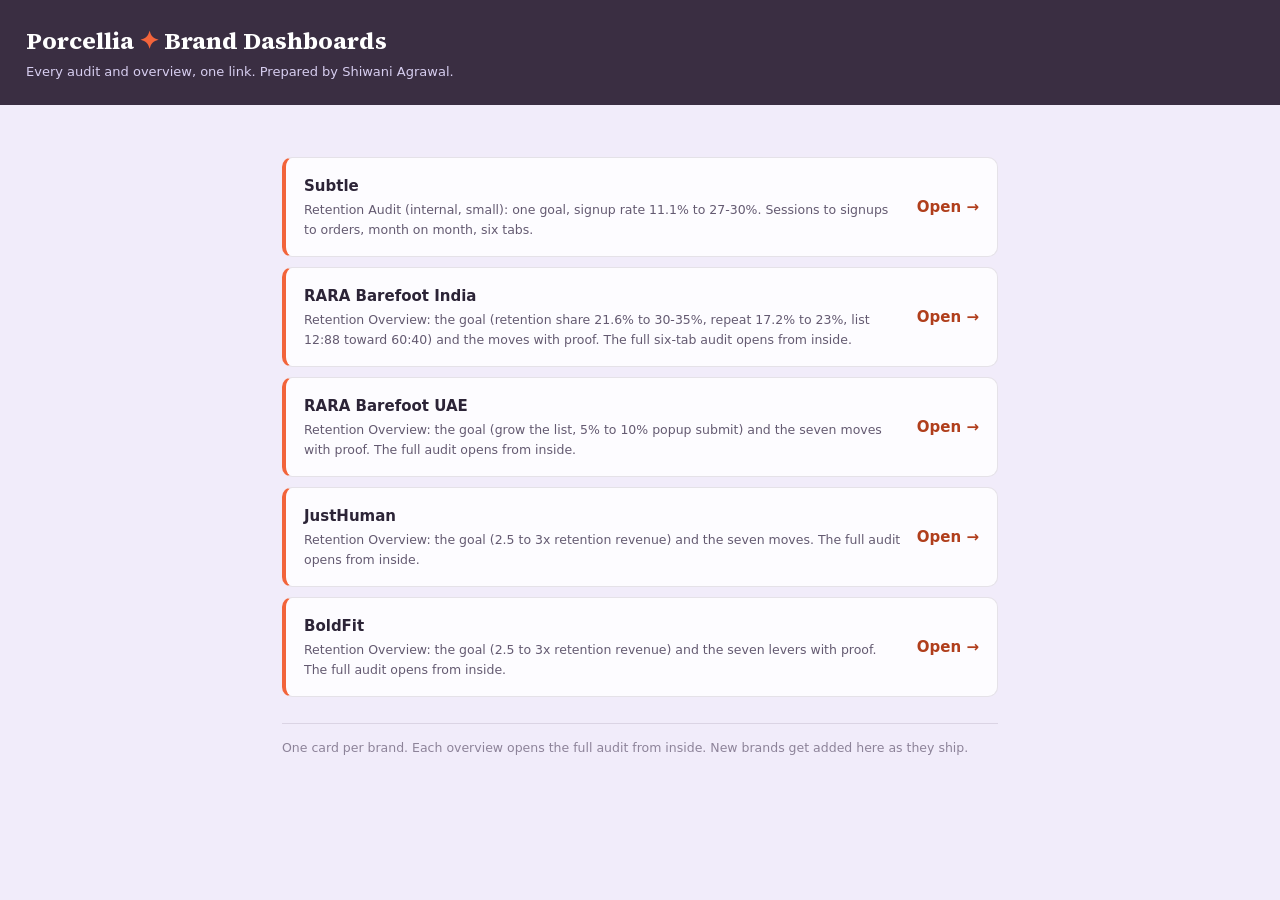
<file: index.html>
<!doctype html>
<html lang="en">
<head>
<meta charset="utf-8">
<meta name="viewport" content="width=device-width, initial-scale=1">
<title>Porcellia · Brand Dashboards</title>
<link rel="stylesheet" href="justhuman/porc-fonts.css">
<style>
  :root{--page:#f1ecfa;--card:#fdfcff;--ink:#2c2437;--ink2:#645a71;--muted:#8d8399;--ring:rgba(58,46,66,.12);--accent:#f2643b;--accent-ink:#b03e1c;--seq700:#3a2e42;}
  @media (prefers-color-scheme: dark){:root{--page:#221b2c;--card:#2f2739;--ink:#f4f0fa;--ink2:#c3b9d1;--muted:#948aa3;--ring:rgba(244,240,250,.12);--accent-ink:#ff8a63;--seq700:#e4d4ff;}}
  *{box-sizing:border-box;}
  body{margin:0;background:var(--page);color:var(--ink);font:15px/1.6 'Poppins',system-ui,sans-serif;}
  header{background:#3a2e42;color:#fff;padding:22px 26px;}
  .brandmark{font-family:'PorcSerif',Georgia,serif;font-weight:700;font-size:24px;}
  .brandmark em{font-style:normal;color:var(--accent);}
  .subtitle{color:#d7cef0;font-size:13px;margin-top:2px;}
  main{max-width:760px;margin:0 auto;padding:30px 22px 60px;}
  h2{font-family:'PorcSerif',Georgia,serif;font-size:20px;margin:26px 0 10px;}
  .links{display:grid;gap:10px;}
  a.card{display:flex;justify-content:space-between;align-items:center;gap:14px;background:var(--card);border:1px solid var(--ring);border-left:4px solid var(--accent);border-radius:10px;padding:16px 18px;text-decoration:none;color:var(--ink);}
  a.card:hover{border-color:var(--accent);}
  a.card .t{font-weight:600;font-size:15px;}
  a.card .d{font-size:12.5px;color:var(--ink2);margin-top:2px;}
  a.card .go{color:var(--accent-ink);font-weight:700;white-space:nowrap;}
  .note{font-size:12.5px;color:var(--muted);margin-top:26px;border-top:1px solid var(--ring);padding-top:14px;}
</style>
</head>
<body>
<header>
  <div class="brandmark">Porcellia <em>✦</em> Brand Dashboards</div>
  <div class="subtitle">Every audit and overview, one link. Prepared by Shiwani Agrawal.</div>
</header>
<main>
  <div class="links" style="margin-top:22px">
    <a class="card" href="subtle/"><span><span class="t">Subtle</span><div class="d">Retention Audit (internal, small): one goal, signup rate 11.1% to 27-30%. Sessions to signups to orders, month on month, six tabs.</div></span><span class="go">Open →</span></a>
    <a class="card" href="rara-barefoot-india/overview.html"><span><span class="t">RARA Barefoot India</span><div class="d">Retention Overview: the goal (retention share 21.6% to 30-35%, repeat 17.2% to 23%, list 12:88 toward 60:40) and the moves with proof. The full six-tab audit opens from inside.</div></span><span class="go">Open →</span></a>
    <a class="card" href="rara-barefoot-uae/overview.html"><span><span class="t">RARA Barefoot UAE</span><div class="d">Retention Overview: the goal (grow the list, 5% to 10% popup submit) and the seven moves with proof. The full audit opens from inside.</div></span><span class="go">Open →</span></a>
    <a class="card" href="justhuman/overview.html"><span><span class="t">JustHuman</span><div class="d">Retention Overview: the goal (2.5 to 3x retention revenue) and the seven moves. The full audit opens from inside.</div></span><span class="go">Open →</span></a>
    <a class="card" href="boldfit/overview.html"><span><span class="t">BoldFit</span><div class="d">Retention Overview: the goal (2.5 to 3x retention revenue) and the seven levers with proof. The full audit opens from inside.</div></span><span class="go">Open →</span></a>
  </div>
  <p class="note">One card per brand. Each overview opens the full audit from inside. New brands get added here as they ship.</p>
</main>
</body>
</html>
</file>
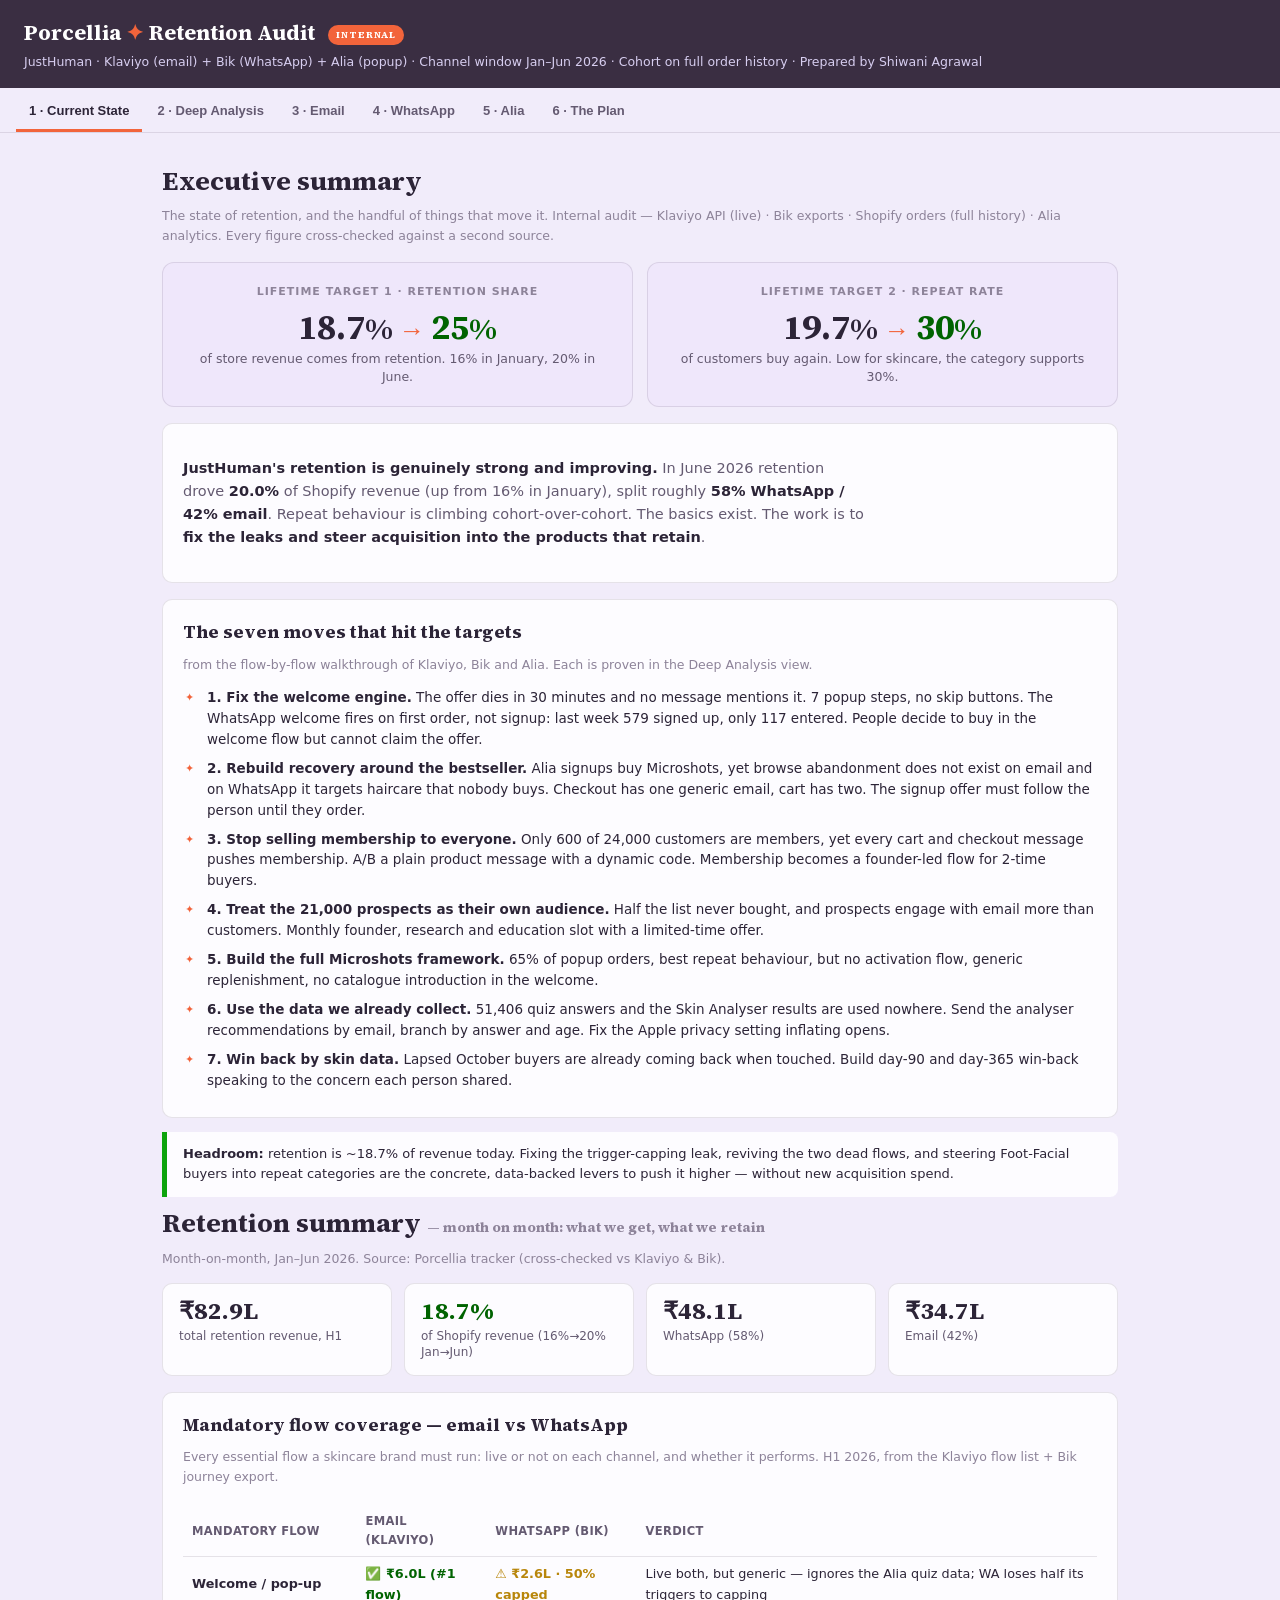
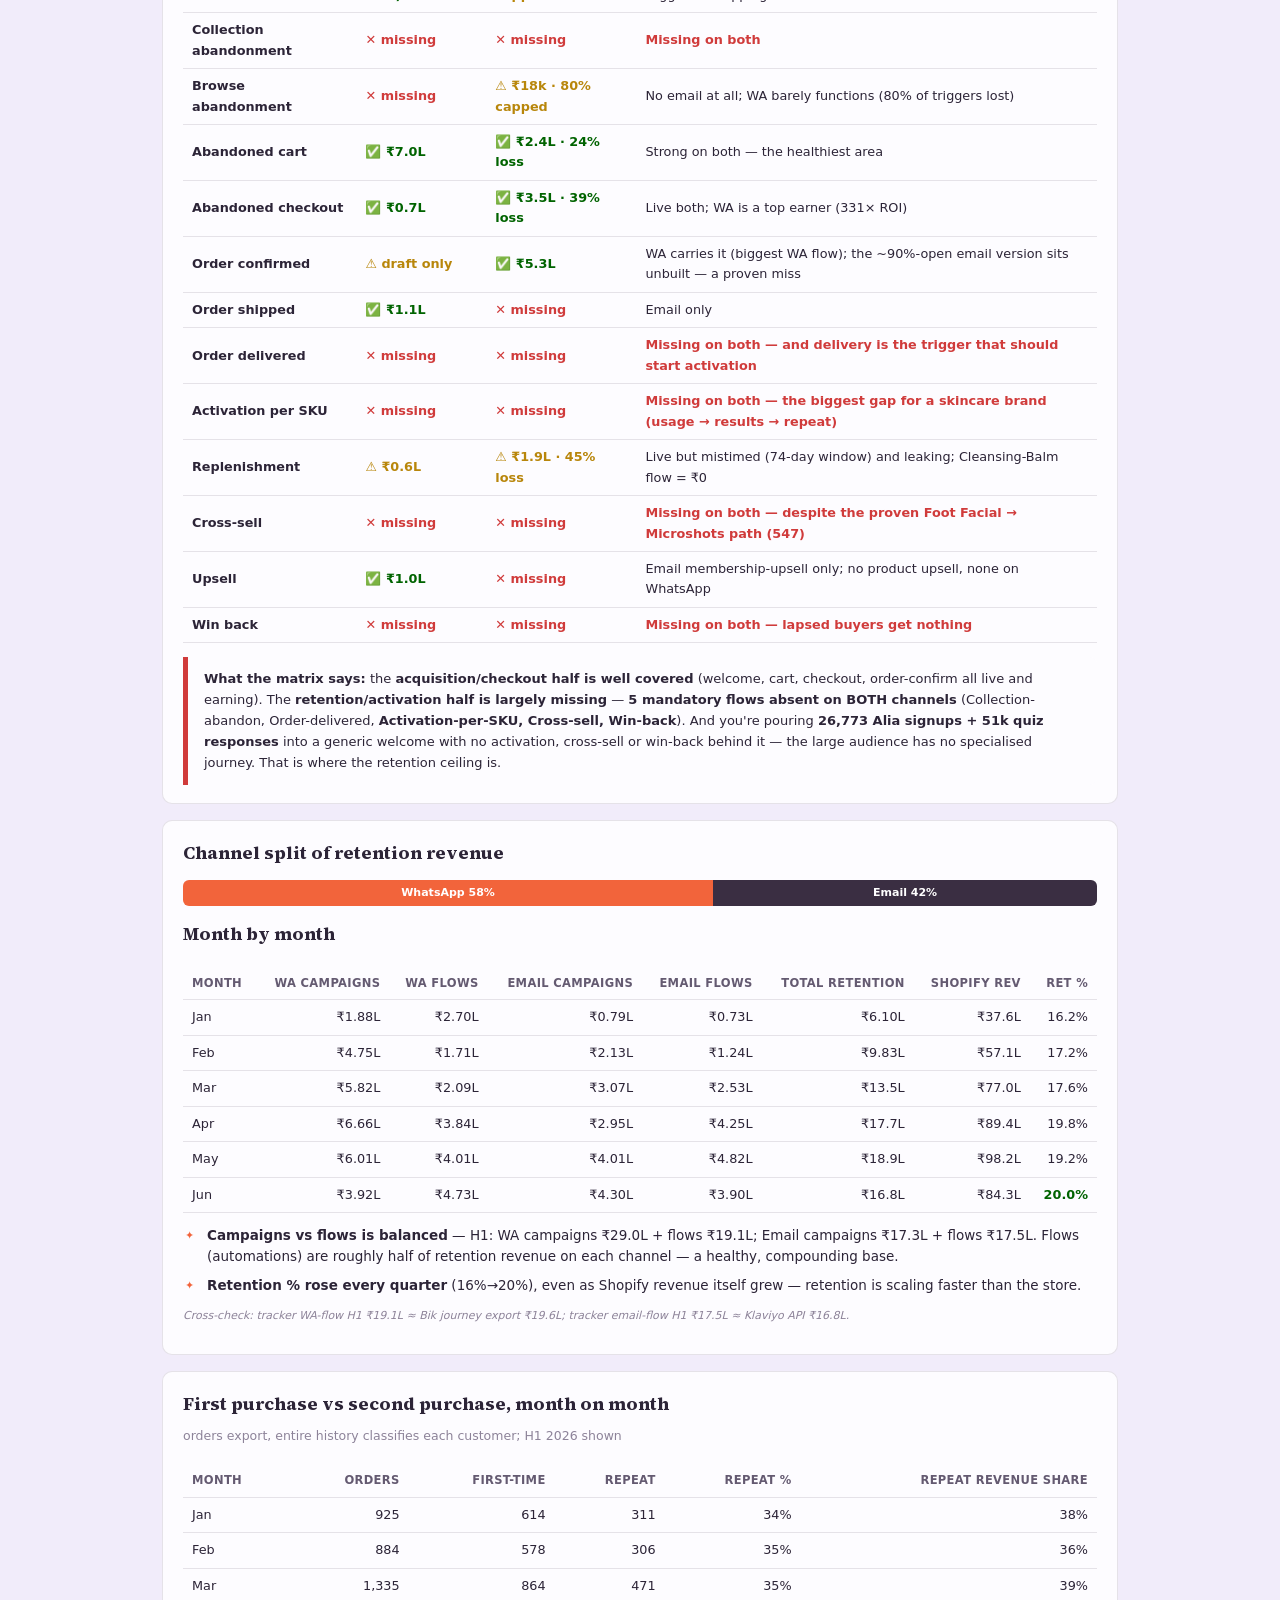
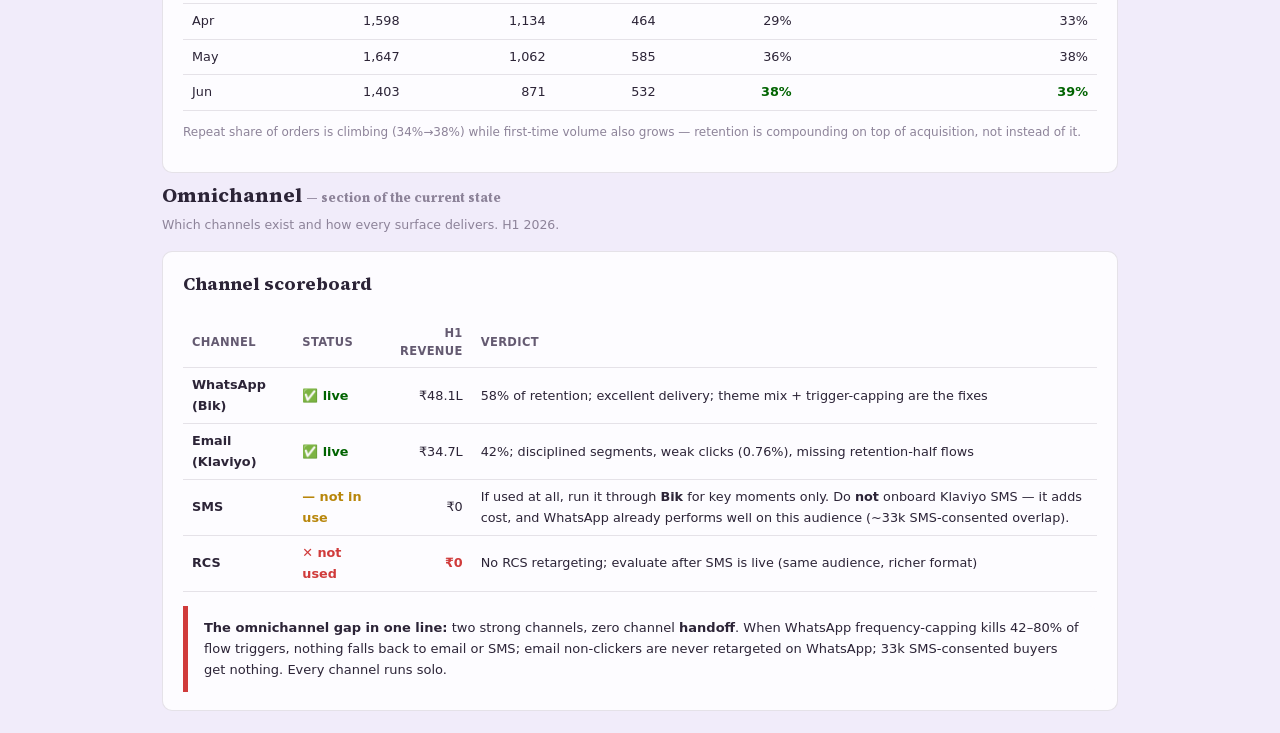
<file: justhuman/index.html>
<!doctype html>
<html lang="en">
<head>
<meta charset="utf-8">
<meta name="viewport" content="width=device-width, initial-scale=1">
<title>JustHuman · Retention Audit (Internal)</title>
<link rel="stylesheet" href="porc-fonts.css">
<style>
  :root{
    --page:#f1ecfa; --card:#fdfcff; --ink:#2c2437; --ink2:#645a71; --muted:#8d8399;
    --ring:rgba(58,46,66,.12); --accent:#f2643b; --accent-ink:#b03e1c; --good:#0ca30c; --good-text:#006300;
    --warn:#b8860b; --crit:#d03b3b; --seq700:#3a2e42; --hero:#efe7fb; --grid:#e2dbee;
  }
  @media (prefers-color-scheme: dark){:root{--page:#221b2c;--card:#2f2739;--ink:#f4f0fa;--ink2:#c3b9d1;--muted:#948aa3;--ring:rgba(244,240,250,.12);--accent:#f2643b;--accent-ink:#ff8a63;--good-text:#3ecf3e;--warn:#e5b53a;--crit:#ff6b6b;--seq700:#e4d4ff;--hero:#3a2f4a;--grid:#3d3449;}}
  :root[data-theme="dark"]{--page:#221b2c;--card:#2f2739;--ink:#f4f0fa;--ink2:#c3b9d1;--muted:#948aa3;--ring:rgba(244,240,250,.12);--accent:#f2643b;--accent-ink:#ff8a63;--good-text:#3ecf3e;--warn:#e5b53a;--crit:#ff6b6b;--seq700:#e4d4ff;--hero:#3a2f4a;--grid:#3d3449;}
  :root[data-theme="light"]{--page:#f1ecfa;--card:#fdfcff;--ink:#2c2437;--ink2:#645a71;--muted:#8d8399;--ring:rgba(58,46,66,.12);--accent:#f2643b;--accent-ink:#b03e1c;--good-text:#006300;--warn:#b8860b;--crit:#d03b3b;--seq700:#3a2e42;--hero:#efe7fb;--grid:#e2dbee;}
  *{box-sizing:border-box;}
  body{margin:0;background:var(--page);color:var(--ink);font:14.5px/1.6 'Poppins',system-ui,-apple-system,"Segoe UI",sans-serif;}
  header.top{background:var(--seq700);color:#fff;padding:16px 24px;}
  .brandmark{font-family:'PorcSerif',Georgia,serif;font-weight:700;font-size:21px;color:#fff;}
  .brandmark em{font-style:normal;color:var(--accent);}
  .subtitle{color:#d7cef0;font-size:12.5px;margin-top:2px;}
  .intbadge{display:inline-block;font-size:10px;font-weight:700;letter-spacing:.1em;text-transform:uppercase;background:var(--accent);color:#fff;padding:2px 8px;border-radius:99px;margin-left:8px;vertical-align:middle;}
  nav.tabs{position:sticky;top:0;z-index:10;background:var(--page);border-bottom:1px solid var(--ring);display:flex;flex-wrap:wrap;gap:2px;padding:6px 16px 0;}
  .tab{appearance:none;border:0;background:none;font-family:'Poppins',sans-serif;font-size:13px;font-weight:600;color:var(--ink2);padding:9px 13px 11px;cursor:pointer;border-bottom:3px solid transparent;white-space:nowrap;}
  .tab:hover{color:var(--ink);}
  .tab[aria-selected="true"]{color:var(--ink);border-bottom-color:var(--accent);}
  .wrap{max-width:1000px;margin:0 auto;padding:22px;}
  .view{display:none;} .view.active{display:block;}
  h1{font-family:'PorcSerif',Georgia,serif;font-weight:700;font-size:26px;margin:6px 0 4px;}
  h2{font-family:'PorcSerif',Georgia,serif;font-weight:700;font-size:18px;margin:0;}
  .kicker{color:var(--muted);font-size:12.5px;margin:2px 0 0;}
  .card{background:var(--card);border:1px solid var(--ring);border-radius:10px;padding:18px 20px;margin-top:16px;}
  .cardhead{display:flex;flex-wrap:wrap;align-items:baseline;justify-content:space-between;gap:6px 14px;margin-bottom:12px;}
  .tiles{display:grid;grid-template-columns:repeat(auto-fit,minmax(150px,1fr));gap:12px;margin-top:14px;}
  .tile{background:var(--card);border:1px solid var(--ring);border-radius:10px;padding:14px 16px;}
  .tile .v{font-family:'PorcSerif',Georgia,serif;font-weight:800;font-size:24px;line-height:1.1;}
  .tile .l{font-size:12px;color:var(--ink2);margin-top:4px;line-height:1.35;}
  .tile.good .v{color:var(--good-text);} .tile.hot .v{color:var(--crit);} .tile.warn .v{color:var(--warn);}
  table{width:100%;border-collapse:collapse;font-size:12.8px;margin-top:6px;}
  th,td{text-align:left;padding:7px 9px;border-bottom:1px solid var(--ring);}
  th{color:var(--ink2);font-weight:600;font-size:11.5px;text-transform:uppercase;letter-spacing:.03em;}
  td.num,th.num{text-align:right;font-variant-numeric:tabular-nums;}
  .tblwrap{overflow-x:auto;}
  .good-text{color:var(--good-text);font-weight:600;} .crit{color:var(--crit);font-weight:600;} .warn{color:var(--warn);font-weight:600;}
  .lede{color:var(--ink2);max-width:74ch;}
  .lede b{color:var(--ink);}
  ul.pts{margin:8px 0 0;padding-left:0;list-style:none;}
  ul.pts li{position:relative;padding-left:24px;font-size:13.5px;margin-bottom:8px;color:var(--ink);line-height:1.55;}
  ul.pts li::before{content:"✦";position:absolute;left:2px;top:2px;color:var(--accent);font-size:11px;}
  .split{display:flex;height:26px;border-radius:6px;overflow:hidden;font-size:11px;font-weight:700;color:#fff;margin:10px 0;}
  .split span{display:flex;align-items:center;justify-content:center;}
  details{border:1px solid var(--ring);border-radius:8px;margin-top:8px;background:var(--card);}
  details summary{cursor:pointer;padding:11px 14px;font-weight:600;font-size:13.5px;list-style:none;}
  details summary::-webkit-details-marker{display:none;}
  details summary::before{content:"▸ ";color:var(--accent);}
  details[open] summary::before{content:"▾ ";}
  details .body{padding:0 14px 14px;}
  .msg{border-left:3px solid var(--accent);background:var(--hero);border-radius:0 8px 8px 0;padding:10px 14px;margin-top:10px;}
  .msg .mh{font-weight:700;font-size:13px;}
  .msg .mstat{font-size:11.5px;color:var(--ink2);margin-top:3px;}
  .msg .mcopy{font-size:12px;color:var(--ink2);margin-top:6px;white-space:pre-line;border-top:1px dashed var(--ring);padding-top:6px;}
  .shot{margin-top:8px;border:1px dashed var(--baseline,#c8bedb);border-radius:6px;padding:10px;font-size:11.5px;color:var(--muted);text-align:center;}
  .flag{border-left:5px solid var(--crit);background:var(--card);border-radius:0 8px 8px 0;padding:12px 16px;margin-top:14px;font-size:13px;}
  .flag.win{border-left-color:var(--good);}
  .note{font-size:12px;color:var(--muted);margin-top:12px;}
  .src{font-size:11px;color:var(--muted);font-style:italic;}
  .targets{display:grid;grid-template-columns:1fr 1fr;gap:14px;margin:16px 0 6px;}
  .tgt{background:var(--hero);border:1px solid var(--ring);border-radius:12px;padding:20px 22px;text-align:center;}
  .tgt .lab{font-size:11px;color:var(--muted);text-transform:uppercase;letter-spacing:.09em;font-weight:700;}
  .tgt .amt{font-family:'PorcSerif',Georgia,serif;font-weight:800;font-size:34px;line-height:1.1;margin:8px 0 4px;}
  .tgt .amt .arr{color:var(--accent);font-size:26px;padding:0 6px;}
  .tgt .amt .to{color:var(--good-text);}
  .tgt .sub{font-size:12.5px;color:var(--ink2);line-height:1.45;}
  @media(max-width:640px){.wrap{padding:14px;}h1{font-size:22px;}.targets{grid-template-columns:1fr;}.tgt .amt{font-size:28px;}}
</style>
</head>
<body>
<header class="top">
  <div class="brandmark">Porcellia <em>✦</em> Retention Audit <span class="intbadge">Internal</span></div>
  <div class="subtitle">JustHuman · Klaviyo (email) + Bik (WhatsApp) + Alia (popup) · Channel window Jan–Jun 2026 · Cohort on full order history · Prepared by Shiwani Agrawal</div>
</header>

<nav class="tabs" role="tablist">
  <button class="tab" role="tab" aria-selected="true" data-view="g1">1 · Current State</button>
  <button class="tab" role="tab" aria-selected="false" data-view="g2">2 · Deep Analysis</button>
  <button class="tab" role="tab" aria-selected="false" data-view="g4">3 · Email</button>
  <button class="tab" role="tab" aria-selected="false" data-view="g5">4 · WhatsApp</button>
  <button class="tab" role="tab" aria-selected="false" data-view="g6">5 · Alia</button>
  <button class="tab" role="tab" aria-selected="false" data-view="g3">6 · The Plan</button>
</nav>

<main class="wrap">

<!-- ========== VIEW 1 · CURRENT STATE ========== -->
<section class="view active" id="v2" data-g="g1">
  <h1>Executive summary</h1>
  <p class="kicker">The state of retention, and the handful of things that move it. Internal audit — Klaviyo API (live) · Bik exports · Shopify orders (full history) · Alia analytics. Every figure cross-checked against a second source.</p>
  <div class="targets">
    <div class="tgt">
      <div class="lab">Lifetime target 1 · Retention share</div>
      <div class="amt">18.7<small>%</small><span class="arr">→</span><span class="to">25<small>%</small></span></div>
      <div class="sub">of store revenue comes from retention. 16% in January, 20% in June.</div>
    </div>
    <div class="tgt">
      <div class="lab">Lifetime target 2 · Repeat rate</div>
      <div class="amt">19.7<small>%</small><span class="arr">→</span><span class="to">30<small>%</small></span></div>
      <div class="sub">of customers buy again. Low for skincare, the category supports 30%.</div>
    </div>
  </div>
  <div class="card">
    <p class="lede"><b>JustHuman's retention is genuinely strong and improving.</b> In June 2026 retention drove <b>20.0%</b> of Shopify revenue (up from 16% in January), split roughly <b>58% WhatsApp / 42% email</b>. Repeat behaviour is climbing cohort-over-cohort. The basics exist. The work is to <b>fix the leaks and steer acquisition into the products that retain</b>.</p>
  </div>
  <div class="card">
    <div class="cardhead"><h2>The seven moves that hit the targets</h2><span class="kicker">from the flow-by-flow walkthrough of Klaviyo, Bik and Alia. Each is proven in the Deep Analysis view.</span></div>
    <ul class="pts">
      <li><b>1. Fix the welcome engine.</b> The offer dies in 30 minutes and no message mentions it. 7 popup steps, no skip buttons. The WhatsApp welcome fires on first order, not signup: last week 579 signed up, only 117 entered. People decide to buy in the welcome flow but cannot claim the offer.</li>
      <li><b>2. Rebuild recovery around the bestseller.</b> Alia signups buy Microshots, yet browse abandonment does not exist on email and on WhatsApp it targets haircare that nobody buys. Checkout has one generic email, cart has two. The signup offer must follow the person until they order.</li>
      <li><b>3. Stop selling membership to everyone.</b> Only 600 of 24,000 customers are members, yet every cart and checkout message pushes membership. A/B a plain product message with a dynamic code. Membership becomes a founder-led flow for 2-time buyers.</li>
      <li><b>4. Treat the 21,000 prospects as their own audience.</b> Half the list never bought, and prospects engage with email more than customers. Monthly founder, research and education slot with a limited-time offer.</li>
      <li><b>5. Build the full Microshots framework.</b> 65% of popup orders, best repeat behaviour, but no activation flow, generic replenishment, no catalogue introduction in the welcome.</li>
      <li><b>6. Use the data we already collect.</b> 51,406 quiz answers and the Skin Analyser results are used nowhere. Send the analyser recommendations by email, branch by answer and age. Fix the Apple privacy setting inflating opens.</li>
      <li><b>7. Win back by skin data.</b> Lapsed October buyers are already coming back when touched. Build day-90 and day-365 win-back speaking to the concern each person shared.</li>
    </ul>
  </div>
  <div class="flag win"><b>Headroom:</b> retention is ~18.7% of revenue today. Fixing the trigger-capping leak, reviving the two dead flows, and steering Foot-Facial buyers into repeat categories are the concrete, data-backed levers to push it higher — without new acquisition spend.</div>
</section>

<!-- ========== 3 RETENTION SUMMARY ========== -->
<section class="view" id="v3" data-g="g1">
  <h1>Retention summary <span style="font-size:14px;color:var(--muted)">— month on month: what we get, what we retain</span></h1>
  <p class="kicker">Month-on-month, Jan–Jun 2026. Source: Porcellia tracker (cross-checked vs Klaviyo & Bik).</p>
  <div class="tiles">
    <div class="tile"><div class="v">₹82.9L</div><div class="l">total retention revenue, H1</div></div>
    <div class="tile good"><div class="v">18.7%</div><div class="l">of Shopify revenue (16%→20% Jan→Jun)</div></div>
    <div class="tile"><div class="v">₹48.1L</div><div class="l">WhatsApp (58%)</div></div>
    <div class="tile"><div class="v">₹34.7L</div><div class="l">Email (42%)</div></div>
  </div>
  <div class="card" id="coverage">
    <div class="cardhead"><h2>Mandatory flow coverage — email vs WhatsApp</h2><span class="kicker">Every essential flow a skincare brand must run: live or not on each channel, and whether it performs. H1 2026, from the Klaviyo flow list + Bik journey export.</span></div>
    <div class="tblwrap"><table>
      <thead><tr><th>Mandatory flow</th><th>Email (Klaviyo)</th><th>WhatsApp (Bik)</th><th>Verdict</th></tr></thead>
      <tbody>
        <tr><td><b>Welcome / pop-up</b></td><td class="good-text">✅ ₹6.0L (#1 flow)</td><td class="warn">⚠️ ₹2.6L · 50% capped</td><td>Live both, but generic — ignores the Alia quiz data; WA loses half its triggers to capping</td></tr>
        <tr><td><b>Collection abandonment</b></td><td class="crit">✕ missing</td><td class="crit">✕ missing</td><td class="crit">Missing on both</td></tr>
        <tr><td><b>Browse abandonment</b></td><td class="crit">✕ missing</td><td class="warn">⚠️ ₹18k · 80% capped</td><td>No email at all; WA barely functions (80% of triggers lost)</td></tr>
        <tr><td><b>Abandoned cart</b></td><td class="good-text">✅ ₹7.0L</td><td class="good-text">✅ ₹2.4L · 24% loss</td><td>Strong on both — the healthiest area</td></tr>
        <tr><td><b>Abandoned checkout</b></td><td class="good-text">✅ ₹0.7L</td><td class="good-text">✅ ₹3.5L · 39% loss</td><td>Live both; WA is a top earner (331× ROI)</td></tr>
        <tr><td><b>Order confirmed</b></td><td class="warn">⚠️ draft only</td><td class="good-text">✅ ₹5.3L</td><td>WA carries it (biggest WA flow); the ~90%-open email version sits unbuilt — a proven miss</td></tr>
        <tr><td><b>Order shipped</b></td><td class="good-text">✅ ₹1.1L</td><td class="crit">✕ missing</td><td>Email only</td></tr>
        <tr><td><b>Order delivered</b></td><td class="crit">✕ missing</td><td class="crit">✕ missing</td><td class="crit">Missing on both — and delivery is the trigger that should start activation</td></tr>
        <tr><td><b>Activation per SKU</b></td><td class="crit">✕ missing</td><td class="crit">✕ missing</td><td class="crit">Missing on both — the biggest gap for a skincare brand (usage → results → repeat)</td></tr>
        <tr><td><b>Replenishment</b></td><td class="warn">⚠️ ₹0.6L</td><td class="warn">⚠️ ₹1.9L · 45% loss</td><td>Live but mistimed (74-day window) and leaking; Cleansing-Balm flow = ₹0</td></tr>
        <tr><td><b>Cross-sell</b></td><td class="crit">✕ missing</td><td class="crit">✕ missing</td><td class="crit">Missing on both — despite the proven Foot Facial → Microshots path (547)</td></tr>
        <tr><td><b>Upsell</b></td><td class="good-text">✅ ₹1.0L</td><td class="crit">✕ missing</td><td>Email membership-upsell only; no product upsell, none on WhatsApp</td></tr>
        <tr><td><b>Win back</b></td><td class="crit">✕ missing</td><td class="crit">✕ missing</td><td class="crit">Missing on both — lapsed buyers get nothing</td></tr>
      </tbody>
    </table></div>
    <div class="flag"><b>What the matrix says:</b> the <b>acquisition/checkout half is well covered</b> (welcome, cart, checkout, order-confirm all live and earning). The <b>retention/activation half is largely missing</b> — <b>5 mandatory flows absent on BOTH channels</b> (Collection-abandon, Order-delivered, <b>Activation-per-SKU, Cross-sell, Win-back</b>). And you're pouring <b>26,773 Alia signups + 51k quiz responses</b> into a generic welcome with no activation, cross-sell or win-back behind it — the large audience has no specialised journey. That is where the retention ceiling is.</div>
  </div>

  <div class="card">
    <div class="cardhead"><h2>Channel split of retention revenue</h2></div>
    <div class="split"><span style="width:58%;background:var(--accent)">WhatsApp 58%</span><span style="width:42%;background:var(--seq700)">Email 42%</span></div>
    <div class="cardhead" style="margin-top:14px"><h2>Month by month</h2></div>
    <div class="tblwrap"><table>
      <thead><tr><th>Month</th><th class="num">WA campaigns</th><th class="num">WA flows</th><th class="num">Email campaigns</th><th class="num">Email flows</th><th class="num">Total retention</th><th class="num">Shopify rev</th><th class="num">Ret %</th></tr></thead>
      <tbody>
        <tr><td>Jan</td><td class="num">₹1.88L</td><td class="num">₹2.70L</td><td class="num">₹0.79L</td><td class="num">₹0.73L</td><td class="num">₹6.10L</td><td class="num">₹37.6L</td><td class="num">16.2%</td></tr>
        <tr><td>Feb</td><td class="num">₹4.75L</td><td class="num">₹1.71L</td><td class="num">₹2.13L</td><td class="num">₹1.24L</td><td class="num">₹9.83L</td><td class="num">₹57.1L</td><td class="num">17.2%</td></tr>
        <tr><td>Mar</td><td class="num">₹5.82L</td><td class="num">₹2.09L</td><td class="num">₹3.07L</td><td class="num">₹2.53L</td><td class="num">₹13.5L</td><td class="num">₹77.0L</td><td class="num">17.6%</td></tr>
        <tr><td>Apr</td><td class="num">₹6.66L</td><td class="num">₹3.84L</td><td class="num">₹2.95L</td><td class="num">₹4.25L</td><td class="num">₹17.7L</td><td class="num">₹89.4L</td><td class="num">19.8%</td></tr>
        <tr><td>May</td><td class="num">₹6.01L</td><td class="num">₹4.01L</td><td class="num">₹4.01L</td><td class="num">₹4.82L</td><td class="num">₹18.9L</td><td class="num">₹98.2L</td><td class="num">19.2%</td></tr>
        <tr><td>Jun</td><td class="num">₹3.92L</td><td class="num">₹4.73L</td><td class="num">₹4.30L</td><td class="num">₹3.90L</td><td class="num">₹16.8L</td><td class="num">₹84.3L</td><td class="num good-text">20.0%</td></tr>
      </tbody>
    </table></div>
    <ul class="pts" style="margin-top:12px">
      <li><b>Campaigns vs flows is balanced</b> — H1: WA campaigns ₹29.0L + flows ₹19.1L; Email campaigns ₹17.3L + flows ₹17.5L. Flows (automations) are roughly half of retention revenue on each channel — a healthy, compounding base.</li>
      <li><b>Retention % rose every quarter</b> (16%→20%), even as Shopify revenue itself grew — retention is scaling faster than the store.</li>
    </ul>
    <p class="src">Cross-check: tracker WA-flow H1 ₹19.1L ≈ Bik journey export ₹19.6L; tracker email-flow H1 ₹17.5L ≈ Klaviyo API ₹16.8L.</p>
  </div>
  <div class="card">
    <div class="cardhead"><h2>First purchase vs second purchase, month on month</h2><span class="kicker">orders export, entire history classifies each customer; H1 2026 shown</span></div>
    <div class="tblwrap"><table>
      <thead><tr><th>Month</th><th class="num">Orders</th><th class="num">First-time</th><th class="num">Repeat</th><th class="num">Repeat %</th><th class="num">Repeat revenue share</th></tr></thead>
      <tbody>
        <tr><td>Jan</td><td class="num">925</td><td class="num">614</td><td class="num">311</td><td class="num">34%</td><td class="num">38%</td></tr>
        <tr><td>Feb</td><td class="num">884</td><td class="num">578</td><td class="num">306</td><td class="num">35%</td><td class="num">36%</td></tr>
        <tr><td>Mar</td><td class="num">1,335</td><td class="num">864</td><td class="num">471</td><td class="num">35%</td><td class="num">39%</td></tr>
        <tr><td>Apr</td><td class="num">1,598</td><td class="num">1,134</td><td class="num">464</td><td class="num">29%</td><td class="num">33%</td></tr>
        <tr><td>May</td><td class="num">1,647</td><td class="num">1,062</td><td class="num">585</td><td class="num">36%</td><td class="num">38%</td></tr>
        <tr><td>Jun</td><td class="num">1,403</td><td class="num">871</td><td class="num">532</td><td class="num good-text">38%</td><td class="num good-text">39%</td></tr>
      </tbody>
    </table></div>
    <p class="note">Repeat share of orders is climbing (34%→38%) while first-time volume also grows — retention is compounding on top of acquisition, not instead of it.</p>
  </div>
</section>

<!-- ========== 4 COHORT ========== -->
<section class="view" id="v4" data-g="g2">
  <h1>Cohort-level analysis</h1>
  <p class="kicker">Entire order history (36,059 orders, 2021→2026; voided excluded). Customer key = email.</p>
  <div class="tiles">
    <div class="tile"><div class="v">25,764</div><div class="l">customers (bought at least once, customer file)</div></div>
    <div class="tile hot"><div class="v">32,863</div><div class="l">prospects: never placed an order (56% of the 58,627 file)</div></div>
    <div class="tile warn"><div class="v">19.7%</div><div class="l">repeat rate (2+ orders) — LOW for skincare; target 30%</div></div>
    <div class="tile"><div class="v">74 days</div><div class="l">median time to 2nd order</div></div>
    <div class="tile"><div class="v">₹4.81 Cr</div><div class="l">2025 revenue → ₹4.14 Cr in H1 2026 alone</div></div>
  </div>
  <div class="card">
    <div class="cardhead"><h2>Where the retention is (and isn't): first product → % who buy again</h2></div>
    <div class="tblwrap"><table>
      <thead><tr><th>First product</th><th class="num">First-buyers</th><th class="num">Buy again</th></tr></thead>
      <tbody>
        <tr><td>30-Sec Foot Facial <span class="crit">(acquisition hero)</span></td><td class="num">10,827</td><td class="num crit">13.0%</td></tr>
        <tr><td>Microshots</td><td class="num">6,973</td><td class="num">25.3%</td></tr>
        <tr><td>Hair range</td><td class="num">4,733</td><td class="num good-text">26.9%</td></tr>
        <tr><td>Peace / Face Mask</td><td class="num">1,696</td><td class="num">26.6%</td></tr>
        <tr><td>Body</td><td class="num">1,436</td><td class="num">25.5%</td></tr>
        <tr><td>Sensation Cream</td><td class="num">457</td><td class="num good-text">27.6%</td></tr>
        <tr><td>Membership</td><td class="num">276</td><td class="num">18.5%</td></tr>
      </tbody>
    </table></div>
    <div class="flag"><b>The key finding:</b> Foot Facial acquires the most first-buyers but retains the worst (13%). Microshots, Hair and Sensation Cream retain ~2× better. <b>Steering Foot-Facial buyers into those categories is the single biggest cohort lever.</b></div>
  </div>

  <div class="card">
    <div class="cardhead"><h2>Cross-sell / up-sell map — what repeat buyers buy next</h2><span class="kicker">1st purchase → 2nd purchase, by category (4,238 repeat customers). Hover a ribbon.</span></div>
    <div style="color:var(--ink);overflow-x:auto">
<svg viewBox="0 0 760 410" xmlns="http://www.w3.org/2000/svg" style="min-width:640px;width:100%;height:auto;font-family:Poppins,sans-serif">
<path d="M169.0 22.0 C380.0 22.0 380.0 22.0 591.0 22.0 L591.0 91.2 C380.0 91.2 380.0 91.2 169.0 91.2 Z" fill="#7f5fc4" opacity="0.4"><title>Microshots to Microshots: 883</title></path>
<path d="M169.0 265.1 C380.0 265.1 380.0 222.5 591.0 222.5 L591.0 277.3 C380.0 277.3 380.0 319.9 169.0 319.9 Z" fill="#7f5fc4" opacity="0.4"><title>Hair to Hair: 700</title></path>
<path d="M169.0 163.7 C380.0 163.7 380.0 91.2 591.0 91.2 L591.0 134.0 C380.0 134.0 380.0 206.6 169.0 206.6 Z" fill="#f2643b" opacity="0.5"><title>Foot Facial to Microshots: 547</title></path>
<path d="M169.0 206.6 C380.0 206.6 380.0 152.4 591.0 152.4 L591.0 185.7 C380.0 185.7 380.0 239.9 169.0 239.9 Z" fill="#7f5fc4" opacity="0.4"><title>Foot Facial to Foot Facial: 425</title></path>
<path d="M169.0 91.2 C380.0 91.2 380.0 185.7 591.0 185.7 L591.0 206.9 C380.0 206.9 380.0 112.3 169.0 112.3 Z" fill="#f2643b" opacity="0.4"><title>Microshots to Foot Facial: 270</title></path>
<path d="M169.0 112.3 C380.0 112.3 380.0 295.1 591.0 295.1 L591.0 313.3 C380.0 313.3 380.0 130.5 169.0 130.5 Z" fill="#f2643b" opacity="0.4"><title>Microshots to Sensation Cream: 232</title></path>
<path d="M169.0 376.1 C380.0 376.1 380.0 377.0 591.0 377.0 L591.0 394.9 C380.0 394.9 380.0 394.0 169.0 394.0 Z" fill="#7f5fc4" opacity="0.4"><title>Other to Other: 228</title></path>
<path d="M169.0 319.9 C380.0 319.9 380.0 134.0 591.0 134.0 L591.0 146.5 C380.0 146.5 380.0 332.4 169.0 332.4 Z" fill="#f2643b" opacity="0.4"><title>Hair to Microshots: 159</title></path>
<path d="M169.0 130.5 C380.0 130.5 380.0 320.4 591.0 320.4 L591.0 332.1 C380.0 332.1 380.0 142.2 169.0 142.2 Z" fill="#f2643b" opacity="0.4"><title>Microshots to Face Mask: 149</title></path>
<path d="M169.0 332.4 C380.0 332.4 380.0 206.9 591.0 206.9 L591.0 217.6 C380.0 217.6 380.0 343.1 169.0 343.1 Z" fill="#f2643b" opacity="0.4"><title>Hair to Foot Facial: 137</title></path>
<path d="M169.0 239.9 C380.0 239.9 380.0 277.3 591.0 277.3 L591.0 285.0 C380.0 285.0 380.0 247.5 169.0 247.5 Z" fill="#f2643b" opacity="0.4"><title>Foot Facial to Hair: 98</title></path>
<path d="M169.0 142.2 C380.0 142.2 380.0 285.0 591.0 285.0 L591.0 290.4 C380.0 290.4 380.0 147.6 169.0 147.6 Z" fill="#f2643b" opacity="0.4"><title>Microshots to Hair: 69</title></path>
<path d="M169.0 247.5 C380.0 247.5 380.0 332.1 591.0 332.1 L591.0 337.3 C380.0 337.3 380.0 252.7 169.0 252.7 Z" fill="#f2643b" opacity="0.4"><title>Foot Facial to Face Mask: 66</title></path>
<path d="M169.0 363.3 C380.0 363.3 380.0 356.4 591.0 356.4 L591.0 361.3 C380.0 361.3 380.0 368.1 169.0 368.1 Z" fill="#7f5fc4" opacity="0.4"><title>Body to Body: 62</title></path>
<path d="M169.0 252.7 C380.0 252.7 380.0 361.3 591.0 361.3 L591.0 365.6 C380.0 365.6 380.0 257.1 169.0 257.1 Z" fill="#f2643b" opacity="0.4"><title>Foot Facial to Body: 56</title></path>
<path d="M169.0 147.6 C380.0 147.6 380.0 344.4 591.0 344.4 L591.0 348.6 C380.0 348.6 380.0 151.7 169.0 151.7 Z" fill="#f2643b" opacity="0.4"><title>Microshots to Cleansing Balm: 53</title></path>
<path d="M169.0 351.1 C380.0 351.1 380.0 146.5 591.0 146.5 L591.0 150.6 C380.0 150.6 380.0 355.3 169.0 355.3 Z" fill="#f2643b" opacity="0.4"><title>Face Mask to Microshots: 53</title></path>
<path d="M169.0 151.7 C380.0 151.7 380.0 365.6 591.0 365.6 L591.0 369.6 C380.0 369.6 380.0 155.7 169.0 155.7 Z" fill="#f2643b" opacity="0.4"><title>Microshots to Body: 51</title></path>
<rect x="155" y="22.0" width="14" height="133.7" rx="3" fill="#7f5fc4"/><text x="147" y="92.9" text-anchor="end" font-size="12" font-weight="600" fill="currentColor">Microshots <tspan fill="#8d8399">1707</tspan></text>
<rect x="155" y="163.7" width="14" height="93.4" rx="3" fill="#7f5fc4"/><text x="147" y="214.4" text-anchor="end" font-size="12" font-weight="600" fill="currentColor">Foot Facial <tspan fill="#8d8399">1192</tspan></text>
<rect x="155" y="265.1" width="14" height="78.0" rx="3" fill="#7f5fc4"/><text x="147" y="308.1" text-anchor="end" font-size="12" font-weight="600" fill="currentColor">Hair <tspan fill="#8d8399">996</tspan></text>
<rect x="155" y="351.1" width="14" height="4.2" rx="3" fill="#7f5fc4"/><text x="147" y="357.2" text-anchor="end" font-size="12" font-weight="600" fill="currentColor">Face Mask <tspan fill="#8d8399">53</tspan></text>
<rect x="155" y="363.3" width="14" height="4.9" rx="3" fill="#7f5fc4"/><text x="147" y="369.7" text-anchor="end" font-size="12" font-weight="600" fill="currentColor">Body <tspan fill="#8d8399">62</tspan></text>
<rect x="155" y="376.1" width="14" height="17.9" rx="3" fill="#7f5fc4"/><text x="147" y="389.1" text-anchor="end" font-size="12" font-weight="600" fill="currentColor">Other <tspan fill="#8d8399">228</tspan></text>
<rect x="591" y="22.0" width="14" height="122.4" rx="3" fill="#f2643b"/><text x="613" y="87.2" text-anchor="start" font-size="12" font-weight="600" fill="currentColor"><tspan fill="#8d8399">1642</tspan> Microshots</text>
<rect x="591" y="152.4" width="14" height="62.0" rx="3" fill="#f2643b"/><text x="613" y="187.5" text-anchor="start" font-size="12" font-weight="600" fill="currentColor"><tspan fill="#8d8399">832</tspan> Foot Facial</text>
<rect x="591" y="222.5" width="14" height="64.6" rx="3" fill="#f2643b"/><text x="613" y="258.8" text-anchor="start" font-size="12" font-weight="600" fill="currentColor"><tspan fill="#8d8399">867</tspan> Hair</text>
<rect x="591" y="295.1" width="14" height="17.3" rx="3" fill="#f2643b"/><text x="613" y="307.8" text-anchor="start" font-size="12" font-weight="600" fill="currentColor"><tspan fill="#8d8399">232</tspan> Sensation Cream</text>
<rect x="591" y="320.4" width="14" height="16.0" rx="3" fill="#f2643b"/><text x="613" y="332.4" text-anchor="start" font-size="12" font-weight="600" fill="currentColor"><tspan fill="#8d8399">215</tspan> Face Mask</text>
<rect x="591" y="344.4" width="14" height="4.0" rx="3" fill="#f2643b"/><text x="613" y="350.4" text-anchor="start" font-size="12" font-weight="600" fill="currentColor"><tspan fill="#8d8399">53</tspan> Cleansing Balm</text>
<rect x="591" y="356.4" width="14" height="12.6" rx="3" fill="#f2643b"/><text x="613" y="366.7" text-anchor="start" font-size="12" font-weight="600" fill="currentColor"><tspan fill="#8d8399">169</tspan> Body</text>
<rect x="591" y="377.0" width="14" height="17.0" rx="3" fill="#f2643b"/><text x="613" y="389.5" text-anchor="start" font-size="12" font-weight="600" fill="currentColor"><tspan fill="#8d8399">228</tspan> Other</text>
<text x="155" y="12" text-anchor="middle" font-size="10.5" fill="#8d8399" letter-spacing="1">FIRST PURCHASE</text>
<text x="605" y="12" text-anchor="middle" font-size="10.5" fill="#8d8399" letter-spacing="1">SECOND PURCHASE</text>
</svg>
    </div>
    <div class="legend" style="display:flex;gap:16px;font-size:12px;color:var(--ink2);margin-top:6px"><span><span style="display:inline-block;width:12px;height:12px;background:#7f5fc4;border-radius:2px;vertical-align:middle"></span> same category (replenishment)</span><span><span style="display:inline-block;width:12px;height:12px;background:#f2643b;border-radius:2px;vertical-align:middle"></span> crossed category (cross-sell)</span></div>
    <div class="tblwrap" style="margin-top:14px"><table>
      <thead><tr><th>Top up-sell / cross-sell paths (1st → 2nd)</th><th class="num">Customers</th><th>Type</th></tr></thead>
      <tbody>
        <tr><td>Foot Facial → Microshots</td><td class="num good-text">547</td><td>up-sell (cheap → premium)</td></tr>
        <tr><td>Microshots → Foot Facial</td><td class="num">270</td><td>cross-sell</td></tr>
        <tr><td>Microshots → Sensation Cream</td><td class="num">232</td><td>up-sell</td></tr>
        <tr><td>Hair → Microshots</td><td class="num">159</td><td>cross-sell</td></tr>
        <tr><td>Microshots → Face Mask</td><td class="num">149</td><td>cross-sell / bundle</td></tr>
        <tr><td>Hair → Foot Facial</td><td class="num">137</td><td>cross-sell</td></tr>
      </tbody>
    </table></div>
    <div class="flag win"><b>The cross-sell playbook:</b> the 2nd order splits <b>49% same-category (replenishment) / 51% crossed (discovery)</b>. The single biggest crossing is <b>Foot Facial → Microshots (547)</b> — the exact path that fixes the Foot-Facial retention gap. Build the post-Foot-Facial flow to push Microshots; push Microshots buyers to Sensation Cream + Face Mask. Same-product rebuy (Microshots 612, Foot Facial 426) confirms replenishment flows are earning their place.</div>
  </div>
  <div class="card">
    <div class="cardhead"><h2>Repeat is improving cohort-over-cohort</h2><span class="kicker">% placing a 2nd order within 90 days of their first</span></div>
    <div class="tblwrap"><table>
      <thead><tr><th>First-order month</th><th class="num">Cohort</th><th class="num">by 30d</th><th class="num">by 60d</th><th class="num">by 90d</th></tr></thead>
      <tbody>
        <tr><td>2024 (avg)</td><td class="num">~600/mo</td><td class="num">~4%</td><td class="num">~6%</td><td class="num">~8%</td></tr>
        <tr><td>Sep 2025</td><td class="num">586</td><td class="num">7.2%</td><td class="num">13.1%</td><td class="num good-text">16.7%</td></tr>
        <tr><td>Nov 2025</td><td class="num">832</td><td class="num">7.9%</td><td class="num">12.1%</td><td class="num">14.3%</td></tr>
        <tr><td>Feb 2026</td><td class="num">572</td><td class="num">6.3%</td><td class="num">13.3%</td><td class="num good-text">17.5%</td></tr>
        <tr><td>Apr 2026</td><td class="num">1,129</td><td class="num">6.1%</td><td class="num">11.0%</td><td class="num">13.0%</td></tr>
      </tbody>
    </table></div>
    <p class="note">Day-90 repeat roughly doubled from 2024 (~8%) to 2025–26 (14–17%) — retention work is visibly landing. May/Jun 2026 cohorts aren't shown mature (not yet 90 days old).</p>
  </div>
  <div class="card">
    <div class="cardhead"><h2>First, second and third orders, month on month</h2><span class="kicker">every order classified by whether it was that customer's 1st, 2nd or 3rd+ purchase. Last 12 months.</span></div>
    <div class="tblwrap"><table>
      <thead><tr><th>Month</th><th class="num">1st orders</th><th class="num">2nd orders</th><th class="num">3rd+ orders</th><th class="num">Repeat share of orders</th><th class="num">Repeat share of revenue</th></tr></thead>
      <tbody>
        <tr><td>Jul 2025</td><td class="num">1,047</td><td class="num">158</td><td class="num">125</td><td class="num">21.3%</td><td class="num">28.8%</td></tr>
        <tr><td>Aug</td><td class="num">876</td><td class="num">181</td><td class="num">138</td><td class="num">26.7%</td><td class="num">30.7%</td></tr>
        <tr><td>Sep</td><td class="num">586</td><td class="num">214</td><td class="num">139</td><td class="num">37.6%</td><td class="num">41.3%</td></tr>
        <tr><td>Oct</td><td class="num">775</td><td class="num">194</td><td class="num">152</td><td class="num">30.9%</td><td class="num">34.5%</td></tr>
        <tr><td>Nov</td><td class="num">832</td><td class="num">249</td><td class="num">242</td><td class="num">37.1%</td><td class="num">38.5%</td></tr>
        <tr><td>Dec</td><td class="num">743</td><td class="num">202</td><td class="num">206</td><td class="num">35.4%</td><td class="num">40.9%</td></tr>
        <tr><td>Jan 2026</td><td class="num">608</td><td class="num">155</td><td class="num">162</td><td class="num">34.3%</td><td class="num">38.1%</td></tr>
        <tr><td>Feb</td><td class="num">572</td><td class="num">170</td><td class="num">142</td><td class="num">35.3%</td><td class="num">36.1%</td></tr>
        <tr><td>Mar</td><td class="num">858</td><td class="num">242</td><td class="num">235</td><td class="num">35.7%</td><td class="num">39.0%</td></tr>
        <tr><td>Apr</td><td class="num">1,129</td><td class="num">266</td><td class="num">203</td><td class="num">29.3%</td><td class="num">33.0%</td></tr>
        <tr><td>May</td><td class="num">1,055</td><td class="num">290</td><td class="num">302</td><td class="num">35.9%</td><td class="num">38.6%</td></tr>
        <tr><td>Jun</td><td class="num">862</td><td class="num">274</td><td class="num good-text">267</td><td class="num good-text">38.6%</td><td class="num good-text">39.7%</td></tr>
      </tbody>
    </table></div>
    <p class="note">Third-plus orders doubled in a year (125 to 267 a month). Second orders grew 73%. The base is compounding; the missing flows in the plan are what push repeat share from 38% of orders toward the 30% lifetime repeat target. Lifetime distribution: 1x 19,442 · 2x 2,993 · 3x 944 · 4+ 824.</p>
  </div>
</section>

<!-- ========== 5 EMAIL ========== -->


<!-- ========== 6 WHATSAPP ========== -->


<!-- ========== 7 ALIA ========== -->


<!-- ========== 8 OMNICHANNEL ========== -->
<section class="view" id="v8" data-g="g1">
  <h1 style="font-size:20px">Omnichannel <span style="font-size:13px;color:var(--muted)">— section of the current state</span></h1>
  <p class="kicker">Which channels exist and how every surface delivers. H1 2026.</p>
  <div class="card">
    <div class="cardhead"><h2>Channel scoreboard</h2></div>
    <div class="tblwrap"><table>
      <thead><tr><th>Channel</th><th>Status</th><th class="num">H1 revenue</th><th>Verdict</th></tr></thead>
      <tbody>
        <tr><td><b>WhatsApp (Bik)</b></td><td class="good-text">✅ live</td><td class="num">₹48.1L</td><td>58% of retention; excellent delivery; theme mix + trigger-capping are the fixes</td></tr>
        <tr><td><b>Email (Klaviyo)</b></td><td class="good-text">✅ live</td><td class="num">₹34.7L</td><td>42%; disciplined segments, weak clicks (0.76%), missing retention-half flows</td></tr>
        <tr><td><b>SMS</b></td><td class="warn">— not in use</td><td class="num">₹0</td><td>If used at all, run it through <b>Bik</b> for key moments only. Do <b>not</b> onboard Klaviyo SMS — it adds cost, and WhatsApp already performs well on this audience (~33k SMS-consented overlap).</td></tr>
        <tr><td><b>RCS</b></td><td class="crit">✕ not used</td><td class="num crit">₹0</td><td>No RCS retargeting; evaluate after SMS is live (same audience, richer format)</td></tr>
      </tbody>
    </table></div>
    <div class="flag"><b>The omnichannel gap in one line:</b> two strong channels, zero channel <b>handoff</b>. When WhatsApp frequency-capping kills 42–80% of flow triggers, nothing falls back to email or SMS; email non-clickers are never retargeted on WhatsApp; 33k SMS-consented buyers get nothing. Every channel runs solo.</div>
  </div>
</section>

<section class="view" id="v5" data-g="g4">
  <h1>Email <span style="font-size:14px;color:var(--muted)">— Klaviyo</span></h1>
  <p class="kicker">36 flows (17 live, 19 draft) + campaigns. H1 2026, live API.</p>
  <div class="tiles">
    <div class="tile"><div class="v">₹34.7L</div><div class="l">email retention revenue, H1</div></div>
    <div class="tile"><div class="v">₹16.8L</div><div class="l">from flows (automations)</div></div>
    <div class="tile"><div class="v">₹17.3L</div><div class="l">from campaigns</div></div>
    <div class="tile good"><div class="v">₹6.0L</div><div class="l">Welcome-ALIA — #1 flow</div></div>
  </div>
  <div class="card">
    <div class="cardhead"><h2>Flow-by-flow verdicts (from the account walkthrough)</h2><span class="kicker">what is wrong inside each email automation, and the fix</span></div>
    <div class="tblwrap"><table>
      <thead><tr><th>Automation</th><th>What we found</th><th>The fix</th></tr></thead>
      <tbody>
        <tr><td><b>Welcome (ALIA)</b></td><td>Generic brand copy. No offer, no expiry, no catalogue, no bestseller. The 30-minute code is never mentioned.</td><td>Code + expiry in every message, Microshots-led, catalogue and founder introduction, branch by quiz answer, non-buyer filter and purchase exit.</td></tr>
        <tr><td><b>Post-purchase</b></td><td class="warn">Customers are most active right after buying, and the current post-purchase emails are generic membership upsells, not specific to the product bought.</td><td>Purchase-specific activation series per product: usage, expectations, results, then the cross-sell.</td></tr>
        <tr><td><b>Browse abandonment</b></td><td class="crit">Does not exist on email.</td><td>Build it, productised to Microshots first (1,112 viewers a week), then CB and DSC. Viewed-product segments already perform in campaigns.</td></tr>
        <tr><td><b>Abandoned checkout</b></td><td class="crit">The most important automation has ONE generic email.</td><td>Complete rework: 3 to 4 emails, product-specific, offer-holder version with code and expiry, beginner vs repeat versions.</td></tr>
        <tr><td><b>Abandoned cart</b></td><td>Only 2 emails, generic, membership-led. MS cart flow performs well for new users with just 2 emails. FF relaunch earns ₹0.</td><td>Add emails to the MS flow, educational product-specific content, kill or rebuild FF relaunch, remove membership push.</td></tr>
        <tr><td><b>Membership messaging</b></td><td>Every automation pushes the 10% member line. Only 600 of 24,000 customers are members.</td><td>Remove from all automations. A/B plain product message + dynamic code. New founder-led membership flow for 2-time buyers only.</td></tr>
        <tr><td><b>Replenishment</b></td><td>Generic. MS replenishment gets good interaction but the copy is flat.</td><td>Rework around the founder angle: because you bought this, here is the best next step. Test 2 or 3 versions.</td></tr>
        <tr><td><b>Skin Analyser</b></td><td class="crit">Good submit rates, used nowhere. Recommendations never reach the inbox.</td><td>Mandatory results email with the recommended products. Two CTA buttons in popup and welcome to take the analysis. Use collected age for recommendations.</td></tr>
        <tr><td><b>Tracking</b></td><td class="warn">Apple privacy opens are NOT excluded. Open rates are inflated.</td><td>Tick the MPP exclusion in Klaviyo settings; re-baseline open benchmarks after.</td></tr>
      </tbody>
    </table></div>
    <p class="note">Prospects engage with our emails more than customers do, yet campaigns are imagery-led product pushes. Curate prospect campaigns around the founder, the research lab and product testing: trust first, then the offer.</p>
  </div>
  <div class="card">
    <div class="cardhead"><h2>Top email flows (H1 2026)</h2><span class="kicker">recipients · conversions · revenue, from Klaviyo</span></div>
    <div class="tblwrap"><table>
      <thead><tr><th>Flow</th><th class="num">Recipients</th><th class="num">Conv.</th><th class="num">Revenue</th></tr></thead>
      <tbody>
        <tr><td>Welcome flow ALIA <span class="good-text">(popup-driven)</span></td><td class="num">~25.4k</td><td class="num">107</td><td class="num good-text">₹5.96L</td></tr>
        <tr><td>Abandon Cart — Generic (members)</td><td class="num">3.2k</td><td class="num">38</td><td class="num">₹2.43L</td></tr>
        <tr><td>Abandon Cart — Generic (non-members)</td><td class="num">1.7k</td><td class="num">25</td><td class="num">₹1.49L</td></tr>
        <tr><td>Post-Purchase — non-members (membership upsell)</td><td class="num">5.4k</td><td class="num">22</td><td class="num">₹1.01L</td></tr>
        <tr><td>Abandoned cart — Microshots relaunch</td><td class="num">~1.4k</td><td class="num">30</td><td class="num">₹1.20L</td></tr>
        <tr><td>Replenishment — Foot Facial + Generic</td><td class="num">1.2k</td><td class="num">13</td><td class="num">₹0.58L</td></tr>
      </tbody>
    </table></div>
    <p class="src">Total email flow revenue H1 ₹16.8L (Klaviyo) ≈ ₹17.5L (tracker). Membership model drives the members/non-members split across flows.</p>
  </div>
  <details>
    <summary>Drill-down · Welcome flow ALIA (entry: Alia list · 4 emails · live)</summary>
    <div class="body">
      <p class="src">Entry trigger: added to Klaviyo list "Alia New Subscribers" (26,773). Exit: purchase / unsubscribe. 4 emails with delays. Copy from Porcellia flows-structure doc; per-email stats from Klaviyo.</p>
      <div class="msg"><div class="mh">Email 1 — "Are you ready to take back control?" (immediate)</div><div class="mstat">8,928 recipients · 2,649 opens (30%) · 82 clicks · 76 conv · ₹4.06L</div><div class="mcopy">Thank-you for signing up · India's #1 neurocosmetics · founder's journey, categories, USPs · membership banner. ("Imagine if you could uplift not just your skin but also your mood — the skin-brain axis.")</div></div>
      <div class="msg"><div class="mh">Email 2 — brand ethos / 40+ (after delay)</div><div class="mstat">7,787 recipients · 2,221 opens · 29 clicks · 13 conv · ₹0.76L</div><div class="mcopy">Clean · fast · addictively good · neurocosmetics · skin minimalists · bestsellers (MS, FF, Peace Mask, Cleansing Balm) each with a punchline · membership banner.</div></div>
      <div class="msg"><div class="mh">Email 3 — founder's note / neurocosmetics education</div><div class="mstat">7,042 recipients · 2,061 opens · 20 clicks · 15 conv · ₹0.94L</div><div class="mcopy">Founder's note · educational angle on neurocosmetics · membership banner.</div></div>
      <div class="msg"><div class="mh">Email 4 — social proof</div><div class="mstat">1,663 recipients · 495 opens · 6 clicks · 3 conv · ₹0.20L</div><div class="mcopy">Social proofing · how JH helped women in their skincare journey · past events (FF & the soiree) · membership banner.</div></div>
      <div class="shot">📷 Rendered message screenshots — I can capture each email image from Klaviyo on request (email renders are pullable via API).</div>
      <p class="note"><b>Read:</b> Email 1 does the heavy lifting (₹4.06L of ₹6.0L). Click rates are low (~1%) across all four — the sequence converts on opens/brand, not clicks; worth testing stronger single-CTA emails.</p>
    </div>
  </details>
  <div class="card">
    <div class="cardhead"><h2>Campaign pattern — what's being sent, to whom, how often</h2><span class="kicker">53 email campaigns Jan–Jun 2026, from the Klaviyo API</span></div>
    <ul class="pts">
      <li><b>Cadence is 2.0/week</b> (Jan 7 · Feb 13 · Mar 8 · Apr 8 · May 7 · Jun 10). For this revenue band the proven ladder is <b>3–4/week</b> — headroom for ~1–2 more sends/week <i>if variety improves</i> (sending the same type burns lists, not frequency).</li>
      <li><b>Targeting is tight and disciplined:</b> almost every campaign goes to <b>"engaged_45 days"</b> + product-intent segments (ATC Cleansing Balm L30, ATC Microshots L45, product viewers) — typically 2,000–3,000 recipients. That discipline is why delivery is 99.6% and opens run 66–78%.</li>
      <li><b>The cost of that discipline: reach.</b> ~2.5k recipients per send from a 40k+ engaged-capable list, and <b>click rate is just 0.76%</b> (benchmark >1.2%) — the list is opening but not clicking. Fix is creative/CTA (hero + one CTA above the fold), not more segmentation.</li>
      <li><b>Theme mix skews product-push.</b> Same pattern as WhatsApp: product/launch angles dominate; education, social-proof and use-case angles — which win in their own A/B tests — are under-used.</li>
    </ul>
    
  </div>

  <div class="card">
    <div class="cardhead"><h2>Segment performance — target more, target less</h2><span class="kicker">every campaign's included audiences joined to its attributed revenue (53 campaigns, Klaviyo)</span></div>
    <div class="tblwrap"><table>
      <thead><tr><th>Segment</th><th class="num">Times targeted</th><th class="num">Attributed rev</th><th class="num">Rev / send</th><th>Call</th></tr></thead>
      <tbody>
        <tr><td>Viewed Cleansing Balm in L5</td><td class="num">1</td><td class="num">₹90,818</td><td class="num good-text">₹90,818</td><td class="good-text">Target more</td></tr>
        <tr><td>Viewed DSC Cream in L15 + opened</td><td class="num">1</td><td class="num">₹87,236</td><td class="num good-text">₹87,236</td><td class="good-text">Target more</td></tr>
        <tr><td>ATC DSC Cream in the L30</td><td class="num">3</td><td class="num">₹1.57L</td><td class="num good-text">₹52,478</td><td class="good-text">Target more</td></tr>
        <tr><td>ATC Cleansing Balm in the L30</td><td class="num">5</td><td class="num">₹2.56L</td><td class="num good-text">₹51,130</td><td class="good-text">Target more</td></tr>
        <tr><td>Viewed MS in L45 + opened in L60</td><td class="num">3</td><td class="num">₹1.49L</td><td class="num">₹49,792</td><td class="good-text">Target more</td></tr>
        <tr><td>Engaged_30</td><td class="num">7</td><td class="num">₹3.39L</td><td class="num">₹48,469</td><td>Keep</td></tr>
        <tr><td>engaged_45 days (the workhorse)</td><td class="num">32</td><td class="num">₹12.1L</td><td class="num">₹37,871</td><td>Keep as base</td></tr>
        <tr><td>Alia poll answered + no order</td><td class="num">4</td><td class="num">₹1.40L</td><td class="num">₹34,900</td><td class="good-text">Target more (barely used)</td></tr>
        <tr><td>Opened atleast once in L45</td><td class="num">8</td><td class="num">₹0.71L</td><td class="num warn">₹8,847</td><td class="warn">Target less — 4× weaker than base</td></tr>
      </tbody>
    </table></div>
    <div class="flag win"><b>The pattern:</b> fresh product-intent segments (viewed/added-to-cart in the last 5–30 days) earn <b>2–10× per send</b> vs broad engagement blasts. Shift 1–2 sends/week from "opened in L45"-style audiences to product-intent + Alia-answer segments — same list, more revenue per send.</div>
  </div>

  <div class="card">
    <div class="cardhead"><h2>A/B test learnings — what messaging actually wins</h2><span class="kicker">6 subject-line / CTA tests from the internal tracker</span></div>
    <div class="tblwrap"><table>
      <thead><tr><th>Test</th><th>Winning line</th><th class="num">Rev (win)</th><th>Learning</th></tr></thead>
      <tbody>
        <tr><td>Body Soother (Apr)</td><td>"Your dry skin has been patient long enough"</td><td class="num good-text">₹33.0K</td><td>Problem-aware emotional tension &gt;&gt; educational framing (vs ₹14K)</td></tr>
        <tr><td>Body Soother (Jun)</td><td>"One jar. Four versions of later"</td><td class="num good-text">₹36.3K</td><td>Concrete product line &gt; abstract/metaphorical (vs ₹22K)</td></tr>
        <tr><td>User Letter (Jun)</td><td>CTA "Find the Fix"</td><td class="num good-text">₹18.0K</td><td>Solution-oriented CTA &gt; "Buy Now" (vs ₹11K)</td></tr>
        <tr><td>Membership (May)</td><td>"This isn't for everyone"</td><td class="num">↑ open + click</td><td>Exclusivity framing wins for membership/insider offers</td></tr>
        <tr><td>Melting Balm (Apr)</td><td>"That tight feeling after cleansing?"</td><td class="num good-text">₹14.1K</td><td>Relatable concern &gt; clever wordplay for revenue (vs ₹8.6K)</td></tr>
        <tr><td>Soiree (Mar)</td><td>"You should've been in that room…"</td><td class="num">₹9.7K</td><td>Curiosity/exclusivity &gt; descriptive emotional for events</td></tr>
      </tbody>
    </table></div>
    <div class="flag win"><b>The messaging playbook (proven on JustHuman's own list):</b> lead with the reader's <b>problem/feeling</b>, not the product's benefit · use <b>concrete</b> over metaphorical · <b>exclusivity</b> sells membership · replace "Buy Now" with <b>solution-oriented CTAs</b> ("Find the Fix").</div>
  </div>
  <div class="card">
    <div class="cardhead"><h2>What's missing / weak</h2></div>
    <ul class="pts">
      <li><b>Transactional flows sit in draft</b> — Order Confirmed, Order Cancelled, Shipping Confirmation are not live in Klaviyo (handled on WhatsApp instead; fine, but no email fallback).</li>
      <li><b>Skin-Analyzer quiz doesn't feed a live email nurture</b> — the flow is drafted, not live; a large engaged segment is uncaptured on email.</li>
      <li><b>The generic "Welcome flow" is ₹0 (draft)</b> — all welcome value comes from Welcome-ALIA. Fine while Alia dominates capture, but a single point of dependence.</li>
      <li><b>Several "relaunch" variants left in draft</b> — duplicated effort not switched on.</li>
    </ul>
  </div>
  <div class="card">
    <div class="cardhead"><h2>Evidence · screenshots from the account walkthrough</h2><span class="kicker">captured by Shiwani, 15 July 2026</span></div>
    <figure style="margin:14px 0 0">
      <img src="evidence/klaviyo-tracking.png" alt="Klaviyo tracking settings: Apple Mail Privacy Protection opens are NOT excluded from attribution, so open rates are inflated." style="max-width:100%;border:1px solid var(--ring);border-radius:8px" loading="lazy">
      <figcaption class="note" style="margin-top:6px">Klaviyo tracking settings: Apple Mail Privacy Protection opens are NOT excluded from attribution, so open rates are inflated.</figcaption>
    </figure>

  </div>
</section>

<section class="view" id="v6" data-g="g5">
  <h1>WhatsApp <span style="font-size:14px;color:var(--muted)">— Bik</span></h1>
  <p class="kicker">60 campaigns + journey flows, Jan–Jun 2026. (Bik API is send-only; data from exports.)</p>
  <div class="tiles">
    <div class="tile"><div class="v">₹48.1L</div><div class="l">WhatsApp retention revenue, H1</div></div>
    <div class="tile good"><div class="v">27.8×</div><div class="l">blended campaign ROI</div></div>
    <div class="tile good"><div class="v">107×</div><div class="l">blended flow ROI</div></div>
    <div class="tile good"><div class="v">0.10%</div><div class="l">avg campaign opt-out (very healthy)</div></div>
  </div>
  <div class="card">
    <div class="cardhead"><h2>Flow-by-flow verdicts (from the Bik walkthrough)</h2><span class="kicker">wiring faults found inside the WhatsApp automations, and the fix</span></div>
    <div class="tblwrap"><table>
      <thead><tr><th>Automation</th><th>What we found</th><th>The fix</th></tr></thead>
      <tbody>
        <tr><td><b>Post-purchase (order confirmation)</b></td><td class="crit">The most important flow: customers are most active right after buying. Today it is ONE generic message, unchanged in 2.5 years, paid at marketing rates, and it duplicates the order updates the shipping partner already sends.</td><td>Make every post-purchase message specific to what they bought: how to use it, what to expect, when results come. This is the front door of the activation flow.</td></tr>
        <tr><td><b>Welcome flow</b></td><td class="crit">Trigger is "customer created" = first order. Last week: 579 Alia signups, only 117 entered. We introduce the brand to people who already bought. Only the last message converts; the rest add spend.</td><td>Re-trigger on Alia signup. Offer-led message 1 with code and expiry. 3 messages max, non-buyers only.</td></tr>
        <tr><td><b>Browse abandonment</b></td><td class="crit">Specialised for haircare (3 product IDs) which nobody bought in 30 days. 823 of 985 triggers stopped. The generic fallback branch converts best (85.63% CTR, ₹12.45K vs ₹1.55K).</td><td>Re-point the specialisation to Microshots and the products people actually buy from the popup. Loosen the stop conditions.</td></tr>
        <tr><td><b>Abandoned checkout</b></td><td class="warn">Entry trigger reads "Abandoned A Product" with a hardcoded product name: recheck it is truly checkout abandonment. Only filter is order count over 0. One generic first message.</td><td>Verify the trigger, split prospect vs customer vs member, product-specific messages, offer-holder version with code and expiry.</td></tr>
        <tr><td><b>Membership line to everyone</b></td><td class="crit">"Your 10% Limitless member advantage is already included" goes to prospects and non-members. It is not relevant to them.</td><td>Remove from non-member sends. A/B plain product + dynamic code messaging.</td></tr>
        <tr><td><b>MS cart "new users" filter</b></td><td class="warn">Filter is "bought something (order count over 0)" which can include people who already bought Microshots. Same message hits existing MS buyers.</td><td>Exclude MS buyers from the new-user branch; give repeat buyers their own copy.</td></tr>
      </tbody>
    </table></div>
    <p class="note">WhatsApp works well for this brand. Rebuild it around cohort-level and interest-level messaging: who you are (prospect, customer, member) and what you showed interest in decides the message.</p>
  </div>
  <div class="card">
    <div class="cardhead"><h2>Flow performance (Jan–Jun 2026)</h2><span class="kicker">real ROI = revenue ÷ cost · trigger-loss = capped/cancelled</span></div>
    <div class="tblwrap"><table>
      <thead><tr><th>Flow</th><th class="num">Triggers</th><th class="num">Orders</th><th class="num">Revenue</th><th class="num">Cost</th><th class="num">ROI</th><th class="num">Trigger-loss</th></tr></thead>
      <tbody>
        <tr><td>Order confirmation</td><td class="num">8,051</td><td class="num">121</td><td class="num">₹5.26L</td><td class="num">₹6,603</td><td class="num">80×</td><td class="num">0%</td></tr>
        <tr><td>Welcome Flow</td><td class="num">3,880</td><td class="num">37</td><td class="num">₹2.31L</td><td class="num">₹1,554</td><td class="num good-text">149×</td><td class="num crit">56%</td></tr>
        <tr><td>Checkout abandonment</td><td class="num">4,236</td><td class="num">35</td><td class="num">₹2.02L</td><td class="num">₹608</td><td class="num good-text">331×</td><td class="num">30%</td></tr>
        <tr><td>Replenishment — Microshots</td><td class="num">3,192</td><td class="num">28</td><td class="num">₹1.72L</td><td class="num">₹1,824</td><td class="num">94×</td><td class="num crit">42%</td></tr>
        <tr><td>Checkout Abandon — Omni</td><td class="num">1,014</td><td class="num">22</td><td class="num">₹1.44L</td><td class="num">₹272</td><td class="num good-text">527×</td><td class="num crit">75%</td></tr>
        <tr><td>Post-Purchase non-members</td><td class="num">9,577</td><td class="num">35</td><td class="num">₹1.33L</td><td class="num">₹1,878</td><td class="num">71×</td><td class="num">19%</td></tr>
        <tr><td>Browse abandon — Omni</td><td class="num">3,176</td><td class="num">5</td><td class="num">₹0.18L</td><td class="num">₹132</td><td class="num">139×</td><td class="num crit">80%</td></tr>
        <tr><td class="crit">Abandon-cart FF-old (DEAD)</td><td class="num">1,005</td><td class="num">0</td><td class="num crit">₹0</td><td class="num">₹23</td><td class="num">—</td><td class="num"></td></tr>
        <tr><td class="crit">Replenishment Cleansing Balm (DEAD)</td><td class="num">153</td><td class="num">0</td><td class="num crit">₹0</td><td class="num">₹28</td><td class="num">—</td><td class="num"></td></tr>
      </tbody>
    </table></div>
    <div class="flag"><b>The leak:</b> frequency-capping / cancellation kills <b>42–80% of triggers</b> on the best flows — Welcome loses 56% (≈2,173 of 3,880 people never get it), Browse-abandon 80%, Checkout-abandon-omni 75%. Loosening the cap on high-intent flows is direct recoverable revenue.</div>
  </div>
  <details>
    <summary>Drill-down · Welcome Flow (WhatsApp) — 149× ROI but 56% of triggers lost</summary>
    <div class="body">
      <p class="src">3,880 triggers → 2,185 cancelled/capped → 1,968 messages sent → 1,331 read → 37 orders → ₹2.31L (cost ₹1,554). Per-message copy available from the flows-structure doc; live message renders need a Bik panel screenshot (domain blocked in automation).</p>
      <div class="shot">📷 WhatsApp message renders — drop Bik screenshots here, or grant the dashboard.bik.ai domain and I'll capture them.</div>
      <p class="note"><b>Action:</b> the flow converts brilliantly on the half that receive it — recovering the capped 56% is the highest-value single fix on WhatsApp.</p>
    </div>
  </details>
  <div class="card">
    <div class="cardhead"><h2>Campaigns — top & waste (60 campaigns, H1)</h2></div>
    <div class="tblwrap"><table>
      <thead><tr><th>Campaign</th><th class="num">Revenue</th><th class="num">ROI</th><th class="num">Opt-out</th></tr></thead>
      <tbody>
        <tr><td>Sensation Cream | April</td><td class="num">₹1.23L</td><td class="num good-text">39×</td><td class="num">0.05%</td></tr>
        <tr><td>Membership | April</td><td class="num">₹1.21L</td><td class="num good-text">49×</td><td class="num">0.00%</td></tr>
        <tr><td>DSC | May</td><td class="num">₹1.20L</td><td class="num good-text">44×</td><td class="num">0.17%</td></tr>
        <tr><td>Microshot Users | April</td><td class="num">₹1.19L</td><td class="num">41×</td><td class="num">0.12%</td></tr>
        <tr><td class="crit">Members Only | February</td><td class="num crit">₹0</td><td class="num">—</td><td class="num"></td></tr>
        <tr><td class="crit">Menopause MS | January</td><td class="num crit">₹0</td><td class="num">—</td><td class="num"></td></tr>
      </tbody>
    </table></div>
    <p class="note">60 campaigns · 99,914 messages · ₹30.4L revenue · ₹1.1L cost · <b>27.8× blended ROI</b>. Winners are offer-led + tightly segmented (Membership, DSC, Microshot Users). Prune ₹0 sends.</p>
  </div>

  <div class="card">
    <div class="cardhead"><h2>Delivery &amp; campaign pattern</h2><span class="kicker">from the Bik exports, Jan–Jun 2026</span></div>
    <div class="tiles">
      <div class="tile good"><div class="v">97.5%</div><div class="l">campaign delivery (99,914 sent) · 72.2% read</div></div>
      <div class="tile good"><div class="v">98.1%</div><div class="l">flow delivery (23,885 sent) · 60.1% read</div></div>
      <div class="tile"><div class="v">2.3/wk</div><div class="l">campaign cadence (60 over 26 weeks)</div></div>
      <div class="tile warn"><div class="v">58%</div><div class="l">of campaigns are plain product pushes</div></div>
    </div>
    <ul class="pts" style="margin-top:12px">
      <li><b>Delivery is excellent</b> — 97–98% on both campaigns and flows with 0.10% opt-out. The WhatsApp problem is <b>not</b> deliverability; it is trigger-capping (flows) and theme monotony (campaigns).</li>
      <li><b>Theme economics say rebalance:</b> Product/Launch 35 campaigns at ₹46k avg — while <b>Restock/OOS averages ₹69k</b> (only 7 sent), <b>Social-proof/Event ₹68k</b> (6), Membership ₹52k, Education ₹51k. The formats used least earn the most per send.</li>
    </ul>
    <div class="tblwrap"><table>
      <thead><tr><th>Theme (H1 2026)</th><th class="num">Campaigns</th><th class="num">Revenue</th><th class="num">Avg / campaign</th></tr></thead>
      <tbody>
        <tr><td>Product / launch push</td><td class="num">35</td><td class="num">₹16.1L</td><td class="num warn">₹45,975</td></tr>
        <tr><td>Restock / OOS</td><td class="num">7</td><td class="num">₹4.8L</td><td class="num good-text">₹68,893</td></tr>
        <tr><td>Social proof / event</td><td class="num">6</td><td class="num">₹4.1L</td><td class="num good-text">₹67,640</td></tr>
        <tr><td>Membership</td><td class="num">6</td><td class="num">₹3.1L</td><td class="num">₹52,343</td></tr>
        <tr><td>Education / use-case</td><td class="num">4</td><td class="num">₹2.0L</td><td class="num">₹50,558</td></tr>
        <tr><td>NPS / review</td><td class="num">2</td><td class="num">₹0.3L</td><td class="num">₹14,746</td></tr>
      </tbody>
    </table></div>
  </div>
  <div class="card">
    <div class="cardhead"><h2>Evidence · screenshots from the account walkthrough</h2><span class="kicker">captured by Shiwani, 15 July 2026</span></div>
    <figure style="margin:14px 0 0">
      <img src="evidence/bik-post-purchase.png" alt="Post-purchase order confirmation: ONE generic message (Hello name, View Order Details), last saved 898 days ago. The most active customer moment gets the weakest message, paid at marketing rates." style="max-width:100%;border:1px solid var(--ring);border-radius:8px" loading="lazy">
      <figcaption class="note" style="margin-top:6px">Post-purchase order confirmation: ONE generic message (Hello name, View Order Details), last saved 898 days ago. The most active customer moment gets the weakest message, paid at marketing rates.</figcaption>
    </figure>
    <figure style="margin:14px 0 0">
      <img src="evidence/bik-browse-abandon.png" alt="Browse abandonment: 985 triggered, 823 stopped. The condition targets 3 haircare product IDs while the generic fallback branch converts best (85.63% CTR)." style="max-width:100%;border:1px solid var(--ring);border-radius:8px" loading="lazy">
      <figcaption class="note" style="margin-top:6px">Browse abandonment: 985 triggered, 823 stopped. The condition targets 3 haircare product IDs while the generic fallback branch converts best (85.63% CTR).</figcaption>
    </figure>
    <figure style="margin:14px 0 0">
      <img src="evidence/bik-checkout-trigger.png" alt="Checkout abandonment trigger config: fires on Abandoned Cart Created, cancels on Ordered, frequency limit 2 per day. Recheck this wiring." style="max-width:100%;border:1px solid var(--ring);border-radius:8px" loading="lazy">
      <figcaption class="note" style="margin-top:6px">Checkout abandonment trigger config: fires on Abandoned Cart Created, cancels on Ordered, frequency limit 2 per day. Recheck this wiring.</figcaption>
    </figure>
    <figure style="margin:14px 0 0">
      <img src="evidence/bik-checkout-flow.png" alt="Checkout abandonment flow: 185 triggered, 39 messages, Rs 24.05K in 7 days. Two generic cart-saved templates, no prospect vs customer vs member split." style="max-width:100%;border:1px solid var(--ring);border-radius:8px" loading="lazy">
      <figcaption class="note" style="margin-top:6px">Checkout abandonment flow: 185 triggered, 39 messages, Rs 24.05K in 7 days. Two generic cart-saved templates, no prospect vs customer vs member split.</figcaption>
    </figure>
    <figure style="margin:14px 0 0">
      <img src="evidence/bik-cart-new-users.png" alt="Abandon Cart, New Users: trigger reads Abandoned A Product with a hardcoded product, and the only filter is order count above 0, so existing Microshots buyers can get the new-user message." style="max-width:100%;border:1px solid var(--ring);border-radius:8px" loading="lazy">
      <figcaption class="note" style="margin-top:6px">Abandon Cart, New Users: trigger reads Abandoned A Product with a hardcoded product, and the only filter is order count above 0, so existing Microshots buyers can get the new-user message.</figcaption>
    </figure>
    <figure style="margin:14px 0 0">
      <img src="evidence/wa-cart-template.png" alt="The cart template for non-members: Limitless membership unlocks a 10% advantage. Membership pushed on people who did not choose it." style="max-width:100%;border:1px solid var(--ring);border-radius:8px" loading="lazy">
      <figcaption class="note" style="margin-top:6px">The cart template for non-members: Limitless membership unlocks a 10% advantage. Membership pushed on people who did not choose it.</figcaption>
    </figure>
  </div>
</section>

<section class="view" id="v7" data-g="g6">
  <h1>Alia <span style="font-size:14px;color:var(--muted)">— the most important funnel</span></h1>
  <p class="kicker">The capture layer. Measured end-to-end from Klaviyo events (Alia has no data API).</p>
  <div class="tiles">
    <div class="tile"><div class="v">51,406</div><div class="l">polls answered, H1</div></div>
    <div class="tile"><div class="v">15,157</div><div class="l">rewards claimed (29.5% of polls)</div></div>
    <div class="tile"><div class="v">26,773</div><div class="l">subscribers captured</div></div>
    <div class="tile good"><div class="v">₹6.0L</div><div class="l">Welcome-ALIA email revenue (H1)</div></div>
  </div>
  <div class="card">
    <div class="cardhead"><h2>The Alia funnel</h2></div>
    <div class="tblwrap"><table>
      <thead><tr><th>Stage</th><th class="num">Count</th><th class="num">Conversion</th></tr></thead>
      <tbody>
        <tr><td>Poll answered (skin-type / self-care quiz)</td><td class="num">51,406</td><td class="num">—</td></tr>
        <tr><td>Reward claimed (offer)</td><td class="num">15,157</td><td class="num good-text">29.5%</td></tr>
        <tr><td>Subscribed (Alia New Subscribers list)</td><td class="num">26,773</td><td class="num">cumulative</td></tr>
        <tr><td>→ Welcome-ALIA email flow</td><td class="num">₹6.0L</td><td class="num">#1 email flow</td></tr>
      </tbody>
    </table></div>
    <p class="note">Polls grew Jan 6,749 → May 10,731 → Jun 9,422 — capture is scaling. The quiz ("how would you describe your skin type", "what matters most in self-care") doubles as a zero-party data collector.</p>
  </div>
  <div class="card">
    <div class="cardhead"><h2>Full popup funnel</h2><span class="kicker">from the internal tracker (p18) — views → sign-up → 30-day conversion</span></div>
    <div class="tblwrap"><table>
      <thead><tr><th>Stage</th><th>Recent monthly range (H1 2026)</th></tr></thead>
      <tbody>
        <tr><td>Popup views</td><td>~35k–57k / month</td></tr>
        <tr><td>Email sign-ups</td><td>2,224 → 3,520 / month (rate ~4.3–7.6%)</td></tr>
        <tr><td>SMS sign-ups</td><td>2,026 → 3,225 / month</td></tr>
        <tr><td>Orders within 30 days of signing up</td><td>361 → 644 / month</td></tr>
        <tr><td>Sales within 30 days</td><td>₹20.6L → ₹33.6L / month</td></tr>
        <tr><td>CVR attributed</td><td>~13–21% (via Alia discount code)</td></tr>
      </tbody>
    </table></div>
    <p class="note">Sign-up <b>rate</b> has softened from ~19% (Apr 2025) to ~4–7% recently — worth investigating (popup fatigue / traffic mix). Absolute captures are up because traffic grew.</p>
  </div>
  <div class="card">
    <div class="cardhead"><h2>The quiz answers predict buyers — segment the welcome flow by them</h2><span class="kicker">poll response → order conversion (Nov 2025 shown; pattern holds across H1 2026)</span></div>
    <div class="tblwrap"><table>
      <thead><tr><th>"What matters most in self-care?"</th><th class="num">Responses</th><th class="num">CVR</th></tr></thead>
      <tbody>
        <tr><td>Key Ingredients</td><td class="num">259</td><td class="num good-text">30.9%</td></tr>
        <tr><td>Clean Beauty</td><td class="num">367</td><td class="num good-text">25.3%</td></tr>
        <tr><td>Faster Results</td><td class="num">501</td><td class="num">24.9%</td></tr>
        <tr><td>Dermat Recommendations</td><td class="num">343</td><td class="num">21.0%</td></tr>
        <tr><td>Simplified Routine (highest volume)</td><td class="num">273</td><td class="num warn">9.9%</td></tr>
      </tbody>
    </table></div>
    <div class="flag win"><b>Actionable:</b> the popup isn't just capture — the <b>answers signal intent</b>. "Key Ingredients", "Clean Beauty" and "Faster Results" people convert 2.5–3× better than "Simplified Routine". Same for concern ("Dry Skin", "Wrinkles" convert highest). <b>Tailor the Welcome-ALIA sequence to each answer</b> instead of one generic flow — the highest-leverage next move on the best-performing channel.</div>
  </div>
  <div class="card">
    <div class="cardhead"><h2>The funnel fixes, in priority order</h2><span class="kicker">this is the most important funnel in the account — signup rate first, then the messaging behind it</span></div>
    <ul class="pts">
      <li><b>1 · Sign-up rate (the multiplier).</b> 7 steps, no skip anywhere, mandatory age, email before phone — and the rate fell 19.3% → 4.33% while views grew to ~57–71k/month. Rebuild: gift → <b>phone/WhatsApp first</b> → email (skippable) → one high-signal question (skippable) → reveal code <b>with expiry</b>. At ~60k views, recovering to ~8% ≈ <b>5,700 signups/month vs ~3,000</b> — feeding the best-converting cohort in the account.</li>
      <li><b>2 · Automation messaging (bestseller-led).</b> Alia's own attribution: <b>Microshots = ~65% of popup-signup orders (1,776)</b>. The welcome must sell the bestseller explicitly — product story, clinical proof, reviews — not generic brand copy. Carry the <b>dynamic coupon + its expiry</b> in every message (today: zero mentions across all 4 emails).</li>
      <li><b>2b · The offer expires in 30 MINUTES — and no message ever says so.</b> The urgency exists but is invisible; and 30 minutes is shorter than the consideration cycle of a ₹5,000-AOV product ("finished while they crawl through the page"). <b>Two tests:</b> (A) keep the dynamic coupon, lengthen the expiry to match the AOV's decision time; (B) keep 30 minutes but fire welcome email #1 + WhatsApp #1 <b>the instant they sign up</b> (non-buyers only), carrying the code + the literal expiry time — so the urgency is real and usable, not already dead.</li>
      <li><b>3 · Collection introduction — missing entirely.</b> No email in the welcome (or any automation) walks the signup through the collections — bestsellers, anti-aging, hair, body. Add a collection-introduction email (bestsellers-first, quiz-answer-matched) so new signups discover the catalogue beyond the one product they saw.</li>
      <li><b>4 · Branch by quiz answer.</b> The answers predict AOV and conversion (Sensitive = highest AOV; Key-Ingredients 30.9% CVR vs Simplified-Routine 9.9%); the segments already exist in Klaviyo — the flow just doesn't use them.</li>
    </ul>
  </div>
  <div class="flag win"><b>Verdict:</b> Alia is the healthiest part of the retention stack — a high-converting capture engine feeding the #1 email flow, with rich zero-party data that predicts purchase. Fix the sign-up rate first, make the automations sell the bestseller with the code + expiry, introduce the collections, and branch by answer.</div>
  <div class="card">
    <div class="cardhead"><h2>Evidence · screenshots from the account walkthrough</h2><span class="kicker">captured by Shiwani, 15 July 2026</span></div>
    <figure style="margin:14px 0 0">
      <img src="evidence/alia-visitor-funnel.png" alt="Alia visitor funnel, last 7 days: 12k viewed the popup, 636 submitted email (5%), 582 submitted phone (5%), 116 made an order (1%)." style="max-width:100%;border:1px solid var(--ring);border-radius:8px" loading="lazy">
      <figcaption class="note" style="margin-top:6px">Alia visitor funnel, last 7 days: 12k viewed the popup, 636 submitted email (5%), 582 submitted phone (5%), 116 made an order (1%).</figcaption>
    </figure>

  </div>
</section>

<!-- ========== 9 THE PLAN ========== -->
<section class="view" id="v9" data-g="g3">
  <h1>The plan</h1>
  <p class="kicker">Everything below serves the two lifetime targets.</p>
  <div class="targets">
    <div class="tgt">
      <div class="lab">Lifetime target 1 · Retention share</div>
      <div class="amt">18.7<small>%</small><span class="arr">→</span><span class="to">25<small>%</small></span></div>
      <div class="sub">of store revenue comes from retention.</div>
    </div>
    <div class="tgt">
      <div class="lab">Lifetime target 2 · Repeat rate</div>
      <div class="amt">19.7<small>%</small><span class="arr">→</span><span class="to">30<small>%</small></span></div>
      <div class="sub">of customers buy again. Every part of the plan serves these two numbers.</div>
    </div>
  </div>

  <div class="card">
    <div class="cardhead"><h2>Part 1 · Acquisition</h2><span class="kicker">the Alia popup and the welcome flow, on email and WhatsApp</span></div>
    <ul class="pts">
      <li><b>Extend the welcome offer window.</b> It dies in 30 minutes today and no message mentions it. Show the expiry in the popup and in every welcome message.</li>
      <li><b>Cut popup friction.</b> Skip buttons on age, phone and email. Fewer questions, or break the popup into 4 to 5 clean stages. Phone and WhatsApp before email. Drop age from the popup, the Skin Analyser already collects it.</li>
      <li><b>Fix the WhatsApp welcome trigger.</b> It fires on first order today, so 579 signups became 117 entries last week. Re-trigger on the Alia signup, non-buyers only.</li>
      <li><b>Rework the welcome messages.</b> Code and expiry in every message. Sell the bestseller Microshots first. Introduce the catalogue, the founder and the brand story. Branch by quiz answer and age.</li>
      <li><b>One monthly slot for the never-bought cohort.</b> 21,000 prospects who engage more than customers. Founder letters, the research lab, education, a limited-time offer, new launches.</li>
      <li><b>Two CTAs for the Skin Analyser</b> in the popup and welcome, and a results email with the recommended products.</li>
    </ul>
  </div>

  <div class="card">
    <div class="cardhead"><h2>Part 2 · Recovery</h2><span class="kicker">browse, cart, checkout and collection abandonment</span></div>
    <ul class="pts">
      <li><b>Recheck every entry trigger on WhatsApp.</b> The welcome trigger is wrong, the checkout trigger reads as a hardcoded product, and the product-specific triggers point at haircare that nobody buys. Verify all of them first.</li>
      <li><b>Build browse abandonment on email.</b> It does not exist. Productise it to Microshots first, then the other proven viewed-product segments.</li>
      <li><b>Re-point WhatsApp browse abandonment</b> from haircare to the bestsellers people actually buy from the popup.</li>
      <li><b>Rework abandoned checkout completely.</b> One generic email today. Build 3 to 4 emails, product-specific, with separate versions for prospect, customer and member.</li>
      <li><b>Strengthen abandoned cart.</b> More emails on the Microshots flow, educational and beginner-friendly content, fix the filter that sends the new-user message to people who already bought Microshots, kill the Foot Facial relaunch that earns zero.</li>
      <li><b>Remove the membership line from every recovery message.</b> A/B a plain product message with a dynamic code, on email and WhatsApp.</li>
      <li><b>The signup offer follows the person</b> through browse, cart and checkout until they place the order, with its expiry shown.</li>
    </ul>
  </div>

  <div class="card">
    <div class="cardhead"><h2>Part 3 · Activation</h2><span class="kicker">after the order is confirmed</span></div>
    <ul class="pts">
      <li><b>Product education per product.</b> How to use it, what to expect, when results come. Microshots first, then Foot Facial and the hair range.</li>
      <li><b>Replace the generic order confirmation on WhatsApp.</b> It is one message, unchanged in 2.5 years, and it repeats what the shipping partner already sends while we pay marketing rates for it. It becomes the purchase-specific opener of the activation flow.</li>
      <li><b>Skin Analyser results email is mandatory.</b> The recommendations shown on the website must reach the inbox with the products attached.</li>
      <li><b>Use age and quiz answers</b> for the product recommendations in these messages and in the campaigns calendar.</li>
      <li><b>Introduce the community and the founder</b> right after the first order, this is where trust compounds.</li>
    </ul>
  </div>

  <div class="card">
    <div class="cardhead"><h2>Part 4 · Replenishment</h2></div>
    <ul class="pts">
      <li><b>The current replenishment is generic.</b> Rework the messaging around the founder angle: because you bought this, here is the best next step.</li>
      <li><b>Experiment before locking.</b> Write 2 to 3 versions, test, keep the winner.</li>
      <li><b>Microshots replenishment gets good interaction</b> and the best repeat rate, rework it first.</li>
      <li><b>Time it to the real reorder window</b> so the reminder lands before the product runs out.</li>
    </ul>
  </div>

  <div class="card">
    <div class="cardhead"><h2>Part 5 · Cross-sell, upsell and win-back</h2></div>
    <ul class="pts">
      <li><b>Cross-sell on the proven paths.</b> Foot Facial buyers to Microshots (547 already did it), Microshots buyers to Sensation Cream and masks.</li>
      <li><b>Membership becomes a founder-led flow for 2-time buyers only.</b> They have invested in the brand, the founder introduces the programme, then the offer. It leaves every other automation.</li>
      <li><b>Win-back at day 90 and day 365,</b> personalised to the skin type and concern each person shared. October buyers who lapsed are already coming back when touched.</li>
      <li><b>After a year of silence,</b> target them purely on the skincare data they gave us.</li>
    </ul>
  </div>

  <div class="flag win"><b>How we execute, in two phases:</b> Phase 1, send campaigns to each part's segments and measure what performs. Phase 2, automate the winners. No automation gets built before its campaign proves the audience.</div>

  <div class="card">
    <div class="cardhead"><h2>What success is measured on</h2><span class="kicker">every target starts from today's verified number</span></div>
    <div class="tiles">
      <div class="tile"><div class="v">18.7% → 25%</div><div class="l">retention share of Shopify revenue</div></div>
      <div class="tile"><div class="v">19.7% → 30%</div><div class="l">lifetime repeat rate, low for skincare today</div></div>
      <div class="tile"><div class="v">13% → 20%</div><div class="l">Foot Facial buyer repeat, via activation and cross-sell</div></div>
      <div class="tile"><div class="v">0.76% → 1.2%+</div><div class="l">email campaign click rate</div></div>
      <div class="tile"><div class="v">579 → 579</div><div class="l">every Alia signup enters the welcome flow, not 117</div></div>
      <div class="tile"><div class="v">4.3% → 8%+</div><div class="l">popup sign-up rate, shorter and skippable</div></div>
    </div>
  </div>
</section>

</main>
<script>
  var tabs=document.querySelectorAll('.tab');
  function go(v){tabs.forEach(function(t){t.setAttribute('aria-selected', t.dataset.view===v);});
    document.querySelectorAll('.view').forEach(function(s){s.classList.toggle('active',s.dataset.g===v);});
    window.scrollTo({top:0});}
  tabs.forEach(function(t){t.addEventListener('click',function(){go(t.dataset.view);});});
  go('g1');
  var tt=document.createElement('div');
  tt.style.cssText='position:fixed;pointer-events:none;background:#2c2437;color:#fff;padding:6px 11px;border-radius:6px;font-size:12.5px;font-weight:600;z-index:99;display:none;box-shadow:0 2px 10px rgba(0,0,0,.25)';
  document.body.appendChild(tt);
  document.querySelectorAll('#v4 svg path').forEach(function(p){
    var t=p.querySelector('title'); if(!t) return; var txt=t.textContent;
    p.addEventListener('mousemove',function(e){ tt.textContent=txt; tt.style.display='block'; tt.style.left=(e.clientX+14)+'px'; tt.style.top=(e.clientY+14)+'px'; p.style.opacity='0.85'; });
    p.addEventListener('mouseleave',function(){ tt.style.display='none'; p.style.opacity=''; });
  });
</script>
</body>
</html>
</file>
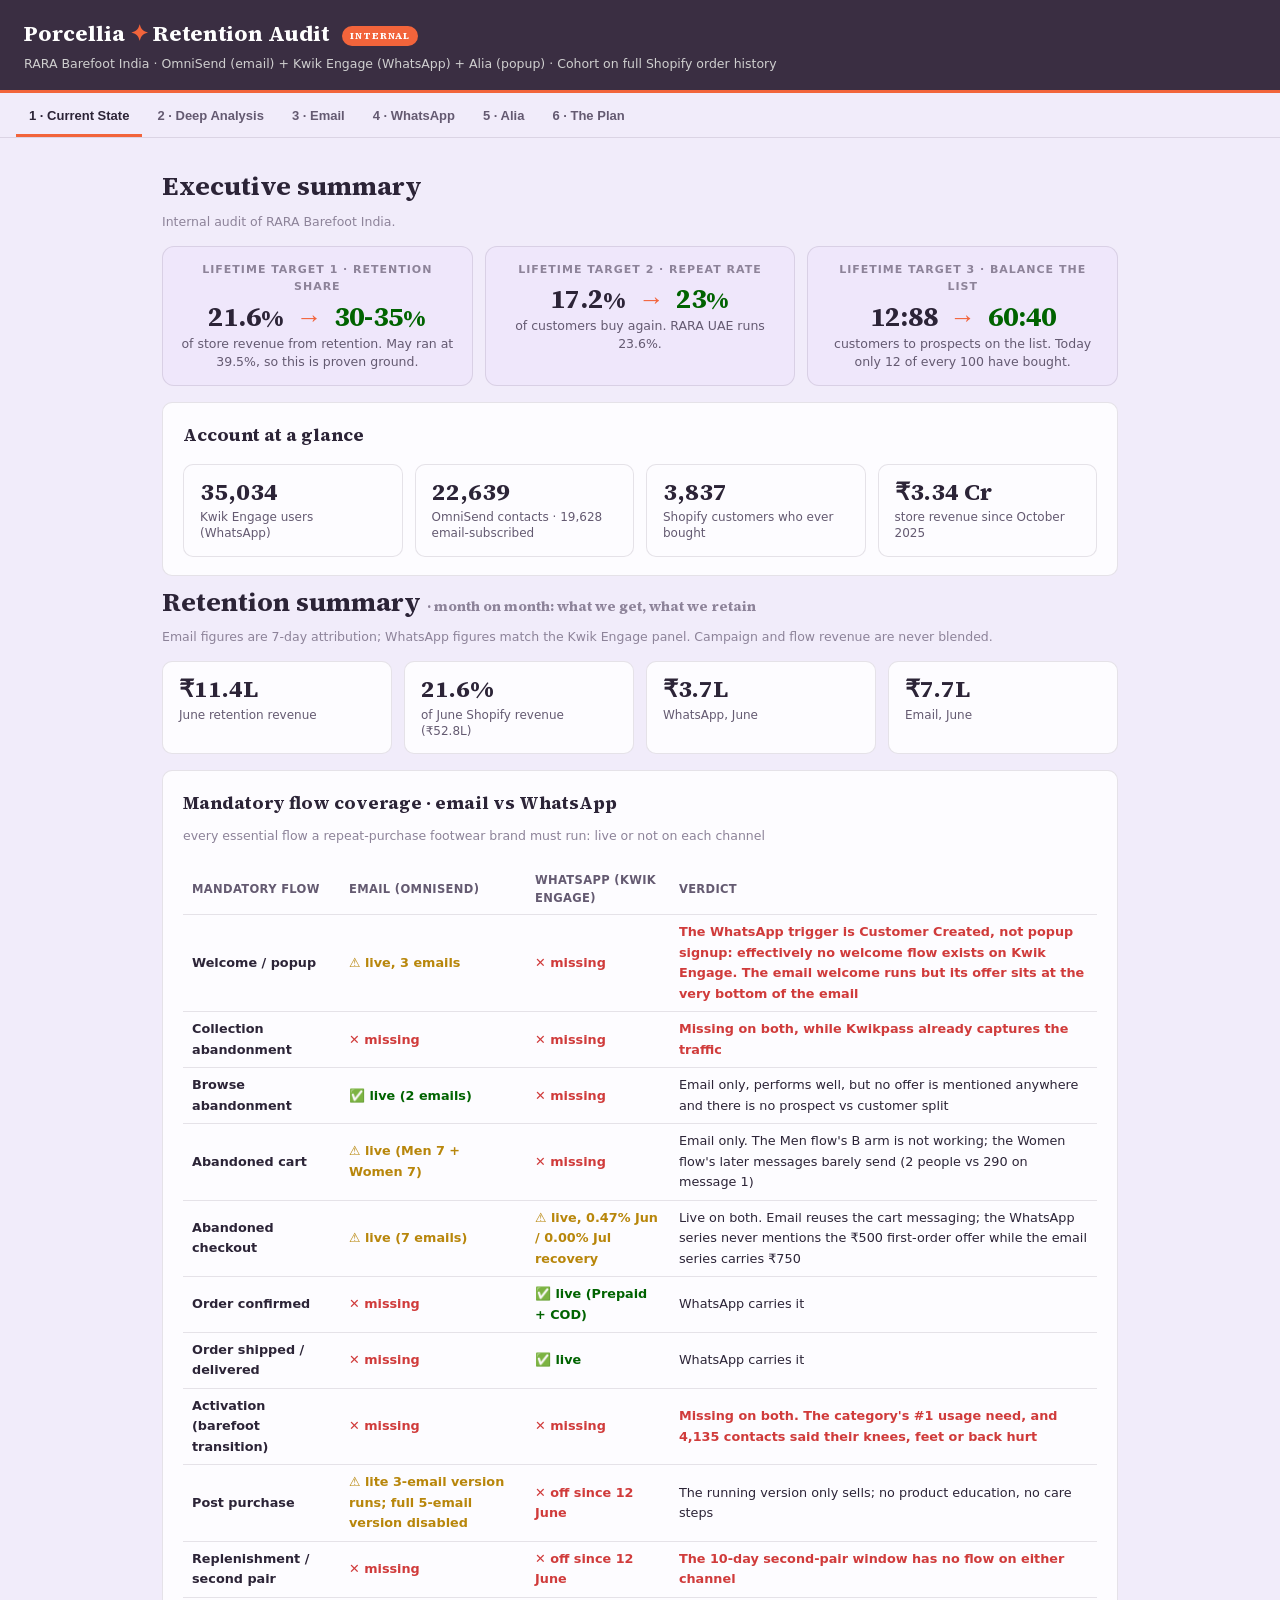
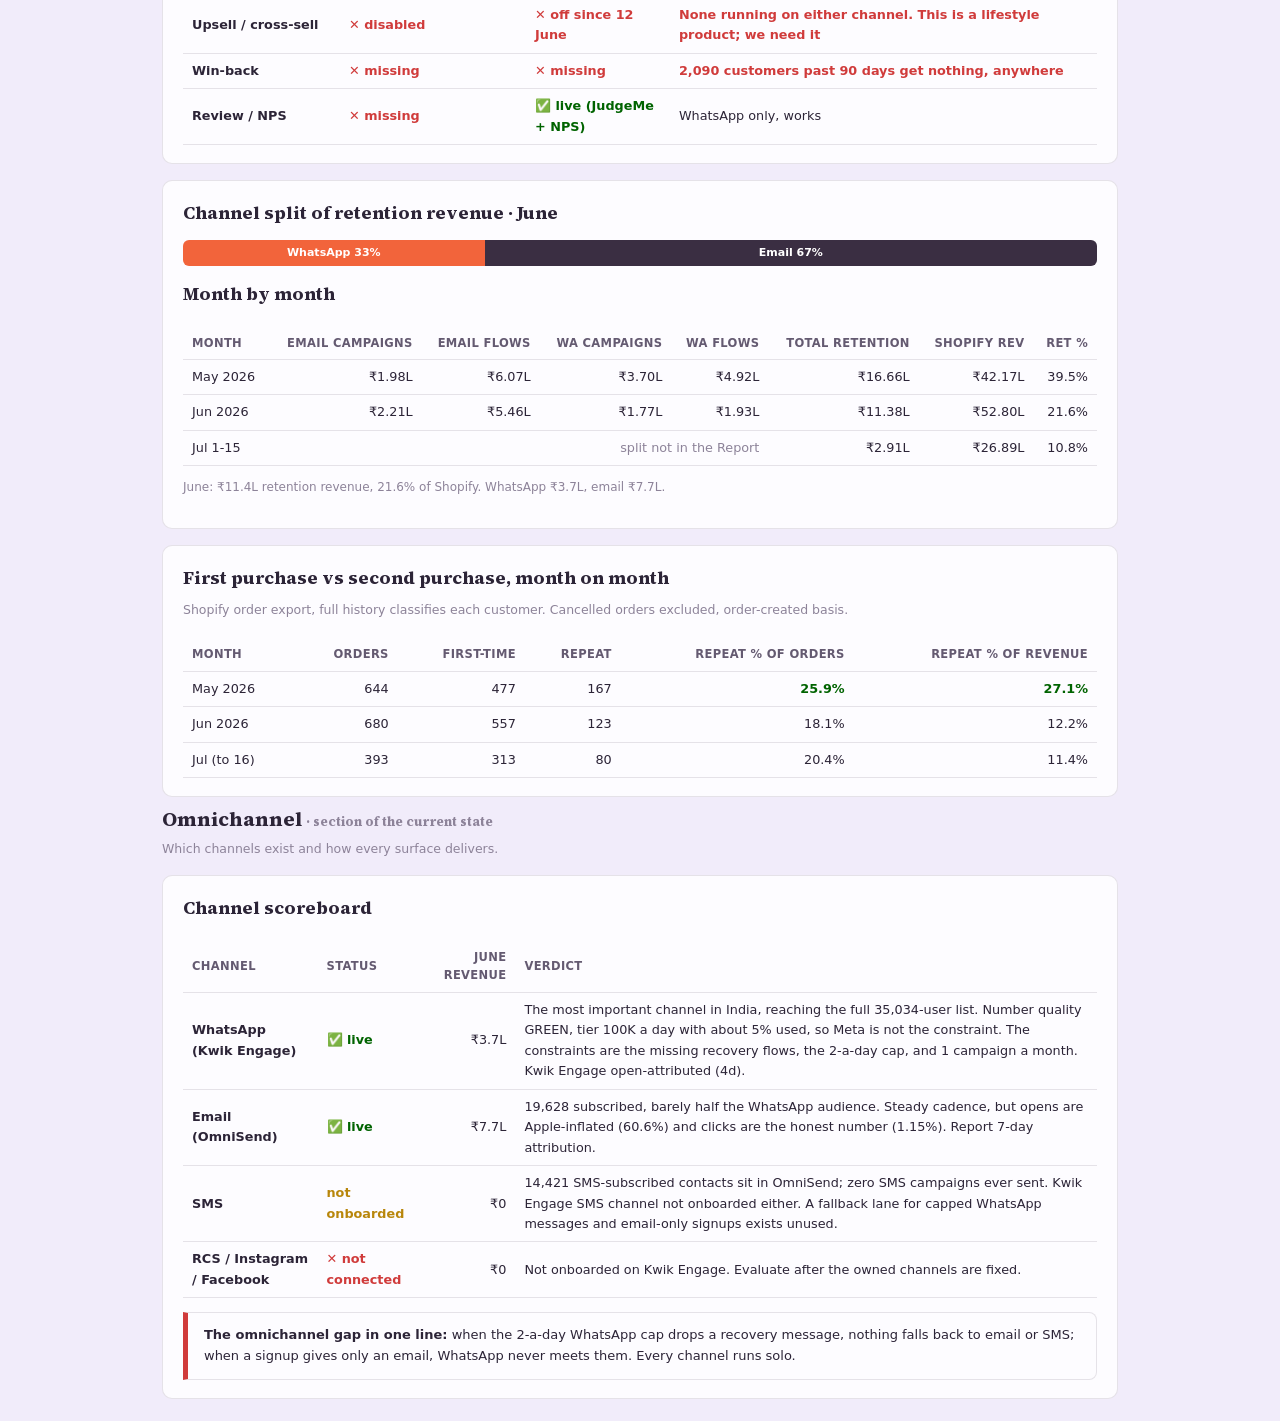
<file: rara-barefoot-india/index.html>
<!doctype html>
<html lang="en">
<head>
<meta charset="utf-8">
<meta name="viewport" content="width=device-width, initial-scale=1">
<title>RARA Barefoot India · Retention Audit (Internal)</title>
<link rel="stylesheet" href="porc-fonts.css">
<style>
  :root{
    --page:#f1ecfa; --card:#fdfcff; --ink:#2c2437; --ink2:#645a71; --muted:#8d8399;
    --ring:rgba(58,46,66,.12); --accent:#f2643b; --accent-ink:#b03e1c; --good:#0ca30c; --good-text:#006300;
    --warn:#b8860b; --crit:#d03b3b; --seq700:#3a2e42; --hero:#efe7fb; --grid:#e2dbee;
  }
  @media (prefers-color-scheme: dark){:root{--page:#221b2c;--card:#2f2739;--ink:#f4f0fa;--ink2:#c3b9d1;--muted:#948aa3;--ring:rgba(244,240,250,.12);--accent:#f2643b;--accent-ink:#ff8a63;--good-text:#3ecf3e;--warn:#e5b53a;--crit:#ff6b6b;--seq700:#e4d4ff;--hero:#3a2f4a;--grid:#3d3449;}}
  :root[data-theme="dark"]{--page:#221b2c;--card:#2f2739;--ink:#f4f0fa;--ink2:#c3b9d1;--muted:#948aa3;--ring:rgba(244,240,250,.12);--accent:#f2643b;--accent-ink:#ff8a63;--good-text:#3ecf3e;--warn:#e5b53a;--crit:#ff6b6b;--seq700:#e4d4ff;--hero:#3a2f4a;--grid:#3d3449;}
  :root[data-theme="light"]{--page:#f1ecfa;--card:#fdfcff;--ink:#2c2437;--ink2:#645a71;--muted:#8d8399;--ring:rgba(58,46,66,.12);--accent:#f2643b;--accent-ink:#b03e1c;--good-text:#006300;--warn:#b8860b;--crit:#d03b3b;--seq700:#3a2e42;--hero:#efe7fb;--grid:#e2dbee;}
  *{box-sizing:border-box;}
  body{margin:0;background:var(--page);color:var(--ink);font:14.5px/1.6 'Poppins',system-ui,-apple-system,"Segoe UI",sans-serif;}
  header.top{background:var(--seq700);color:#fff;padding:16px 24px;border-bottom:3px solid var(--accent);}
  .brandmark{font-family:'PorcSerif',Georgia,serif;font-weight:700;font-size:22px;color:#fff;}
  .brandmark em{font-style:normal;color:var(--accent);}
  .subtitle{color:#cfcfcf;font-size:12.5px;margin-top:3px;}
  .intbadge{display:inline-block;font-size:10px;font-weight:700;letter-spacing:.1em;text-transform:uppercase;background:var(--accent);color:#fff;padding:2px 8px;border-radius:99px;margin-left:8px;vertical-align:middle;}
  nav.tabs{position:sticky;top:0;z-index:10;background:var(--page);border-bottom:1px solid var(--ring);display:flex;flex-wrap:wrap;gap:2px;padding:6px 16px 0;}
  .tab{appearance:none;border:0;background:none;font-family:'Poppins',sans-serif;font-size:13px;font-weight:600;color:var(--ink2);padding:9px 13px 11px;cursor:pointer;border-bottom:3px solid transparent;white-space:nowrap;}
  .tab:hover{color:var(--ink);}
  .tab[aria-selected="true"]{color:var(--ink);border-bottom-color:var(--accent);}
  .wrap{max-width:1000px;margin:0 auto;padding:22px;}
  .view{display:none;} .view.active{display:block;}
  h1{font-family:'PorcSerif',Georgia,serif;font-weight:700;font-size:26px;margin:6px 0 4px;}
  h2{font-family:'PorcSerif',Georgia,serif;font-weight:700;font-size:18px;margin:0;}
  .kicker{color:var(--muted);font-size:12.5px;margin:2px 0 0;}
  .card{background:var(--card);border:1px solid var(--ring);border-radius:10px;padding:18px 20px;margin-top:16px;}
  .cardhead{display:flex;flex-wrap:wrap;align-items:baseline;justify-content:space-between;gap:6px 14px;margin-bottom:12px;}
  .tiles{display:grid;grid-template-columns:repeat(auto-fit,minmax(150px,1fr));gap:12px;margin-top:14px;}
  .tile{background:var(--card);border:1px solid var(--ring);border-radius:10px;padding:14px 16px;}
  .tile .v{font-family:'PorcSerif',Georgia,serif;font-weight:800;font-size:24px;line-height:1.1;}
  .tile .l{font-size:12px;color:var(--ink2);margin-top:4px;line-height:1.35;}
  .tile.good .v{color:var(--good-text);} .tile.hot .v{color:var(--crit);} .tile.warn .v{color:var(--warn);}
  table{width:100%;border-collapse:collapse;font-size:12.8px;margin-top:6px;}
  th,td{text-align:left;padding:7px 9px;border-bottom:1px solid var(--ring);}
  th{color:var(--ink2);font-weight:600;font-size:11.5px;text-transform:uppercase;letter-spacing:.03em;}
  td.num,th.num{text-align:right;font-variant-numeric:tabular-nums;}
  .tblwrap{overflow-x:auto;}
  .good-text{color:var(--good-text);font-weight:600;} .crit{color:var(--crit);font-weight:600;} .warn{color:var(--warn);font-weight:600;}
  .lede{color:var(--ink2);max-width:74ch;}
  .lede b{color:var(--ink);}
  ul.pts{margin:8px 0 0;padding-left:0;list-style:none;}
  ul.pts li{position:relative;padding-left:24px;font-size:13.5px;margin-bottom:8px;color:var(--ink);line-height:1.55;}
  ul.pts li::before{content:"✦";position:absolute;left:2px;top:2px;color:var(--accent);font-size:11px;}
  .split{display:flex;height:26px;border-radius:6px;overflow:hidden;font-size:11px;font-weight:700;color:#fff;margin:10px 0;}
  .split span{display:flex;align-items:center;justify-content:center;}
  .flag{border-left:5px solid var(--crit);background:var(--card);border-radius:0 8px 8px 0;padding:12px 16px;margin-top:14px;font-size:13px;border-top:1px solid var(--ring);border-right:1px solid var(--ring);border-bottom:1px solid var(--ring);}
  .flag.win{border-left-color:var(--good);}
  .note{font-size:12px;color:var(--muted);margin-top:12px;}
  .targets{display:grid;grid-template-columns:repeat(3,1fr);gap:12px;margin:14px 0 6px;} @media(max-width:900px){.targets{grid-template-columns:1fr;}}
  .tgt{background:var(--hero);border:1px solid var(--ring);border-radius:12px;padding:14px 16px;text-align:center;}
  .tgt .lab{font-size:11px;color:var(--muted);text-transform:uppercase;letter-spacing:.09em;font-weight:700;}
  .tgt .amt{font-family:'PorcSerif',Georgia,serif;font-weight:800;font-size:27px;line-height:1.1;margin:6px 0 3px;white-space:nowrap;}
  .tgt .amt .arr{color:var(--accent);font-size:26px;padding:0 6px;}
  .tgt .amt .to{color:var(--good-text);}
  .tgt .sub{font-size:12.5px;color:var(--ink2);line-height:1.45;}
  ul.check{margin:8px 0 0;padding-left:0;list-style:none;}
  ul.check li{margin-bottom:8px;font-size:13.5px;line-height:1.55;}
  ul.check label{display:flex;gap:10px;align-items:flex-start;cursor:pointer;}
  ul.check input{margin-top:4px;accent-color:var(--accent);flex:none;width:15px;height:15px;}
  @media(max-width:640px){.wrap{padding:14px;}h1{font-size:22px;}.targets{grid-template-columns:1fr;}.tgt .amt{font-size:28px;}}
</style>
</head>
<body>
<header class="top">
  <div class="brandmark">Porcellia <em>✦</em> Retention Audit <span class="intbadge">Internal</span></div>
  <div class="subtitle">RARA Barefoot India · OmniSend (email) + Kwik Engage (WhatsApp) + Alia (popup) · Cohort on full Shopify order history</div>
</header>

<nav class="tabs" role="tablist">
  <button class="tab" role="tab" aria-selected="true" data-view="g1">1 · Current State</button>
  <button class="tab" role="tab" aria-selected="false" data-view="g2">2 · Deep Analysis</button>
  <button class="tab" role="tab" aria-selected="false" data-view="g4">3 · Email</button>
  <button class="tab" role="tab" aria-selected="false" data-view="g5">4 · WhatsApp</button>
  <button class="tab" role="tab" aria-selected="false" data-view="g6">5 · Alia</button>
  <button class="tab" role="tab" aria-selected="false" data-view="g3">6 · The Plan</button>
</nav>

<main class="wrap">

<!-- ========== VIEW 1 · CURRENT STATE ========== -->
<section class="view active" id="v1" data-g="g1">
  <h1>Executive summary</h1>
  <p class="kicker">Internal audit of RARA Barefoot India.</p>
  <div class="targets">
    <div class="tgt">
      <div class="lab">Lifetime target 1 · Retention share</div>
      <div class="amt">21.6<small>%</small> <span class="arr">→</span> <span class="to">30-35<small>%</small></span></div>
      <div class="sub">of store revenue from retention. May ran at 39.5%, so this is proven ground.</div>
    </div>
    <div class="tgt">
      <div class="lab">Lifetime target 2 · Repeat rate</div>
      <div class="amt">17.2<small>%</small> <span class="arr">→</span> <span class="to">23<small>%</small></span></div>
      <div class="sub">of customers buy again. RARA UAE runs 23.6%.</div>
    </div>
    <div class="tgt">
      <div class="lab">Lifetime target 3 · Balance the list</div>
      <div class="amt">12:88 <span class="arr">→</span> <span class="to">60:40</span></div>
      <div class="sub">customers to prospects on the list. Today only 12 of every 100 have bought.</div>
    </div>
  </div>
  <div class="card">
    <div class="cardhead"><h2>Account at a glance</h2></div>
    <div class="tiles">
      <div class="tile"><div class="v">35,034</div><div class="l">Kwik Engage users (WhatsApp)</div></div>
      <div class="tile"><div class="v">22,639</div><div class="l">OmniSend contacts · 19,628 email-subscribed</div></div>
      <div class="tile"><div class="v">3,837</div><div class="l">Shopify customers who ever bought</div></div>
      <div class="tile"><div class="v">₹3.34 Cr</div><div class="l">store revenue since October 2025</div></div>
    </div>
  </div>
</section>

<!-- ========== RETENTION SUMMARY ========== -->
<section class="view" id="v2" data-g="g1">
  <h1>Retention summary <span style="font-size:14px;color:var(--muted)">· month on month: what we get, what we retain</span></h1>
  <p class="kicker">Email figures are 7-day attribution; WhatsApp figures match the Kwik Engage panel. Campaign and flow revenue are never blended.</p>
  <div class="tiles">
    <div class="tile"><div class="v">₹11.4L</div><div class="l">June retention revenue</div></div>
    <div class="tile"><div class="v">21.6%</div><div class="l">of June Shopify revenue (₹52.8L)</div></div>
    <div class="tile"><div class="v">₹3.7L</div><div class="l">WhatsApp, June</div></div>
    <div class="tile"><div class="v">₹7.7L</div><div class="l">Email, June</div></div>
  </div>
  <div class="card" id="coverage">
    <div class="cardhead"><h2>Mandatory flow coverage · email vs WhatsApp</h2><span class="kicker">every essential flow a repeat-purchase footwear brand must run: live or not on each channel</span></div>
    <div class="tblwrap"><table>
      <thead><tr><th>Mandatory flow</th><th>Email (OmniSend)</th><th>WhatsApp (Kwik Engage)</th><th>Verdict</th></tr></thead>
      <tbody>
        <tr><td><b>Welcome / popup</b></td><td class="warn">⚠️ live, 3 emails</td><td class="crit">✕ missing</td><td class="crit">The WhatsApp trigger is Customer Created, not popup signup: effectively no welcome flow exists on Kwik Engage. The email welcome runs but its offer sits at the very bottom of the email</td></tr>
        <tr><td><b>Collection abandonment</b></td><td class="crit">✕ missing</td><td class="crit">✕ missing</td><td class="crit">Missing on both, while Kwikpass already captures the traffic</td></tr>
        <tr><td><b>Browse abandonment</b></td><td class="good-text">✅ live (2 emails)</td><td class="crit">✕ missing</td><td>Email only, performs well, but no offer is mentioned anywhere and there is no prospect vs customer split</td></tr>
        <tr><td><b>Abandoned cart</b></td><td class="warn">⚠️ live (Men 7 + Women 7)</td><td class="crit">✕ missing</td><td>Email only. The Men flow's B arm is not working; the Women flow's later messages barely send (2 people vs 290 on message 1)</td></tr>
        <tr><td><b>Abandoned checkout</b></td><td class="warn">⚠️ live (7 emails)</td><td class="warn">⚠️ live, 0.47% Jun / 0.00% Jul recovery</td><td>Live on both. Email reuses the cart messaging; the WhatsApp series never mentions the ₹500 first-order offer while the email series carries ₹750</td></tr>
        <tr><td><b>Order confirmed</b></td><td class="crit">✕ missing</td><td class="good-text">✅ live (Prepaid + COD)</td><td>WhatsApp carries it</td></tr>
        <tr><td><b>Order shipped / delivered</b></td><td class="crit">✕ missing</td><td class="good-text">✅ live</td><td>WhatsApp carries it</td></tr>
        <tr><td><b>Activation (barefoot transition)</b></td><td class="crit">✕ missing</td><td class="crit">✕ missing</td><td class="crit">Missing on both. The category's #1 usage need, and 4,135 contacts said their knees, feet or back hurt</td></tr>
        <tr><td><b>Post purchase</b></td><td class="warn">⚠️ lite 3-email version runs; full 5-email version disabled</td><td class="crit">✕ off since 12 June</td><td>The running version only sells; no product education, no care steps</td></tr>
        <tr><td><b>Replenishment / second pair</b></td><td class="crit">✕ missing</td><td class="crit">✕ off since 12 June</td><td class="crit">The 10-day second-pair window has no flow on either channel</td></tr>
        <tr><td><b>Upsell / cross-sell</b></td><td class="crit">✕ disabled</td><td class="crit">✕ off since 12 June</td><td class="crit">None running on either channel. This is a lifestyle product; we need it</td></tr>
        <tr><td><b>Win-back</b></td><td class="crit">✕ missing</td><td class="crit">✕ missing</td><td class="crit">2,090 customers past 90 days get nothing, anywhere</td></tr>
        <tr><td><b>Review / NPS</b></td><td class="crit">✕ missing</td><td class="good-text">✅ live (JudgeMe + NPS)</td><td>WhatsApp only, works</td></tr>
      </tbody>
    </table></div>
  </div>

  <div class="card">
    <div class="cardhead"><h2>Channel split of retention revenue · June</h2></div>
    <div class="split"><span style="width:33%;background:var(--accent)">WhatsApp 33%</span><span style="width:67%;background:var(--seq700)">Email 67%</span></div>
    <div class="cardhead" style="margin-top:14px"><h2>Month by month</h2></div>
    <div class="tblwrap"><table>
      <thead><tr><th>Month</th><th class="num">Email campaigns</th><th class="num">Email flows</th><th class="num">WA campaigns</th><th class="num">WA flows</th><th class="num">Total retention</th><th class="num">Shopify rev</th><th class="num">Ret %</th></tr></thead>
      <tbody>
        <tr><td>May 2026</td><td class="num">₹1.98L</td><td class="num">₹6.07L</td><td class="num">₹3.70L</td><td class="num">₹4.92L</td><td class="num">₹16.66L</td><td class="num">₹42.17L</td><td class="num">39.5%</td></tr>
        <tr><td>Jun 2026</td><td class="num">₹2.21L</td><td class="num">₹5.46L</td><td class="num">₹1.77L</td><td class="num">₹1.93L</td><td class="num">₹11.38L</td><td class="num">₹52.80L</td><td class="num">21.6%</td></tr>
        <tr><td>Jul 1-15</td><td class="num" colspan="4" style="text-align:right;color:var(--muted)">split not in the Report</td><td class="num">₹2.91L</td><td class="num">₹26.89L</td><td class="num">10.8%</td></tr>
      </tbody>
    </table></div>
    <p class="note">June: ₹11.4L retention revenue, 21.6% of Shopify. WhatsApp ₹3.7L, email ₹7.7L.</p>
  </div>
  <div class="card">
    <div class="cardhead"><h2>First purchase vs second purchase, month on month</h2><span class="kicker">Shopify order export, full history classifies each customer. Cancelled orders excluded, order-created basis.</span></div>
    <div class="tblwrap"><table>
      <thead><tr><th>Month</th><th class="num">Orders</th><th class="num">First-time</th><th class="num">Repeat</th><th class="num">Repeat % of orders</th><th class="num">Repeat % of revenue</th></tr></thead>
      <tbody>
        <tr><td>May 2026</td><td class="num">644</td><td class="num">477</td><td class="num">167</td><td class="num good-text">25.9%</td><td class="num good-text">27.1%</td></tr>
        <tr><td>Jun 2026</td><td class="num">680</td><td class="num">557</td><td class="num">123</td><td class="num">18.1%</td><td class="num">12.2%</td></tr>
        <tr><td>Jul (to 16)</td><td class="num">393</td><td class="num">313</td><td class="num">80</td><td class="num">20.4%</td><td class="num">11.4%</td></tr>
      </tbody>
    </table></div>
  </div>
</section>

<!-- ========== OMNICHANNEL · section of the current state ========== -->
<section class="view" id="v3" data-g="g1">
  <h1 style="font-size:20px">Omnichannel <span style="font-size:13px;color:var(--muted)">· section of the current state</span></h1>
  <p class="kicker">Which channels exist and how every surface delivers.</p>
  <div class="card">
    <div class="cardhead"><h2>Channel scoreboard</h2></div>
    <div class="tblwrap"><table>
      <thead><tr><th>Channel</th><th>Status</th><th class="num">June revenue</th><th>Verdict</th></tr></thead>
      <tbody>
        <tr><td><b>WhatsApp (Kwik Engage)</b></td><td class="good-text">✅ live</td><td class="num">₹3.7L</td><td>The most important channel in India, reaching the full 35,034-user list. Number quality GREEN, tier 100K a day with about 5% used, so Meta is not the constraint. The constraints are the missing recovery flows, the 2-a-day cap, and 1 campaign a month. Kwik Engage open-attributed (4d).</td></tr>
        <tr><td><b>Email (OmniSend)</b></td><td class="good-text">✅ live</td><td class="num">₹7.7L</td><td>19,628 subscribed, barely half the WhatsApp audience. Steady cadence, but opens are Apple-inflated (60.6%) and clicks are the honest number (1.15%). Report 7-day attribution.</td></tr>
        <tr><td><b>SMS</b></td><td class="warn">not onboarded</td><td class="num">₹0</td><td>14,421 SMS-subscribed contacts sit in OmniSend; zero SMS campaigns ever sent. Kwik Engage SMS channel not onboarded either. A fallback lane for capped WhatsApp messages and email-only signups exists unused.</td></tr>
        <tr><td><b>RCS / Instagram / Facebook</b></td><td class="crit">✕ not connected</td><td class="num">₹0</td><td>Not onboarded on Kwik Engage. Evaluate after the owned channels are fixed.</td></tr>
      </tbody>
    </table></div>
    <div class="flag"><b>The omnichannel gap in one line:</b> when the 2-a-day WhatsApp cap drops a recovery message, nothing falls back to email or SMS; when a signup gives only an email, WhatsApp never meets them. Every channel runs solo.</div>
  </div>
</section>

<!-- ========== VIEW 2 · DEEP ANALYSIS ========== -->
<section class="view" id="v4" data-g="g2">
  <h1>Cohort-level analysis</h1>
  <p class="kicker">Shopify order export, full history: 4,632 valid orders after removing cancellations. Customer key = email, else phone. Revenue on order-created basis.</p>
  <div class="tiles">
    <div class="tile"><div class="v">3,837</div><div class="l">customers (bought at least once, Shopify)</div></div>
    <div class="tile hot"><div class="v">30,866</div><div class="l">prospects on the WhatsApp list: never placed an order (88.1% of 35,045)</div></div>
    <div class="tile"><div class="v">35,045</div><div class="l">WhatsApp users · 22,639 email contacts, of which 19,628 subscribed</div></div>
    <div class="tile warn"><div class="v">17.17%</div><div class="l">repeat rate (2+ orders): 1x 3,178 · 2x 571 · 3x 67 · 4x+ 21</div></div>
    <div class="tile good"><div class="v">10 days</div><div class="l">median time to 2nd order (a quarter within 4 days, three-quarters within 30)</div></div>
    <div class="tile"><div class="v">₹3.34 Cr</div><div class="l">revenue since October 2025</div></div>
  </div>

  <div class="card">
    <div class="cardhead"><h2>Customers by value · the customer grid</h2><span class="kicker">from the order export; buckets sum to 3,837 customers and ₹3.34 Cr exactly</span></div>
    <div class="tblwrap"><table>
      <thead><tr><th>Segment</th><th>Rule</th><th class="num">Customers</th><th class="num">Share</th><th class="num">Lifetime revenue</th><th class="num">Rev share</th></tr></thead>
      <tbody>
        <tr><td class="good-text">VIP / Champions</td><td>3+ orders, bought in last 120d</td><td class="num">62</td><td class="num">1.6%</td><td class="num">₹13.6L</td><td class="num">4.1%</td></tr>
        <tr><td>VIP lapsed</td><td>3+ orders, quiet 120d+</td><td class="num">26</td><td class="num">0.7%</td><td class="num">₹6.6L</td><td class="num">2.0%</td></tr>
        <tr><td class="good-text">Loyal</td><td>2 orders, bought in last 90d</td><td class="num">312</td><td class="num">8.1%</td><td class="num">₹41.1L</td><td class="num">12.3%</td></tr>
        <tr><td class="warn">Loyal at risk</td><td>2 orders, quiet 90d+</td><td class="num">259</td><td class="num">6.8%</td><td class="num">₹38.6L</td><td class="num">11.6%</td></tr>
        <tr><td>New</td><td>1 order, last 30d</td><td class="num">538</td><td class="num">14.0%</td><td class="num">₹39.6L</td><td class="num">11.9%</td></tr>
        <tr><td>Promising</td><td>1 order, 31-90d ago</td><td class="num">843</td><td class="num">22.0%</td><td class="num">₹60.7L</td><td class="num">18.2%</td></tr>
        <tr><td class="warn">Worth saving</td><td>1 order, 91-180d ago</td><td class="num">1,194</td><td class="num">31.1%</td><td class="num">₹87.8L</td><td class="num">26.3%</td></tr>
        <tr><td class="crit">Sleeping / lost</td><td>1 order, 180d+ ago</td><td class="num">603</td><td class="num">15.7%</td><td class="num">₹45.6L</td><td class="num">13.7%</td></tr>
      </tbody>
    </table></div>
    <p class="note">Lapsed base: 2,090 customers past 90 days since last order (54%), 1,801 past 120 days, 690 past 180 days. No flow or campaign targets any of them on either channel.</p>
  </div>

  <div class="card">
    <div class="cardhead"><h2>Where the retention is (and isn't): first line → % who buy again</h2><span class="kicker">RARA India sells 3 shoe lines in colourways (10 SKUs). All 10 SKUs sold in July 2026; nothing delisted.</span></div>
    <div class="tblwrap"><table>
      <thead><tr><th>First-purchase line</th><th>Positioning</th><th class="num">First-time buyers</th><th class="num">Median order ₹</th><th class="num">Buy again</th></tr></thead>
      <tbody>
        <tr><td><b>XANADU</b> <span class="good-text">(best repeater)</span></td><td>Training / gym</td><td class="num">1,458</td><td class="num">₹7,999</td><td class="num good-text">20.7%</td></tr>
        <tr><td><b>URUK</b></td><td>Walk / jog / play</td><td class="num">1,444</td><td class="num">₹7,499</td><td class="num">17.0%</td></tr>
        <tr><td><b>ZANZIBAR</b> <span class="crit">(cheapest, weakest)</span></td><td>All-day / everyday</td><td class="num">984</td><td class="num">₹6,999</td><td class="num crit">12.3%</td></tr>
      </tbody>
    </table></div>
    <div class="flag"><b>The key finding:</b> out of every 100 XANADU first-buyers, 21 buy again; out of every 100 ZANZIBAR first-buyers, 12 do. Steering and cross-selling toward XANADU is the cohort lever the data supports.</div>
  </div>

  <div class="card">
    <div class="cardhead"><h2>Cross-sell map · what repeat buyers buy next</h2><span class="kicker">first order line → second order line, top 5 line pairs shown. Hover a ribbon.</span></div>
    <div style="color:var(--ink);overflow-x:auto">
<svg viewBox="0 0 760 300" xmlns="http://www.w3.org/2000/svg" style="min-width:640px;width:100%;height:auto;font-family:Poppins,sans-serif">
<path d="M169 22 C380 22 380 22 591 22 L591 111.5 C380 111.5 380 111.5 169 111.5 Z" fill="#7a7a7a" opacity="0.45"><title>XANADU to XANADU: 231 customers (same line, colour swap or second pair)</title></path>
<path d="M169 111.5 C380 111.5 380 132.4 591 132.4 L591 152.5 C380 152.5 380 131.6 169 131.6 Z" fill="#f2643b" opacity="0.5"><title>XANADU to URUK: 52 customers (crossed line)</title></path>
<path d="M169 141.6 C380 141.6 380 22 591 22 L591 42.9 C380 42.9 380 162.5 169 162.5 Z" fill="#f2643b" opacity="0.5" transform="translate(0,20)"><title>URUK to XANADU: 54 customers (crossed line, the top cross path)</title></path>
<path d="M169 182.5 C380 182.5 380 172.6 591 172.6 L591 239.8 C380 239.8 380 249.7 169 249.7 Z" fill="#7a7a7a" opacity="0.45"><title>URUK to URUK: 174 customers (same line)</title></path>
<path d="M169 259.7 C380 259.7 380 249.8 591 249.8 L591 277.3 C380 277.3 380 287.2 169 287.2 Z" fill="#7a7a7a" opacity="0.45"><title>ZANZIBAR to ZANZIBAR: 71 customers (same line)</title></path>
<rect x="155" y="22" width="14" height="119.6" rx="3" fill="#3a2e42"/><text x="147" y="86" text-anchor="end" font-size="12" font-weight="600" fill="currentColor">XANADU <tspan fill="#8d8399">283</tspan></text>
<rect x="155" y="182.5" width="14" height="87.2" rx="3" fill="#3a2e42"/><text x="147" y="230" text-anchor="end" font-size="12" font-weight="600" fill="currentColor">URUK <tspan fill="#8d8399">228</tspan></text>
<rect x="155" y="259.7" width="14" height="27.5" rx="3" fill="#3a2e42"/><text x="147" y="277" text-anchor="end" font-size="12" font-weight="600" fill="currentColor">ZANZIBAR <tspan fill="#8d8399">71</tspan></text>
<rect x="591" y="22" width="14" height="110.5" rx="3" fill="#f2643b"/><text x="613" y="80" text-anchor="start" font-size="12" font-weight="600" fill="currentColor"><tspan fill="#8d8399">285</tspan> XANADU</text>
<rect x="591" y="152.4" width="14" height="87.4" rx="3" fill="#f2643b" transform="translate(0,20)"/><text x="613" y="220" text-anchor="start" font-size="12" font-weight="600" fill="currentColor"><tspan fill="#8d8399">226</tspan> URUK</text>
<rect x="591" y="249.8" width="14" height="27.5" rx="3" fill="#f2643b"/><text x="613" y="267" text-anchor="start" font-size="12" font-weight="600" fill="currentColor"><tspan fill="#8d8399">71</tspan> ZANZIBAR</text>
<text x="155" y="12" text-anchor="middle" font-size="10.5" fill="#8d8399" letter-spacing="1">FIRST PURCHASE</text>
<text x="605" y="12" text-anchor="middle" font-size="10.5" fill="#8d8399" letter-spacing="1">SECOND PURCHASE</text>
</svg>
    </div>
    <div class="legend" style="display:flex;gap:16px;font-size:12px;color:var(--ink2);margin-top:6px"><span><span style="display:inline-block;width:12px;height:12px;background:#7a7a7a;border-radius:2px;vertical-align:middle"></span> same line (colour swap / second pair)</span><span><span style="display:inline-block;width:12px;height:12px;background:#f2643b;border-radius:2px;vertical-align:middle"></span> crossed line (cross-sell)</span></div>
    <div class="tblwrap" style="margin-top:14px"><table>
      <thead><tr><th>Top SKU-level paths (1st → later order)</th><th class="num">Customers</th><th>Type</th></tr></thead>
      <tbody>
        <tr><td>XANADU BLACK → URUK BLUE</td><td class="num">15</td><td>crossed line</td></tr>
        <tr><td>ZANZIBAR BLUE → XANADU BLACK</td><td class="num">14</td><td>trade-up to the premium line</td></tr>
        <tr><td>URUK WHITE → XANADU WHITE</td><td class="num">14</td><td>trade-up, same colour</td></tr>
        <tr><td>URUK BLUE → XANADU BLACK</td><td class="num">13</td><td>trade-up</td></tr>
        <tr><td>XANADU BLACK → XANADU WHITE</td><td class="num">13</td><td>colour swap</td></tr>
      </tbody>
    </table></div>
    <p class="note">Same-line rebuy dominates: XANADU→XANADU 231, URUK→URUK 174, ZANZIBAR→ZANZIBAR 71. Biggest crossing: URUK→XANADU (54). Exact-same-shoe rebuy: XANADU BLACK 113 · XANADU WHITE 76 · URUK BLUE 63.</p>
  </div>

  <div class="card">
    <div class="cardhead"><h2>Repeat, cohort over cohort</h2><span class="kicker">% of each first-order month's customers placing a 2nd order within 30 / 60 / 90 days</span></div>
    <div class="tblwrap"><table>
      <thead><tr><th>First-order month</th><th class="num">Cohort size</th><th class="num">by 30d</th><th class="num">by 60d</th><th class="num">by 90d</th></tr></thead>
      <tbody>
        <tr><td>May 2026</td><td class="num">477</td><td class="num good-text">16.6%</td><td class="num">17.8%</td><td class="num">18.2% *</td></tr>
        <tr><td>Jun 2026</td><td class="num">557</td><td class="num">14.9%</td><td class="num">15.3% *</td><td class="num">15.3% *</td></tr>
        <tr><td>Jul 2026</td><td class="num">313</td><td class="num">8.6% *</td><td class="num">8.6% *</td><td class="num">8.6% *</td></tr>
      </tbody>
    </table></div>
    <p class="note">* cohort not yet mature at that window. Verdict: not improving. May reached 16.6% by day 30, June slipped to 14.9%. The 60 and 90 day columns add little over the 30-day column, so the rebuy window is short.</p>
  </div>

  <div class="card">
    <div class="cardhead"><h2>Per-product table · buyers, order value, rebuy, days to reorder</h2><span class="kicker">first-order buyers per SKU, Shopify export</span></div>
    <div class="tblwrap"><table>
      <thead><tr><th>SKU</th><th class="num">Buyers</th><th class="num">Median order ₹</th><th class="num">Out of 100, rebuy</th><th class="num">Median days to reorder</th></tr></thead>
      <tbody>
        <tr><td>XANADU BLACK</td><td class="num">757</td><td class="num">7,999</td><td class="num good-text">21.0</td><td class="num">14</td></tr>
        <tr><td>URUK BLUE</td><td class="num">705</td><td class="num">7,499</td><td class="num">15.2</td><td class="num">14</td></tr>
        <tr><td>XANADU WHITE</td><td class="num">550</td><td class="num">7,999</td><td class="num">19.6</td><td class="num">9</td></tr>
        <tr><td>ZANZIBAR BLUE</td><td class="num">550</td><td class="num">6,999</td><td class="num">13.1</td><td class="num">11</td></tr>
        <tr><td>URUK WHITE</td><td class="num">332</td><td class="num">7,499</td><td class="num">19.9</td><td class="num">7.5</td></tr>
        <tr><td>ZANZIBAR YELLOW</td><td class="num">254</td><td class="num">6,999</td><td class="num crit">10.6</td><td class="num">15</td></tr>
        <tr><td>URUK BLACK</td><td class="num">216</td><td class="num">7,749</td><td class="num">13.4</td><td class="num">8</td></tr>
        <tr><td>URUK NEON</td><td class="num">193</td><td class="num">7,499</td><td class="num good-text">21.8</td><td class="num">6</td></tr>
        <tr><td>ZANZIBAR GREY</td><td class="num">185</td><td class="num">5,999</td><td class="num">14.1</td><td class="num">6.5</td></tr>
        <tr><td>XANADU GREY</td><td class="num">162</td><td class="num">7,499</td><td class="num good-text">22.2</td><td class="num">7</td></tr>
      </tbody>
    </table></div>
    <p class="note">Line level: XANADU 1,457 buyers · ₹7,999 · 20.7 rebuy per 100 · 11 days. URUK 1,442 · ₹7,499 · 16.9 · 8.5 days. ZANZIBAR 987 · ₹6,999 · 12.6 · 10.5 days. 95.2% of orders are over ₹4,000: one shoe is one order, so a second order is a second pair.</p>
  </div>

  <div class="card">
    <div class="cardhead"><h2>First, second and third orders, month on month</h2><span class="kicker">every order classified by whether it was that customer's 1st, 2nd, 3rd or 4th+ purchase</span></div>
    <div class="tblwrap"><table>
      <thead><tr><th>Month</th><th class="num">1st orders</th><th class="num">2nd orders</th><th class="num">3rd orders</th><th class="num">4th+ orders</th></tr></thead>
      <tbody>
        <tr><td>May 2026</td><td class="num">477</td><td class="num good-text">136</td><td class="num good-text">21</td><td class="num">10</td></tr>
        <tr><td>Jun 2026</td><td class="num">557</td><td class="num">106</td><td class="num">10</td><td class="num">7</td></tr>
        <tr><td>Jul (to 16)</td><td class="num">313</td><td class="num">62</td><td class="num">10</td><td class="num">8</td></tr>
      </tbody>
    </table></div>
    <p class="note">Second orders peaked in May (136) and fell to 106 in June. Lifetime distribution: 1x 3,178 · 2x 571 · 3x 67 · 4x+ 21.</p>
  </div>
</section>

<!-- ========== VIEW 3 · EMAIL ========== -->
<section class="view" id="v5" data-g="g4">
  <h1>Email <span style="font-size:14px;color:var(--muted)">· OmniSend</span></h1>
  <p class="kicker">96 campaigns (93 sent). Report email figures are 7-day attribution.</p>
  <div class="tiles">
    <div class="tile"><div class="v">6</div><div class="l">live email flows</div></div>
    <div class="tile"><div class="v">₹42.49L</div><div class="l">email revenue from flows (Report)</div></div>
    <div class="tile"><div class="v">₹14.49L</div><div class="l">email revenue from campaigns (Report)</div></div>
    <div class="tile warn"><div class="v">1.15%</div><div class="l">click rate on 277,459 sends; opens (60.6%) are Apple-inflated</div></div>
  </div>

  <div class="card">
    <div class="cardhead"><h2>Flow-by-flow verdicts (from the account walkthrough)</h2><span class="kicker">what is wrong inside each email automation, and the fix</span></div>
    <div class="tblwrap"><table>
      <thead><tr><th>Automation</th><th>What we found</th><th>The fix</th></tr></thead>
      <tbody>
        <tr><td><b>Welcome</b></td><td class="warn">Open rate is bad for what is the most engaged moment. The welcome offer sits at the very bottom of the email, where only the 1-2% who scroll ever see it.</td><td>Rework the content heavily. Move the offer to the TOP of the email. Add more emails to the flow.</td></tr>
        <tr><td><b>Browse abandonment</b></td><td class="warn">Performing well, but no offer is mentioned anywhere, and it is only 2 emails. No split between customer and prospect: for a prospect, ₹500 off is a big deal and it is never mentioned.</td><td>Add the welcome offer, split prospect vs customer, and add informative emails explaining WHY a high-ticket India product costs this much.</td></tr>
        <tr><td><b>Abandoned cart · Men</b></td><td class="warn">50-50 A/B split, and the B section is not working.</td><td>Check prospects converted from this flow in the last 30 days; think about this flow in depth.</td></tr>
        <tr><td><b>Abandoned cart · Women</b></td><td class="crit">The last split goes out to nobody. The second message went to only 2 people while the first went to 290. Broken.</td><td>Check it end to end.</td></tr>
        <tr><td><b>Abandoned checkout</b></td><td class="crit">Same messaging angle as abandoned cart, no checkout-specific personalization. This is the most important, closest-to-conversion automation on email and it is not giving good results. Normally the first email converts most; not the case here.</td><td>Rethink the message.</td></tr>
        <tr><td><b>Post purchase</b></td><td class="warn">High-ticket product: the buyer must be taught how to use the product, how to care for it, all those steps. Right now we are only selling.</td><td>Build the education series into post purchase.</td></tr>
        <tr><td><b>Upsell / cross-sell</b></td><td class="crit">None exists.</td><td>This is a lifestyle product; we need it.</td></tr>
        <tr><td><b>Win-back</b></td><td class="crit">None exists.</td><td>Build it for the 2,090 lapsed customers.</td></tr>
      </tbody>
    </table></div>
    <p class="note">Flows carry email: flow revenue is 63 to 82% of total email revenue every month, and Welcome is the best email flow in nearly every month.</p>
  </div>

  <div class="card">
    <div class="cardhead"><h2>Campaign pattern · what's being sent, to whom, how often</h2><span class="kicker">93 sent campaigns, per-campaign stats</span></div>
    <ul class="pts">
      <li><b>Cadence held up on email:</b> May 7 · Jun 8 · Jul 4 in the first 15 days.</li>
      <li><b>Aggregate over all sends:</b> 277,459 sent · 168,195 opened (60.6%) · 3,198 clicked (1.15%) · 359 bounced · 2,909 unsubscribed · 9 complaints. Largest sends reach 6,600 to 6,800 recipients, near the full subscribed base.</li>
      <li><b>Clicks are the problem:</b> June average click rate 0.93% while opens look high (Apple-inflated). The fix is creative and offer, not more sends.</li>
      <li><b>All email, no SMS:</b> zero SMS campaigns ever, despite 14,421 SMS-subscribed contacts.</li>
    </ul>
  </div>

  <div class="card">
    <div class="cardhead"><h2>Segment and tag performance · target more, target less</h2><span class="kicker">every contact carries their Alia quiz answers as OmniSend tags (105 distinct tags on all 22,639 contacts)</span></div>
    <div class="tblwrap"><table>
      <thead><tr><th>Quiz-answer tag</th><th class="num">Contacts</th><th>What it means for targeting</th></tr></thead>
      <tbody>
        <tr><td>all day comfort</td><td class="num">13,106</td><td>ZANZIBAR / everyday angle, ready-made</td></tr>
        <tr><td>curious about barefoot and natural movement</td><td class="num">11,365</td><td>education-to-first-order track</td></tr>
        <tr><td>gym or strength training</td><td class="num">7,527</td><td>XANADU angle (the best-retaining line)</td></tr>
        <tr><td>strong performance for training or sport</td><td class="num">6,414</td><td>XANADU / URUK performance angle</td></tr>
        <tr><td>i liked the design and brand vibe</td><td class="num">6,135</td><td>design-led creative</td></tr>
        <tr><td>everyday casual wear</td><td class="num">5,406</td><td>ZANZIBAR angle</td></tr>
        <tr><td>running or walking</td><td class="num">5,073</td><td>URUK angle</td></tr>
        <tr><td>knees / feet / back hurt in regular shoes</td><td class="num">4,135</td><td>the pain-relief track, the category's strongest story</td></tr>
        <tr><td>i use them sometimes</td><td class="num">2,527</td><td>warm, barefoot-familiar</td></tr>
        <tr><td>for office</td><td class="num">1,992</td><td>office use-case</td></tr>
        <tr><td>i mostly wear barefoot already</td><td class="num">1,619</td><td>hottest cohort (highest purchase rate in Alia data)</td></tr>
      </tbody>
    </table></div>
    <div class="flag"><b>Usage: roughly 5 of 96 campaigns ever targeted by quiz answer.</b> The answer lists exist on both platforms (never-used-barefoot 4,429 · where-you'll-use-them 4,762 · curious 3,093); nothing reads them today. The data keeps flowing in.</div>
  </div>
</section>

<!-- ========== VIEW 4 · WHATSAPP ========== -->
<section class="view" id="v6" data-g="g5">
  <h1>WhatsApp <span style="font-size:14px;color:var(--muted)">· Kwik Engage</span></h1>
  <p class="kicker">All sales on this page are Kwik Engage open-attributed (4-day window). Campaign and flow revenue are never blended.</p>
  <div class="tiles">
    <div class="tile"><div class="v">₹3.70L</div><div class="l">WhatsApp revenue in June: campaigns ₹1.77L + flows ₹1.93L</div></div>
    <div class="tile good"><div class="v">18.3x</div><div class="l">blended campaign ROAS (7 cost-tracked campaigns, May to July)</div></div>
    <div class="tile good"><div class="v">70x</div><div class="l">June automation return (₹1.93L on ₹2,752 send cost)</div></div>
    <div class="tile"><div class="v">74.3%</div><div class="l">average campaign delivery</div></div>
  </div>
  <p class="note">On 12 June, the Post Purchase, Purchase reminder and Upsell flows were turned off. To ask the client: what was the problem, why were they turned off.</p>

  <div class="card">
    <div class="cardhead"><h2>Flow-by-flow verdicts (from the canvas walkthroughs)</h2><span class="kicker">what is wired inside each WhatsApp automation, and the fix</span></div>
    <div class="tblwrap"><table>
      <thead><tr><th>Automation</th><th>What we found</th><th>The fix</th></tr></thead>
      <tbody>
        <tr><td><b>Welcome</b></td><td class="crit">The entry trigger is Customer Created, so the welcome flow effectively DOES NOT EXIST: popup signups never enter it (June: 362 entries, all buyers). No code, no offer, no expiry in any message while the popup promises ₹500 off.</td><td>Retrigger on the popup signup. Offer-led message 1 with the code and a real expiry.</td></tr>
        <tr><td><b>Collection abandonment</b></td><td class="crit">Not available.</td><td>Build it. Among the most important automations for this brand: we use Kwikpass, so the collection and browse traffic is already captured and currently wasted.</td></tr>
        <tr><td><b>Browse abandonment</b></td><td class="crit">Not available.</td><td>Build it. Kwikpass already captures this traffic; without the flow it is wasted.</td></tr>
        <tr><td><b>Cart abandonment</b></td><td class="crit">Not available.</td><td>Build it. Kwikpass already captures this traffic; without the flow it is wasted.</td></tr>
        <tr><td><b>Abandoned checkout</b></td><td class="crit">The one recovery flow that exists. No dynamic product image, no prospect vs customer split. In the ENTIRE series a signup never learns they have ₹500 off their first order. COD is not promoted anywhere. The website USPs are missing from the messaging. Email's checkout flow carries a ₹750 offer; WhatsApp carries none.</td><td>Add offer parity (₹750), promote COD, put every website USP into the messages, split prospect vs customer, add the dynamic image. WhatsApp is the most important channel in India; email reaches barely half the audience.</td></tr>
        <tr><td><b>Order confirmation, fulfilled, delivered</b></td><td class="good-text">Exist and are okay.</td><td>Keep.</td></tr>
        <tr><td><b>JudgeMe feedback</b></td><td class="good-text">Exists (₹32,996 in June).</td><td>Keep.</td></tr>
        <tr><td><b>Cross-sell</b></td><td class="crit">Not available, on campaigns or automations.</td><td>Build it and take it live.</td></tr>
        <tr><td><b>Upsell</b></td><td class="crit">Not available. The old Upsell flow with code GIFT750 was turned off on 12 June.</td><td>Build it and take it live.</td></tr>
        <tr><td><b>Win-back</b></td><td class="crit">Not available, on campaigns or automations. Lapsed customers are not targeted anywhere on WhatsApp.</td><td>Build it and take it live.</td></tr>
      </tbody>
    </table></div>
    <div class="flag"><b>Frequency cap:</b> WhatsApp is capped at 2 messages per person per day; a capped message is dropped and the person exits the flow. Changing the cap needs client sign-off.</div>
  </div>

  <div class="card">
    <div class="cardhead"><h2>Flow performance · June, every automation with its cost</h2><span class="kicker">"NA" = no revenue attribution wired</span></div>
    <div class="tblwrap"><table>
      <thead><tr><th>Flow (June 2026)</th><th class="num">Sent</th><th class="num">Delivered</th><th class="num">Sales ₹</th><th class="num">Orders</th><th class="num">Cost ₹</th><th class="num">Return per ₹1</th><th class="num">Unsubs</th></tr></thead>
      <tbody>
        <tr><td>Welcome Flow</td><td class="num">1,033</td><td class="num">621</td><td class="num good-text">1,10,736</td><td class="num">24</td><td class="num">614.79</td><td class="num good-text">₹180</td><td class="num warn">11</td></tr>
        <tr><td>Feedback_JudgeMe</td><td class="num">559</td><td class="num">332</td><td class="num">32,996</td><td class="num">5</td><td class="num">328.68</td><td class="num">₹100</td><td class="num">1</td></tr>
        <tr><td>NPSRating</td><td class="num">562</td><td class="num">369</td><td class="num">24,997</td><td class="num">3</td><td class="num">365.31</td><td class="num">₹68</td><td class="num">2</td></tr>
        <tr><td>Abandoned_Checkout_Men</td><td class="num">1,912</td><td class="num">892 (46.7%)</td><td class="num">24,747</td><td class="num">4</td><td class="num">884.07</td><td class="num">₹28</td><td class="num">5</td></tr>
        <tr><td>Abandonment Checkout Women</td><td class="num">205</td><td class="num">115 (56.1%)</td><td class="num crit">0</td><td class="num">0</td><td class="num">114.84</td><td class="num crit">₹0</td><td class="num">1</td></tr>
        <tr><td>Fulfilled</td><td class="num">658</td><td class="num">637</td><td class="num warn">NA (46.78% click rate)</td><td class="num">NA</td><td class="num">134.50</td><td class="num">NA</td><td class="num">0</td></tr>
        <tr><td>Delivered</td><td class="num">596</td><td class="num">578</td><td class="num warn">NA</td><td class="num">NA</td><td class="num">137.25</td><td class="num">NA</td><td class="num">1</td></tr>
        <tr><td>Prepaid order confirmation</td><td class="num">590</td><td class="num">569</td><td class="num warn">NA (27.24% click rate)</td><td class="num">NA</td><td class="num">127.75</td><td class="num">NA</td><td class="num">0</td></tr>
        <tr><td>COD Order Confirmation</td><td class="num">164</td><td class="num">162</td><td class="num warn">NA</td><td class="num">NA</td><td class="num">37.25</td><td class="num">NA</td><td class="num">0</td></tr>
      </tbody>
    </table></div>
    <p class="note">July 1-16: Welcome 755 sent · ₹49,993 · 15 orders · ₹110 per ₹1. JudgeMe 372 sent · ₹8,499 · 4 orders. NPSRating 370 sent · ₹0. June automation total ₹1,93,476 cross-foots exactly with the panel Overview split.</p>
  </div>

  <div class="card">
    <div class="cardhead"><h2>The checkout abandonment pool</h2><span class="kicker">Fastrr checkout events (checkout runs on Shiprocket Fastrr)</span></div>
    <div class="tiles">
      <div class="tile hot"><div class="v">₹68.9L</div><div class="l">abandoned in June (843 checkouts)</div></div>
      <div class="tile hot"><div class="v">₹46.0L</div><div class="l">abandoned July 1-16 (641 checkouts)</div></div>
      <div class="tile"><div class="v">₹5.5-8.5K</div><div class="l">value per abandoned checkout</div></div>
      <div class="tile warn"><div class="v">~₹69K</div><div class="l">a month per 1% of recovery (June pool)</div></div>
    </div>
    <div class="tblwrap" style="margin-top:12px"><table>
      <thead><tr><th>Period</th><th class="num">Abandoned ₹</th><th class="num">Checkouts</th><th class="num">Recovered ₹</th><th class="num">Recovery rate</th></tr></thead>
      <tbody>
        <tr><td>June 2026</td><td class="num">68,94,617</td><td class="num">843</td><td class="num">24,747</td><td class="num crit">0.47%</td></tr>
        <tr><td>July 1-16</td><td class="num">45,99,585</td><td class="num">641</td><td class="num crit">0</td><td class="num crit">0.00%</td></tr>
      </tbody>
    </table></div>
    <p class="note">June abandoned value is panel-measured checkout value including repeat attempts.</p>
  </div>

  <div class="card">
    <div class="cardhead"><h2>Delivery</h2><span class="kicker">average delivery by surface</span></div>
    <div class="tiles">
      <div class="tile"><div class="v">74.3%</div><div class="l">campaigns, average delivered</div></div>
      <div class="tile warn"><div class="v">66-68%</div><div class="l">automations, June and July</div></div>
      <div class="tile hot"><div class="v">48-50%</div><div class="l">checkout-abandonment flows, the weak spot</div></div>
      <div class="tile"><div class="v">GREEN</div><div class="l">number quality · tier 100K a day, about 5% used</div></div>
    </div>
  </div>

  
</section>

<!-- ========== VIEW 5 · ALIA ========== -->
<section class="view" id="v7" data-g="g6">
  <h1>Alia <span style="font-size:14px;color:var(--muted)">· the signup popup</span></h1>
  <p class="kicker">The capture layer, live since October 2025.</p>
  <div class="tiles">
    <div class="tile"><div class="v">2,500-2,700</div><div class="l">signups in June (reward claims agree at about 2,400)</div></div>
    <div class="tile"><div class="v">~23,100</div><div class="l">popup views in June</div></div>
    <div class="tile hot"><div class="v">0</div><div class="l">phone numbers collected in June</div></div>
    <div class="tile hot"><div class="v">362</div><div class="l">entered the WhatsApp welcome (buyers, not signups)</div></div>
  </div>
  <div class="flag"><b>The phone step died on 31 May.</b> Phone submits ran 10 to 16% of views all year, then 0% from the week of 31 May. Every signup since is email-only and can never enter a WhatsApp flow. Fixing this is Plan Priority 1.</div>
  <div class="flag"><b>The capture mismatch.</b> Kwikpass collects window shoppers; Alia collects people genuinely interested in buying, and we are not collecting WhatsApp numbers through Alia. The entire WhatsApp list growth is being left on the table, and the current list quality is diluted by window-shopper collection.</div>
  <div class="card">
    <div class="cardhead"><h2>The Alia funnel</h2><span class="kicker">full funnel shape, popup launch to date</span></div>
    <div class="tblwrap"><table>
      <thead><tr><th>Stage</th><th class="num">Count</th><th class="num">Rate</th></tr></thead>
      <tbody>
        <tr><td>Viewed the popup</td><td class="num">266,845</td><td class="num">·</td></tr>
        <tr><td>Submitted email</td><td class="num">37,590</td><td class="num">14.1%</td></tr>
        <tr><td>Submitted phone</td><td class="num">27,975</td><td class="num">10.5%</td></tr>
        <tr><td>Ordered</td><td class="num">1,762</td><td class="num">Alia attribution, labelled inflated in the Report</td></tr>
      </tbody>
    </table></div>
    <p class="note">The popup reward switched from WELCOME250 to WELCOME500 around 14 June. No welcome message on either channel mentions any code, deadline or offer.</p>
  </div>
  <div class="card">
    <div class="cardhead"><h2>The quiz answers predict buyers · segment the welcome flow by them</h2><span class="kicker">every popup asks 3 to 4 poll questions; the answers sit on every contact as tags and lists</span></div>
    <div class="tblwrap"><table>
      <thead><tr><th>"Have you used barefoot shoes before?"</th><th class="num">Answers (lifetime)</th><th class="num">Purchase rate</th></tr></thead>
      <tbody>
        <tr><td>I mostly wear barefoot already</td><td class="num">4,066</td><td class="num good-text">7.0%</td></tr>
        <tr><td>I use them sometimes</td><td class="num">6,377</td><td class="num">5.5%</td></tr>
        <tr><td>Never</td><td class="num">46,071</td><td class="num warn">4.4%</td></tr>
      </tbody>
    </table></div>
    <div class="tblwrap" style="margin-top:12px"><table>
      <thead><tr><th>"Where will you use them the most?"</th><th class="num">Answers</th><th>Line it maps to</th></tr></thead>
      <tbody>
        <tr><td>Gym or strength training</td><td class="num">19,284</td><td>XANADU, the best-retaining line</td></tr>
        <tr><td>Everyday casual wear</td><td class="num">13,981</td><td>ZANZIBAR</td></tr>
        <tr><td>Running or walking</td><td class="num">13,233</td><td>URUK</td></tr>
        <tr><td>For office</td><td class="num">5,007</td><td>ZANZIBAR</td></tr>
        <tr><td>For sports</td><td class="num">4,490</td><td>XANADU / URUK</td></tr>
      </tbody>
    </table></div>
    <p class="note">"What matters most in your sneakers": all-day comfort 35,394 · strong performance 15,557 · good designs 4,221. "What got you curious": curious about barefoot 32,081 · liked the design 16,316 · knees/back hurt 10,670. Barefoot-familiar people buy at 7.0% vs 4.4% for "Never": the biggest cohort needs education then the offer, the hottest cohort should be sold to immediately.</p>
  </div>
  <div class="card">
    <div class="cardhead"><h2>The funnel fixes, in priority order</h2><span class="kicker">capture feeds the welcome, the welcome carries WhatsApp, WhatsApp carries retention</span></div>
    <ul class="pts">
      <li><b>1 · Restore phone capture.</b> Rebuild the popup phone-first (or phone before the code reveal) so signups are WhatsApp-reachable again.</li>
      <li><b>2 · Deliver the promised offer.</b> WELCOME500 / ₹500 off, with a stated expiry, in the popup reveal AND in every welcome message on both channels.</li>
      <li><b>3 · Recover impressions.</b> Verify the popup shows on all entry pages and re-test the triggers on the live site.</li>
      <li><b>4 · Branch by answer.</b> The three lines map one-to-one onto the "where will you use them" answers, and barefoot familiarity splits education from selling. The segments already exist on both platforms.</li>
    </ul>
  </div>
</section>

<!-- ========== VIEW 6 · THE PLAN ========== -->
<section class="view" id="v8" data-g="g3">
  <h1>The plan</h1>
  <p class="kicker">Increase the retention revenue. That is what we will do. Two phases: Phase 1, campaign to each part's segments and measure. Phase 2, automate what performs. Tick boxes as steps complete (saved in this browser).</p>
  <div class="targets">
    <div class="tgt">
      <div class="lab">Lifetime target 1 · Retention share</div>
      <div class="amt">21.6<small>%</small> <span class="arr">→</span> <span class="to">30-35<small>%</small></span></div>
      <div class="sub">of store revenue from retention. May ran at 39.5%, so this is proven ground.</div>
    </div>
    <div class="tgt">
      <div class="lab">Lifetime target 2 · Repeat rate</div>
      <div class="amt">17.2<small>%</small> <span class="arr">→</span> <span class="to">23<small>%</small></span></div>
      <div class="sub">of customers buy again. RARA UAE runs 23.6%.</div>
    </div>
    <div class="tgt">
      <div class="lab">Lifetime target 3 · Balance the list</div>
      <div class="amt">12:88 <span class="arr">→</span> <span class="to">60:40</span></div>
      <div class="sub">customers to prospects on the list. Today only 12 of every 100 have bought.</div>
    </div>
  </div>

  <div class="card">
    <div class="cardhead"><h2>Quick win · first send</h2><span class="kicker">before anything is built</span></div>
    <ul class="check">
      <li><label><input type="checkbox" data-k="q1"><span><b>Campaign to ALL existing subscribers:</b> "you have ₹500 credited in your account" / "you have an offer you have not availed yet." Both channels.</span></label></li>
    </ul>
  </div>

  <div class="card">
    <div class="cardhead"><h2>Part 1 · Acquisition</h2><span class="kicker">the popup first, then the funnel behind it</span></div>
    <ul class="check">
      <li><label><input type="checkbox" data-k="p1a"><span><b>Fix the popup FIRST. Priority: collect PHONE numbers.</b> Phone submits have been 0% since 31 May; build the WhatsApp list, the most reachable channel in India.</span></label></li>
      <li><label><input type="checkbox" data-k="p1b"><span><b>New signups land in a proper funnel where EVERY message mentions the welcome offer</b>, with the code and an expiry, on both channels. Today zero welcome messages mention it.</span></label></li>
      <li><label><input type="checkbox" data-k="p1c"><span><b>Fix the WhatsApp welcome trigger:</b> retrigger on popup signup, not Customer Created. Effectively no welcome flow exists on Kwik Engage today.</span></label></li>
      <li><label><input type="checkbox" data-k="p1d"><span><b>Email welcome: more messages, more informative.</b> Explain why we are worth the price. Move the offer to the top of the email.</span></label></li>
      <li><label><input type="checkbox" data-k="p1e"><span><b>Branch the funnel by quiz answer</b> (use-case answer picks the line, barefoot familiarity picks education vs selling).</span></label></li>
    </ul>
  </div>

  <div class="card">
    <div class="cardhead"><h2>Part 2 · Recovery</h2><span class="kicker">fix the email gaps, build the missing WhatsApp flows</span></div>
    <ul class="check">
      <li><label><input type="checkbox" data-k="p2a"><span><b>Build the missing WhatsApp flows: collection, browse, cart and checkout abandonment.</b> Kwikpass gives us the traffic; without the flows it is unusable.</span></label></li>
      <li><label><input type="checkbox" data-k="p2b"><span><b>Split ALL recovery into prospects vs customers.</b> Prospects are reminded every time that the welcome gift is still available.</span></label></li>
      <li><label><input type="checkbox" data-k="p2c"><span><b>Promote COD</b> in recovery messaging: critical for getting prospects to try a high-ticket product.</span></label></li>
      <li><label><input type="checkbox" data-k="p2d"><span><b>Every website USP goes into the messaging.</b></span></label></li>
      <li><label><input type="checkbox" data-k="p2e"><span><b>₹750 offer parity on WhatsApp checkout.</b> Email's checkout series carries ₹750; WhatsApp carries nothing. Add the dynamic product image while at it.</span></label></li>
      <li><label><input type="checkbox" data-k="p2f"><span><b>Fix the email gaps:</b> the Men cart flow's B arm, the Women cart flow's broken later messages (2 vs 290), and the checkout emails that reuse the cart angle with no checkout personalization.</span></label></li>
    </ul>
  </div>

  <div class="card">
    <div class="cardhead"><h2>Part 3 · Activation</h2><span class="kicker">after the order</span></div>
    <ul class="check">
      <li><label><input type="checkbox" data-k="p3a"><span><b>Educate first-time buyers properly on use and care.</b> High-ticket product: how to transition to barefoot, how to use the product, how to care for it, all those steps. Today the running post purchase only sells.</span></label></li>
      <li><label><input type="checkbox" data-k="p3b"><span><b>Phase 1 campaign:</b> a transition-education send to recent first-buyers, measured on second-order rate inside 30 days.</span></label></li>
    </ul>
  </div>

  <div class="card">
    <div class="cardhead"><h2>Part 4 · Cross-sell and upsell</h2><span class="kicker">timed to the 10-day median second-order window</span></div>
    <ul class="check">
      <li><label><input type="checkbox" data-k="p4a"><span><b>Time the cross-sell and upsell to the second-order window:</b> half of repeaters return within 10 days, three-quarters within 30. Day 7 to 14, using the SKU they bought.</span></label></li>
      <li><label><input type="checkbox" data-k="p4b"><span><b>Use the proven paths:</b> same-line colour swap first (XANADU BLACK rebuys 113 times), URUK buyers to XANADU (the top cross path; XANADU retains at 20.7 per 100).</span></label></li>
    </ul>
  </div>

  <div class="card">
    <div class="cardhead"><h2>Part 5 · Win-back</h2></div>
    <ul class="check">
      <li><label><input type="checkbox" data-k="p5a"><span><b>Win back the 2,090 customers past 90 days</b> (54% of the base, zero touches today). Segment by the line they bought and their quiz answer, on both channels.</span></label></li>
      <li><label><input type="checkbox" data-k="p5b"><span><b>Restart campaigns at a real cadence with the quiz-answer segments</b>, alternating offer and product sends with the pain-relief and use-case angles.</span></label></li>
    </ul>
  </div>

  <div class="flag win"><b>How we execute:</b> Phase 1, send campaigns to each part's segments and measure what performs. Phase 2, automate the winners. No automation gets built before its campaign proves the audience.</div>

  <div class="card">
    <div class="cardhead"><h2>What success is measured on</h2><span class="kicker">every measure starts from today's verified number</span></div>
    <div class="tiles">
      <div class="tile"><div class="v">21.6% → 30-35%</div><div class="l">retention share of store revenue</div></div>
      <div class="tile"><div class="v">17.2% → 23%</div><div class="l">lifetime repeat rate (UAE runs 23.6%)</div></div>
      <div class="tile"><div class="v">12:88 → 60:40</div><div class="l">customers to prospects on the list (4,179 of 35,045 have bought)</div></div>
      <div class="tile"><div class="v">0% → 10%+</div><div class="l">popup phone-submit rate (it ran 10 to 16% before 31 May)</div></div>
      <div class="tile"><div class="v">0 → all</div><div class="l">funnel messages carrying the welcome offer, both channels</div></div>
      <div class="tile"><div class="v">0.00% → set in Phase 1</div><div class="l">checkout recovery rate (each 1% is about ₹69K a month)</div></div>
      <div class="tile"><div class="v">1 → 6-8 / month</div><div class="l">WhatsApp campaigns</div></div>
      <div class="tile"><div class="v">2,090 → touched</div><div class="l">lapsed customers receiving their first win-back send</div></div>
    </div>
  </div>
</section>

</main>
<script>
  var tabs=document.querySelectorAll('.tab');
  function go(v){tabs.forEach(function(t){t.setAttribute('aria-selected', t.dataset.view===v);});
    document.querySelectorAll('.view').forEach(function(s){s.classList.toggle('active',s.dataset.g===v);});
    window.scrollTo({top:0});}
  tabs.forEach(function(t){t.addEventListener('click',function(){go(t.dataset.view);});});
  go('g1');
  var tt=document.createElement('div');
  tt.style.cssText='position:fixed;pointer-events:none;background:#2c2437;color:#fff;padding:6px 11px;border-radius:6px;font-size:12.5px;font-weight:600;z-index:99;display:none;box-shadow:0 2px 10px rgba(0,0,0,.25);max-width:320px;';
  document.body.appendChild(tt);
  document.querySelectorAll('#v4 svg path').forEach(function(p){
    var t=p.querySelector('title'); if(!t) return; var txt=t.textContent;
    p.addEventListener('mousemove',function(e){ tt.textContent=txt; tt.style.display='block'; tt.style.left=Math.min(e.clientX+14, window.innerWidth-330)+'px'; tt.style.top=(e.clientY+14)+'px'; p.style.opacity='0.85'; });
    p.addEventListener('mouseleave',function(){ tt.style.display='none'; p.style.opacity=''; });
  });
  var KEY='raraIndiaPlanV3';
  var saved={};
  try{saved=JSON.parse(localStorage.getItem(KEY)||'{}');}catch(e){saved={};}
  document.querySelectorAll('ul.check input[type="checkbox"]').forEach(function(cb){
    var k=cb.dataset.k;
    if(saved[k]) cb.checked=true;
    cb.addEventListener('change',function(){
      saved[k]=cb.checked;
      try{localStorage.setItem(KEY,JSON.stringify(saved));}catch(e){}
    });
  });
</script>
</body>
</html>
</file>
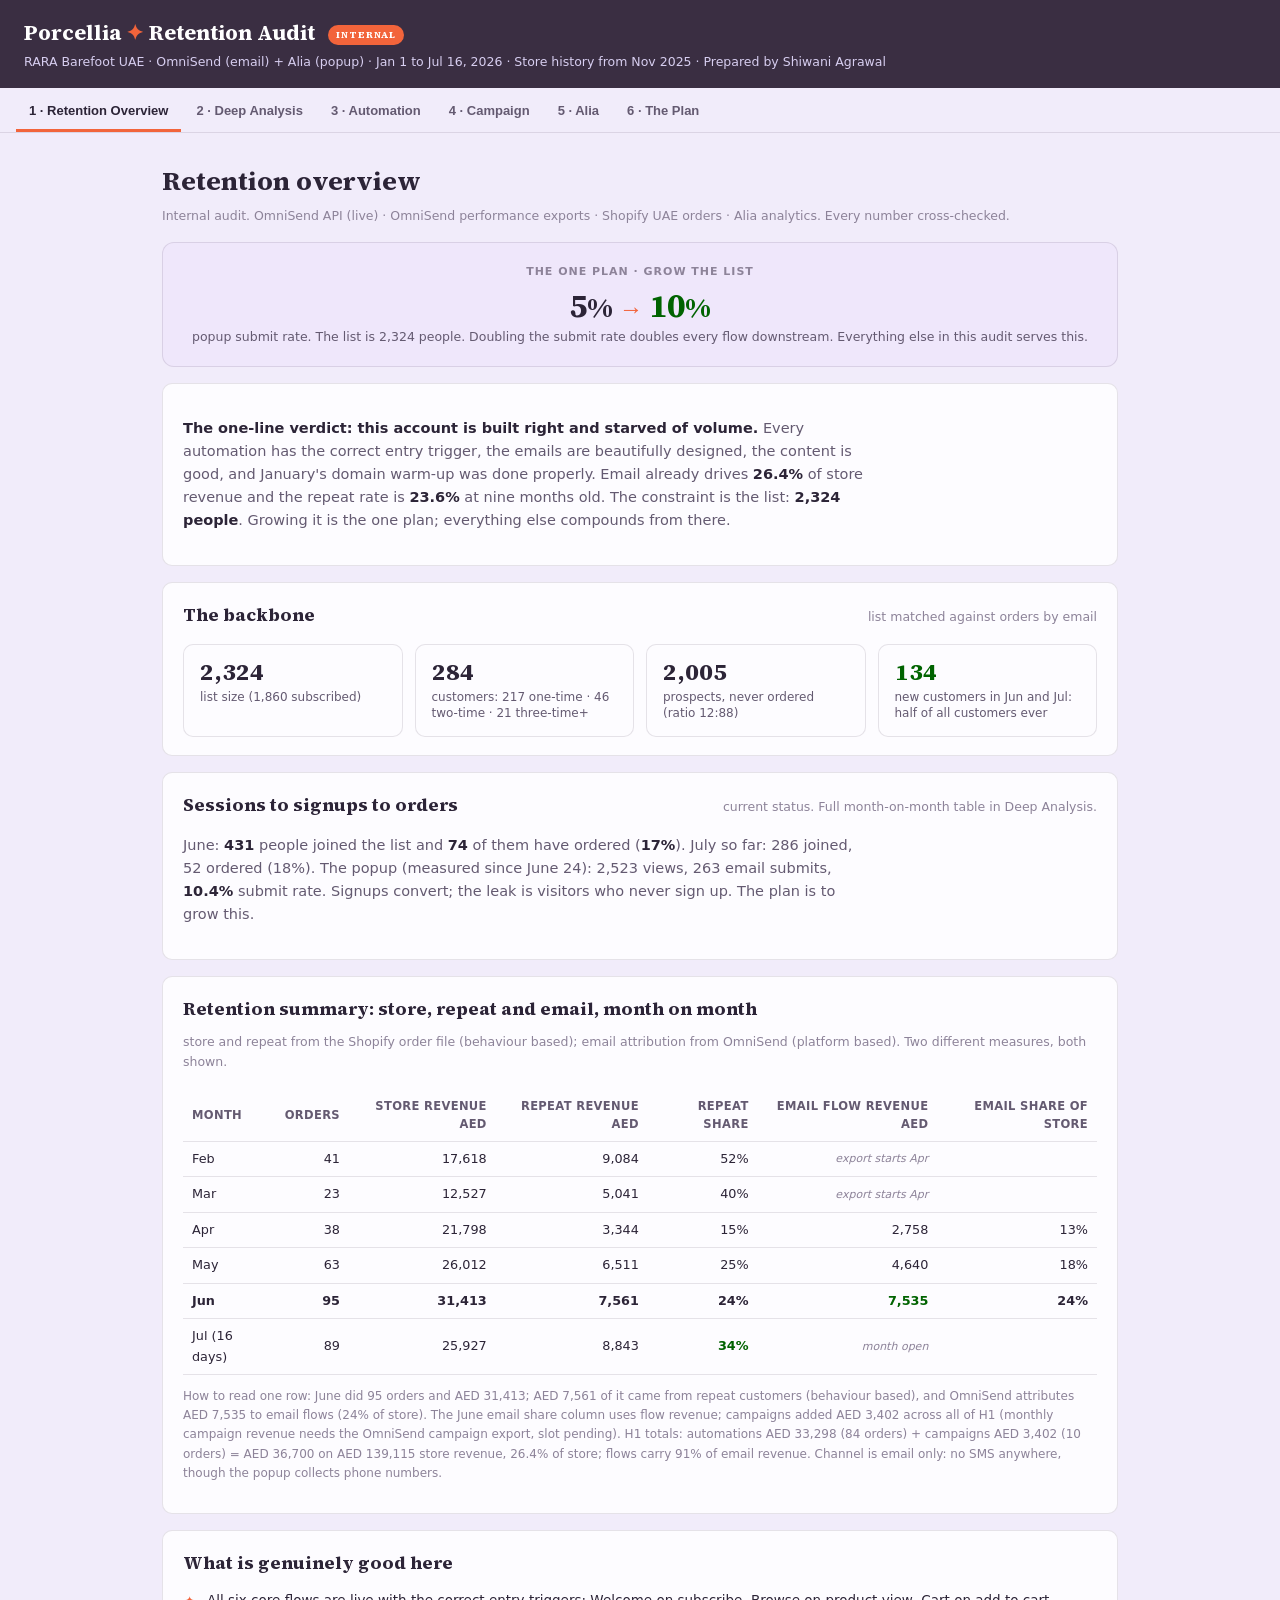
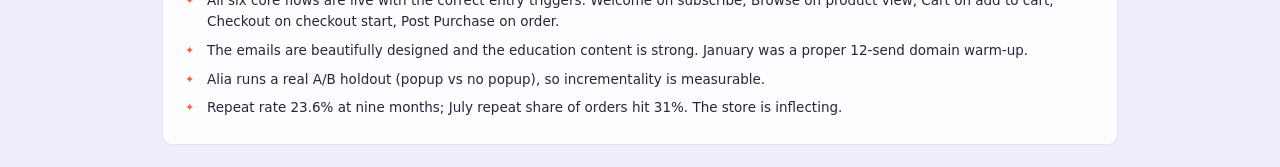
<file: rara-barefoot-uae/index.html>
<!doctype html>
<html lang="en">
<head>
<meta charset="utf-8">
<meta name="viewport" content="width=device-width, initial-scale=1">
<title>RARA Barefoot UAE · Retention Audit (Internal)</title>
<link rel="stylesheet" href="porc-fonts.css">
<style>
  :root{
    --page:#f1ecfa; --card:#fdfcff; --ink:#2c2437; --ink2:#645a71; --muted:#8d8399;
    --ring:rgba(58,46,66,.12); --accent:#f2643b; --accent-ink:#b03e1c; --good:#0ca30c; --good-text:#006300;
    --warn:#b8860b; --crit:#d03b3b; --seq700:#3a2e42; --hero:#efe7fb; --grid:#e2dbee;
  }
  @media (prefers-color-scheme: dark){:root{--page:#221b2c;--card:#2f2739;--ink:#f4f0fa;--ink2:#c3b9d1;--muted:#948aa3;--ring:rgba(244,240,250,.12);--accent:#f2643b;--accent-ink:#ff8a63;--good-text:#3ecf3e;--warn:#e5b53a;--crit:#ff6b6b;--seq700:#e4d4ff;--hero:#3a2f4a;--grid:#3d3449;}}
  :root[data-theme="dark"]{--page:#221b2c;--card:#2f2739;--ink:#f4f0fa;--ink2:#c3b9d1;--muted:#948aa3;--ring:rgba(244,240,250,.12);--accent:#f2643b;--accent-ink:#ff8a63;--good-text:#3ecf3e;--warn:#e5b53a;--crit:#ff6b6b;--seq700:#e4d4ff;--hero:#3a2f4a;--grid:#3d3449;}
  :root[data-theme="light"]{--page:#f1ecfa;--card:#fdfcff;--ink:#2c2437;--ink2:#645a71;--muted:#8d8399;--ring:rgba(58,46,66,.12);--accent:#f2643b;--accent-ink:#b03e1c;--good-text:#006300;--warn:#b8860b;--crit:#d03b3b;--seq700:#3a2e42;--hero:#efe7fb;--grid:#e2dbee;}
  *{box-sizing:border-box;}
  body{margin:0;background:var(--page);color:var(--ink);font:14.5px/1.6 'Poppins',system-ui,-apple-system,"Segoe UI",sans-serif;}
  header.top{background:var(--seq700);color:#fff;padding:16px 24px;}
  .brandmark{font-family:'PorcSerif',Georgia,serif;font-weight:700;font-size:21px;color:#fff;}
  .brandmark em{font-style:normal;color:var(--accent);}
  .subtitle{color:#d7cef0;font-size:12.5px;margin-top:2px;}
  .intbadge{display:inline-block;font-size:10px;font-weight:700;letter-spacing:.1em;text-transform:uppercase;background:var(--accent);color:#fff;padding:2px 8px;border-radius:99px;margin-left:8px;vertical-align:middle;}
  nav.tabs{position:sticky;top:0;z-index:10;background:var(--page);border-bottom:1px solid var(--ring);display:flex;flex-wrap:wrap;gap:2px;padding:6px 16px 0;}
  .tab{appearance:none;border:0;background:none;font-family:'Poppins',sans-serif;font-size:13px;font-weight:600;color:var(--ink2);padding:9px 13px 11px;cursor:pointer;border-bottom:3px solid transparent;white-space:nowrap;}
  .tab:hover{color:var(--ink);}
  .tab[aria-selected="true"]{color:var(--ink);border-bottom-color:var(--accent);}
  .wrap{max-width:1000px;margin:0 auto;padding:22px;}
  .view{display:none;} .view.active{display:block;}
  h1{font-family:'PorcSerif',Georgia,serif;font-weight:700;font-size:26px;margin:6px 0 4px;}
  h2{font-family:'PorcSerif',Georgia,serif;font-weight:700;font-size:18px;margin:0;}
  .kicker{color:var(--muted);font-size:12.5px;margin:2px 0 0;}
  .card{background:var(--card);border:1px solid var(--ring);border-radius:10px;padding:18px 20px;margin-top:16px;}
  .cardhead{display:flex;flex-wrap:wrap;align-items:baseline;justify-content:space-between;gap:6px 14px;margin-bottom:12px;}
  .tiles{display:grid;grid-template-columns:repeat(auto-fit,minmax(150px,1fr));gap:12px;margin-top:14px;}
  .tile{background:var(--card);border:1px solid var(--ring);border-radius:10px;padding:14px 16px;}
  .tile .v{font-family:'PorcSerif',Georgia,serif;font-weight:800;font-size:24px;line-height:1.1;}
  .tile .l{font-size:12px;color:var(--ink2);margin-top:4px;line-height:1.35;}
  .tile.good .v{color:var(--good-text);} .tile.hot .v{color:var(--crit);} .tile.warn .v{color:var(--warn);}
  table{width:100%;border-collapse:collapse;font-size:12.8px;margin-top:6px;}
  th,td{text-align:left;padding:7px 9px;border-bottom:1px solid var(--ring);}
  th{color:var(--ink2);font-weight:600;font-size:11.5px;text-transform:uppercase;letter-spacing:.03em;}
  td.num,th.num{text-align:right;font-variant-numeric:tabular-nums;}
  .tblwrap{overflow-x:auto;}
  th.grp,td.grp{border-left:2px solid var(--ring);padding-left:12px;}
  .good-text{color:var(--good-text);font-weight:600;} .crit{color:var(--crit);font-weight:600;} .warn{color:var(--warn);font-weight:600;}
  .lede{color:var(--ink2);max-width:74ch;}
  .lede b{color:var(--ink);}
  ul.pts{margin:8px 0 0;padding-left:0;list-style:none;}
  ul.pts li{position:relative;padding-left:24px;font-size:13.5px;margin-bottom:8px;color:var(--ink);line-height:1.55;}
  ul.pts li::before{content:"✦";position:absolute;left:2px;top:2px;color:var(--accent);font-size:11px;}
  .flag{border-left:5px solid var(--crit);background:var(--card);border-radius:0 8px 8px 0;padding:12px 16px;margin-top:14px;font-size:13px;}
  .flag.win{border-left-color:var(--good);}
  .note{font-size:12px;color:var(--muted);margin-top:12px;}
  .src{font-size:11px;color:var(--muted);font-style:italic;}
  .targets{display:grid;grid-template-columns:1fr;gap:14px;margin:16px 0 6px;}
  .tgt{background:var(--hero);border:1px solid var(--ring);border-radius:12px;padding:20px 22px;text-align:center;}
  .tgt .lab{font-size:11px;color:var(--muted);text-transform:uppercase;letter-spacing:.09em;font-weight:700;}
  .tgt .amt{font-family:'PorcSerif',Georgia,serif;font-weight:800;font-size:32px;line-height:1.1;margin:8px 0 4px;}
  .tgt .amt .arr{color:var(--accent);font-size:24px;padding:0 6px;}
  .tgt .amt .to{color:var(--good-text);}
  .tgt .sub{font-size:12.5px;color:var(--ink2);line-height:1.45;}
  @media(max-width:640px){.wrap{padding:14px;}h1{font-size:22px;}.targets{grid-template-columns:1fr;}.tgt .amt{font-size:26px;}}
</style>
</head>
<body>
<header class="top">
  <div class="brandmark">Porcellia <em>✦</em> Retention Audit <span class="intbadge">Internal</span></div>
  <div class="subtitle">RARA Barefoot UAE · OmniSend (email) + Alia (popup) · Jan 1 to Jul 16, 2026 · Store history from Nov 2025 · Prepared by Shiwani Agrawal</div>
</header>

<nav class="tabs" role="tablist">
  <button class="tab" role="tab" aria-selected="true" data-view="g1">1 · Retention Overview</button>
  <button class="tab" role="tab" aria-selected="false" data-view="g2">2 · Deep Analysis</button>
  <button class="tab" role="tab" aria-selected="false" data-view="g3">3 · Automation</button>
  <button class="tab" role="tab" aria-selected="false" data-view="g4">4 · Campaign</button>
  <button class="tab" role="tab" aria-selected="false" data-view="g5">5 · Alia</button>
  <button class="tab" role="tab" aria-selected="false" data-view="g6">6 · The Plan</button>
</nav>

<main class="wrap">

<!-- ===== 1 RETENTION OVERVIEW ===== -->
<section class="view active" id="v1" data-g="g1">
  <h1>Retention overview</h1>
  <p class="kicker">Internal audit. OmniSend API (live) · OmniSend performance exports · Shopify UAE orders · Alia analytics. Every number cross-checked.</p>
  <div class="targets">
    <div class="tgt">
      <div class="lab">The one plan · Grow the list</div>
      <div class="amt">5<small>%</small><span class="arr">→</span><span class="to">10<small>%</small></span></div>
      <div class="sub">popup submit rate. The list is 2,324 people. Doubling the submit rate doubles every flow downstream. Everything else in this audit serves this.</div>
    </div>
  </div>
  <div class="card">
    <p class="lede"><b>The one-line verdict: this account is built right and starved of volume.</b> Every automation has the correct entry trigger, the emails are beautifully designed, the content is good, and January's domain warm-up was done properly. Email already drives <b>26.4%</b> of store revenue and the repeat rate is <b>23.6%</b> at nine months old. The constraint is the list: <b>2,324 people</b>. Growing it is the one plan; everything else compounds from there.</p>
  </div>
  <div class="card">
    <div class="cardhead"><h2>The backbone</h2><span class="kicker">list matched against orders by email</span></div>
    <div class="tiles">
      <div class="tile"><div class="v">2,324</div><div class="l">list size (1,860 subscribed)</div></div>
      <div class="tile"><div class="v">284</div><div class="l">customers: 217 one-time · 46 two-time · 21 three-time+</div></div>
      <div class="tile"><div class="v">2,005</div><div class="l">prospects, never ordered (ratio 12:88)</div></div>
      <div class="tile good"><div class="v">134</div><div class="l">new customers in Jun and Jul: half of all customers ever</div></div>
    </div>
  </div>
  <div class="card">
    <div class="cardhead"><h2>Sessions to signups to orders</h2><span class="kicker">current status. Full month-on-month table in Deep Analysis.</span></div>
    <p class="lede">June: <b>431</b> people joined the list and <b>74</b> of them have ordered (<b>17%</b>). July so far: 286 joined, 52 ordered (18%). The popup (measured since June 24): 2,523 views, 263 email submits, <b>10.4%</b> submit rate. Signups convert; the leak is visitors who never sign up. The plan is to grow this.</p>
  </div>
  <div class="card">
    <div class="cardhead"><h2>Retention summary: store, repeat and email, month on month</h2><span class="kicker">store and repeat from the Shopify order file (behaviour based); email attribution from OmniSend (platform based). Two different measures, both shown.</span></div>
    <div class="tblwrap"><table>
      <thead><tr><th>Month</th><th class="num">Orders</th><th class="num">Store revenue AED</th><th class="num">Repeat revenue AED</th><th class="num">Repeat share</th><th class="num">Email flow revenue AED</th><th class="num">Email share of store</th></tr></thead>
      <tbody>
        <tr><td>Feb</td><td class="num">41</td><td class="num">17,618</td><td class="num">9,084</td><td class="num">52%</td><td class="num src">export starts Apr</td><td class="num src"></td></tr>
        <tr><td>Mar</td><td class="num">23</td><td class="num">12,527</td><td class="num">5,041</td><td class="num">40%</td><td class="num src">export starts Apr</td><td class="num src"></td></tr>
        <tr><td>Apr</td><td class="num">38</td><td class="num">21,798</td><td class="num">3,344</td><td class="num">15%</td><td class="num">2,758</td><td class="num">13%</td></tr>
        <tr><td>May</td><td class="num">63</td><td class="num">26,012</td><td class="num">6,511</td><td class="num">25%</td><td class="num">4,640</td><td class="num">18%</td></tr>
        <tr><td><b>Jun</b></td><td class="num"><b>95</b></td><td class="num"><b>31,413</b></td><td class="num"><b>7,561</b></td><td class="num"><b>24%</b></td><td class="num good-text"><b>7,535</b></td><td class="num"><b>24%</b></td></tr>
        <tr><td>Jul (16 days)</td><td class="num">89</td><td class="num">25,927</td><td class="num">8,843</td><td class="num good-text">34%</td><td class="num src">month open</td><td class="num src"></td></tr>
      </tbody>
    </table></div>
    <p class="note">How to read one row: June did 95 orders and AED 31,413; AED 7,561 of it came from repeat customers (behaviour based), and OmniSend attributes AED 7,535 to email flows (24% of store). The June email share column uses flow revenue; campaigns added AED 3,402 across all of H1 (monthly campaign revenue needs the OmniSend campaign export, slot pending). H1 totals: automations AED 33,298 (84 orders) + campaigns AED 3,402 (10 orders) = AED 36,700 on AED 139,115 store revenue, 26.4% of store; flows carry 91% of email revenue. Channel is email only: no SMS anywhere, though the popup collects phone numbers.</p>
  </div>
  <div class="card">
    <div class="cardhead"><h2>What is genuinely good here</h2></div>
    <ul class="pts">
      <li>All six core flows are live with the correct entry triggers: Welcome on subscribe, Browse on product view, Cart on add to cart, Checkout on checkout start, Post Purchase on order.</li>
      <li>The emails are beautifully designed and the education content is strong. January was a proper 12-send domain warm-up.</li>
      <li>Alia runs a real A/B holdout (popup vs no popup), so incrementality is measurable.</li>
      <li>Repeat rate 23.6% at nine months; July repeat share of orders hit 31%. The store is inflecting.</li>
    </ul>
  </div>
</section>

<!-- ===== 2 DEEP ANALYSIS ===== -->
<section class="view" id="v2" data-g="g2">
  <h1>Deep analysis</h1>
  <p class="kicker">Cohorts from the full UAE order history (Nov 2025 to Jul 16, 2026), voided excluded, customer key = email.</p>
  <div class="tiles">
    <div class="tile"><div class="v">393</div><div class="l">orders · AED 144,357 · AOV 367</div></div>
    <div class="tile"><div class="v">284</div><div class="l">customers · 2,005 prospects on the list</div></div>
    <div class="tile good"><div class="v">23.6%</div><div class="l">repeat rate at 9 months old</div></div>
    <div class="tile hot"><div class="v">3 days</div><div class="l">median time to the 2nd order (75% within 13 days)</div></div>
  </div>
  <div class="card">
    <div class="cardhead"><h2>Where the retention is: first product → % who buy again</h2><span class="kicker">every customer classified by their first order</span></div>
    <div class="tblwrap"><table>
      <thead><tr><th>First order</th><th class="num">First-buyers</th><th class="num">Buy again</th></tr></thead>
      <tbody>
        <tr><td>XANADU</td><td class="num">109</td><td class="num good-text">26.6%</td></tr>
        <tr><td>URUK</td><td class="num">108</td><td class="num">23.1%</td></tr>
        <tr><td>ZANZIBAR</td><td class="num">55</td><td class="num warn">18.2%</td></tr>
        <tr><td>Two pairs in the first order</td><td class="num">12</td><td class="num good-text">25.0%</td></tr>
      </tbody>
    </table></div>
    <div class="flag win"><b>The key finding:</b> people who started with two pairs repeat strongly (the 7 URUK plus XANADU starters repeat at 42.9%), and XANADU starters repeat best among singles. ZANZIBAR starters repeat worst (18.2%): the post purchase content for them should steer toward XANADU and URUK.</div>
  </div>
  <div class="card">
    <div class="cardhead"><h2>Cross-sell / up-sell map: what repeat buyers buy next</h2><span class="kicker">1st order → 2nd order, by silhouette (67 repeat customers). Hover a ribbon.</span></div>
    <div style="color:var(--ink);overflow-x:auto">
<svg viewBox="0 0 760 300" xmlns="http://www.w3.org/2000/svg" style="min-width:640px;width:100%;height:auto;font-family:Poppins,sans-serif">
<path d="M169.0 24.0 C380.0 24.0 380.0 24.0 591.0 24.0 L591.0 90.3 C380.0 90.3 380.0 90.3 169.0 90.3 Z" fill="#7f5fc4" opacity="0.45"><title>XANADU to XANADU: 20 customers</title></path>
<path d="M169.0 90.3 C380.0 90.3 380.0 130.8 591.0 130.8 L591.0 147.3 C380.0 147.3 380.0 106.8 169.0 106.8 Z" fill="#f2643b" opacity="0.5"><title>XANADU to URUK: 5 customers</title></path>
<path d="M169.0 106.8 C380.0 106.8 380.0 230.9 591.0 230.9 L591.0 244.2 C380.0 244.2 380.0 120.1 169.0 120.1 Z" fill="#f2643b" opacity="0.5"><title>XANADU to ZANZIBAR: 4 customers</title></path>
<path d="M169.0 134.1 C380.0 134.1 380.0 90.3 591.0 90.3 L591.0 106.8 C380.0 106.8 380.0 150.7 169.0 150.7 Z" fill="#f2643b" opacity="0.5"><title>URUK to XANADU: 5 customers</title></path>
<path d="M169.0 150.7 C380.0 150.7 380.0 147.3 591.0 147.3 L591.0 207.0 C380.0 207.0 380.0 210.3 169.0 210.3 Z" fill="#7f5fc4" opacity="0.45"><title>URUK to URUK: 18 customers</title></path>
<path d="M169.0 210.3 C380.0 210.3 380.0 244.2 591.0 244.2 L591.0 247.5 C380.0 247.5 380.0 213.6 169.0 213.6 Z" fill="#f2643b" opacity="0.5"><title>URUK to ZANZIBAR: 1 customers</title></path>
<path d="M169.0 213.6 C380.0 213.6 380.0 284.7 591.0 284.7 L591.0 288.0 C380.0 288.0 380.0 216.9 169.0 216.9 Z" fill="#7f5fc4" opacity="0.45"><title>URUK to Two pairs: 1 customers</title></path>
<path d="M169.0 230.9 C380.0 230.9 380.0 106.8 591.0 106.8 L591.0 113.5 C380.0 113.5 380.0 237.6 169.0 237.6 Z" fill="#f2643b" opacity="0.5"><title>ZANZIBAR to XANADU: 2 customers</title></path>
<path d="M169.0 237.6 C380.0 237.6 380.0 207.0 591.0 207.0 L591.0 210.3 C380.0 210.3 380.0 240.9 169.0 240.9 Z" fill="#f2643b" opacity="0.5"><title>ZANZIBAR to URUK: 1 customers</title></path>
<path d="M169.0 240.9 C380.0 240.9 380.0 247.5 591.0 247.5 L591.0 270.7 C380.0 270.7 380.0 264.1 169.0 264.1 Z" fill="#7f5fc4" opacity="0.45"><title>ZANZIBAR to ZANZIBAR: 7 customers</title></path>
<path d="M169.0 278.1 C380.0 278.1 380.0 113.5 591.0 113.5 L591.0 116.8 C380.0 116.8 380.0 281.4 169.0 281.4 Z" fill="#7f5fc4" opacity="0.45"><title>Two pairs to XANADU: 1 customers</title></path>
<path d="M169.0 281.4 C380.0 281.4 380.0 210.3 591.0 210.3 L591.0 216.9 C380.0 216.9 380.0 288.0 169.0 288.0 Z" fill="#7f5fc4" opacity="0.45"><title>Two pairs to URUK: 2 customers</title></path>
<rect x="155" y="24.0" width="14" height="96.1" rx="3" fill="#7f5fc4"/><text x="147" y="76.0" text-anchor="end" font-size="12" font-weight="600" fill="currentColor">XANADU <tspan fill="#8d8399">29</tspan></text>
<rect x="155" y="134.1" width="14" height="82.8" rx="3" fill="#7f5fc4"/><text x="147" y="179.5" text-anchor="end" font-size="12" font-weight="600" fill="currentColor">URUK <tspan fill="#8d8399">25</tspan></text>
<rect x="155" y="230.9" width="14" height="33.1" rx="3" fill="#7f5fc4"/><text x="147" y="251.5" text-anchor="end" font-size="12" font-weight="600" fill="currentColor">ZANZIBAR <tspan fill="#8d8399">10</tspan></text>
<rect x="155" y="278.1" width="14" height="9.9" rx="3" fill="#7f5fc4"/><text x="147" y="287.0" text-anchor="end" font-size="12" font-weight="600" fill="currentColor">Two pairs <tspan fill="#8d8399">3</tspan></text>
<rect x="591" y="24.0" width="14" height="92.8" rx="3" fill="#f2643b"/><text x="613" y="74.4" text-anchor="start" font-size="12" font-weight="600" fill="currentColor"><tspan fill="#8d8399">28</tspan> XANADU</text>
<rect x="591" y="130.8" width="14" height="86.1" rx="3" fill="#f2643b"/><text x="613" y="177.9" text-anchor="start" font-size="12" font-weight="600" fill="currentColor"><tspan fill="#8d8399">26</tspan> URUK</text>
<rect x="591" y="230.9" width="14" height="39.8" rx="3" fill="#f2643b"/><text x="613" y="254.8" text-anchor="start" font-size="12" font-weight="600" fill="currentColor"><tspan fill="#8d8399">12</tspan> ZANZIBAR</text>
<rect x="591" y="284.7" width="14" height="3.3" rx="3" fill="#f2643b"/><text x="613" y="290.3" text-anchor="start" font-size="12" font-weight="600" fill="currentColor"><tspan fill="#8d8399">1</tspan> Two pairs</text>
<text x="155" y="12" text-anchor="middle" font-size="10.5" fill="#8d8399" letter-spacing="1">FIRST ORDER</text>
<text x="605" y="12" text-anchor="middle" font-size="10.5" fill="#8d8399" letter-spacing="1">SECOND ORDER</text>
</svg>
    </div>
    <div class="legend" style="display:flex;gap:16px;font-size:12px;color:var(--ink2);margin-top:6px"><span><span style="display:inline-block;width:12px;height:12px;background:#7f5fc4;border-radius:2px;vertical-align:middle"></span> same silhouette (second pair, replenishment)</span><span><span style="display:inline-block;width:12px;height:12px;background:#f2643b;border-radius:2px;vertical-align:middle"></span> crossed silhouette (cross-sell)</span></div>
    <div class="tblwrap" style="margin-top:14px"><table>
      <thead><tr><th>Top paths (1st → 2nd)</th><th class="num">Customers</th><th>Type</th></tr></thead>
      <tbody>
        <tr><td>XANADU → XANADU</td><td class="num good-text">20</td><td>second pair, same silhouette</td></tr>
        <tr><td>URUK → URUK</td><td class="num">18</td><td>second pair, same silhouette</td></tr>
        <tr><td>ZANZIBAR → ZANZIBAR</td><td class="num">7</td><td>second pair, same silhouette</td></tr>
        <tr><td>XANADU → URUK</td><td class="num">5</td><td>cross-sell</td></tr>
        <tr><td>URUK → XANADU</td><td class="num">5</td><td>cross-sell</td></tr>
        <tr><td>XANADU → ZANZIBAR</td><td class="num">4</td><td>cross-sell</td></tr>
      </tbody>
    </table></div>
    <div class="flag win"><b>The cross-sell playbook:</b> the 2nd order splits <b>73% same silhouette / 27% crossed</b>. The proven move is the second pair of what they already love (another colour), and the biggest crossing is XANADU ↔ URUK in both directions. So the post purchase pitch leads with the second pair, then introduces the other silhouette. ZANZIBAR barely pulls buyers across; it earns its keep with its own repeaters.</div>
  </div>
  <div class="card">
    <div class="cardhead"><h2>Cohorts: % placing a 2nd order within 30 / 60 / 90 days</h2><span class="kicker">by first-order month</span></div>
    <div class="tblwrap"><table>
      <thead><tr><th>First-order month</th><th class="num">Cohort</th><th class="num">by 30d</th><th class="num">by 60d</th><th class="num">by 90d</th></tr></thead>
      <tbody>
        <tr><td>Jan 2026</td><td class="num">19</td><td class="num">26.3%</td><td class="num">26.3%</td><td class="num">26.3%</td></tr>
        <tr><td>Feb</td><td class="num">26</td><td class="num">19.2%</td><td class="num">23.1%</td><td class="num">23.1%</td></tr>
        <tr><td>Mar</td><td class="num">15</td><td class="num">26.7%</td><td class="num">26.7%</td><td class="num">26.7%</td></tr>
        <tr><td>Apr</td><td class="num">32</td><td class="num">15.6%</td><td class="num">25.0%</td><td class="num">28.1%</td></tr>
        <tr><td>May</td><td class="num">49</td><td class="num">20.4%</td><td class="num">22.4%</td><td class="num src">not 90d old</td></tr>
        <tr><td><b>Jun</b></td><td class="num"><b>73</b></td><td class="num"><b>15.1%</b></td><td class="num src">not 60d old</td><td class="num src">not 90d old</td></tr>
        <tr><td>Jul (16 days)</td><td class="num">61</td><td class="num good-text">21.3% already</td><td class="num src">open</td><td class="num src">open</td></tr>
      </tbody>
    </table></div>
    <p class="note">The pattern that matters: almost all repeat happens inside the first 30 days (the 60 and 90 day columns barely add), and the median gap is 3 days. The second order decision is made in the first two weeks of ownership. That is exactly the window the Post Purchase flow and the 14-day Challenge own: activation content in week one and two is where repeat is won or lost. Nov and Dec 2025 cohorts (9 customers) are left out for size.</p>
  </div>
  <div class="card">
    <div class="cardhead"><h2>Sessions to signups to orders, month on month</h2><span class="kicker">signups = contacts created in OmniSend that month; ordered = matched to the order file by email</span></div>
    <div class="tblwrap"><table>
      <thead><tr><th>Month</th><th class="num">Joined the list</th><th class="num">Of them, ordered</th><th class="num">Signup to order</th></tr></thead>
      <tbody>
        <tr><td>Feb</td><td class="num">474</td><td class="num">35</td><td class="num">7.4%</td></tr>
        <tr><td>Mar</td><td class="num">314</td><td class="num">16</td><td class="num">5.1%</td></tr>
        <tr><td>Apr</td><td class="num">499</td><td class="num">41</td><td class="num">8.2%</td></tr>
        <tr><td>May</td><td class="num">209</td><td class="num">37</td><td class="num">17.7%</td></tr>
        <tr><td><b>Jun</b></td><td class="num"><b>431</b></td><td class="num"><b>74</b></td><td class="num good-text"><b>17.2%</b></td></tr>
        <tr><td>Jul (16 days)</td><td class="num">286</td><td class="num">52</td><td class="num good-text">18.2%</td></tr>
      </tbody>
    </table></div>
    <p class="note">How to read one row: 431 people joined the list in June and 74 of them have placed an order. Popup views are measured only from June 24 (2,523 views, 263 email submits, 10.4% submit rate to July 15). Signup to order roughly doubled from spring to summer; the constraint is how many people sign up, which is what the one plan grows.</p>
  </div>
  <div class="card">
    <div class="cardhead"><h2>First, second and third orders, month on month</h2></div>
    <div class="tblwrap"><table>
      <thead><tr><th>Month</th><th class="num">1st orders</th><th class="num">2nd orders</th><th class="num">3rd+ orders</th><th class="num">Revenue AED</th><th class="num">Repeat share</th></tr></thead>
      <tbody>
        <tr><td>Jan</td><td class="num">19</td><td class="num">6</td><td class="num">0</td><td class="num">3,820</td><td class="num">24%</td></tr>
        <tr><td>Feb</td><td class="num">26</td><td class="num">6</td><td class="num">9</td><td class="num">17,618</td><td class="num">37%</td></tr>
        <tr><td>Mar</td><td class="num">15</td><td class="num">5</td><td class="num">3</td><td class="num">12,527</td><td class="num">35%</td></tr>
        <tr><td>Apr</td><td class="num">32</td><td class="num">4</td><td class="num">2</td><td class="num">21,798</td><td class="num">16%</td></tr>
        <tr><td>May</td><td class="num">49</td><td class="num">12</td><td class="num">2</td><td class="num">26,012</td><td class="num">22%</td></tr>
        <tr><td><b>Jun</b></td><td class="num"><b>73</b></td><td class="num"><b>14</b></td><td class="num"><b>8</b></td><td class="num"><b>31,413</b></td><td class="num"><b>23%</b></td></tr>
        <tr><td>Jul (16d)</td><td class="num">61</td><td class="num">18</td><td class="num good-text">10</td><td class="num">25,927</td><td class="num good-text">31%</td></tr>
      </tbody>
    </table></div>
    <p class="note">Second and third orders are arriving faster each month (Jul: 28 repeat orders in 16 days). Acquisition is scaling and the repeat layer is forming behind it. Lifetime distribution: 1x 217 · 2x 46 · 3x 11 · 4+ 10.</p>
  </div>
</section>

<!-- ===== 3 AUTOMATION ===== -->
<section class="view" id="v3" data-g="g3">
  <h1>Automation</h1>
  <p class="kicker">Per flow, per month, per message. June is the decision month. Sources: OmniSend workflow exports + H1 performance report + API.</p>
  <div class="tiles">
    <div class="tile"><div class="v">AED 33.3K</div><div class="l">flow revenue H1 · 84 orders · AED 2.81 per message</div></div>
    <div class="tile good"><div class="v">6 flows</div><div class="l">live, all with correct entry triggers</div></div>
    <div class="tile hot"><div class="v">AED 24.7</div><div class="l">per message on the DISABLED 14-day Challenge, best in account</div></div>
    <div class="tile warn"><div class="v">0 orders</div><div class="l">Abandoned Cart Women, every single month</div></div>
  </div>
  <div class="card">
    <div class="cardhead"><h2>Per-flow tracker, month on month</h2><span class="kicker">for each month: how many emails went out, how many orders they brought, and the revenue</span></div>
    <div class="tblwrap"><table>
      <thead>
        <tr><th rowspan="2">Flow</th><th class="num grp" colspan="3">April</th><th class="num grp" colspan="3">May</th><th class="num grp" colspan="3">June</th><th class="num grp" colspan="3">H1 total</th></tr>
        <tr><th class="num grp">Sent</th><th class="num">Orders</th><th class="num">AED</th><th class="num grp">Sent</th><th class="num">Orders</th><th class="num">AED</th><th class="num grp">Sent</th><th class="num">Orders</th><th class="num">AED</th><th class="num grp">Sent</th><th class="num">Orders</th><th class="num">AED</th></tr>
      </thead>
      <tbody>
        <tr><td><b>Post Purchase</b></td><td class="num grp">20</td><td class="num">2</td><td class="num">1,198</td><td class="num grp">171</td><td class="num">3</td><td class="num">1,397</td><td class="num grp"><b>341</b></td><td class="num"><b>7</b></td><td class="num good-text"><b>2,471</b></td><td class="num grp">813</td><td class="num">32</td><td class="num">12,119</td></tr>
        <tr><td><b>Welcome</b></td><td class="num grp">386</td><td class="num">0</td><td class="num">0</td><td class="num grp">491</td><td class="num">0</td><td class="num">0</td><td class="num grp"><b>958</b></td><td class="num"><b>7</b></td><td class="num good-text"><b>2,047</b></td><td class="num grp">2,838</td><td class="num">14</td><td class="num">3,494</td></tr>
        <tr><td><b>Abandoned Checkout</b></td><td class="num grp">213</td><td class="num">1</td><td class="num">549</td><td class="num grp">151</td><td class="num">3</td><td class="num">1,597</td><td class="num grp"><b>289</b></td><td class="num"><b>4</b></td><td class="num"><b>1,522</b></td><td class="num grp">1,138</td><td class="num">12</td><td class="num">5,477</td></tr>
        <tr><td><b>Browse Abandonment</b></td><td class="num grp">862</td><td class="num">0</td><td class="num">0</td><td class="num grp">539</td><td class="num">2</td><td class="num">848</td><td class="num grp"><b>742</b></td><td class="num"><b>4</b></td><td class="num"><b>1,196</b></td><td class="num grp">3,463</td><td class="num">12</td><td class="num">4,411</td></tr>
        <tr><td>Cart Men</td><td class="num grp">134</td><td class="num">0</td><td class="num">0</td><td class="num grp">140</td><td class="num">2</td><td class="num">798</td><td class="num grp"><b>105</b></td><td class="num"><b>1</b></td><td class="num"><b>299</b></td><td class="num grp">516</td><td class="num">3</td><td class="num">1,097</td></tr>
        <tr><td class="crit">Cart Women</td><td class="num grp crit">37</td><td class="num crit">0</td><td class="num crit">0</td><td class="num grp crit">34</td><td class="num crit">0</td><td class="num crit">0</td><td class="num grp crit"><b>47</b></td><td class="num crit"><b>0</b></td><td class="num crit"><b>0</b></td><td class="num grp crit">164</td><td class="num crit">0</td><td class="num crit">0</td></tr>
        <tr><td class="warn">14-day Challenge (killed around May 1)</td><td class="num grp">1,118</td><td class="num">2</td><td class="num">1,011</td><td class="num grp">0</td><td class="num">0</td><td class="num">0</td><td class="num grp">0</td><td class="num">0</td><td class="num">0</td><td class="num grp">212</td><td class="num">8</td><td class="num">5,241</td></tr>
      </tbody>
    </table></div>
    <p class="note">How to read one row: Post Purchase in June sent 341 emails, they brought 7 orders and AED 2,471. The Challenge row needs care: the monthly columns only start in April (the exports cover Apr to Jun), but the Challenge lived from January to May 1, so most of its earning months are not visible here. Its April numbers cover the whole challenge set (1,035 of the 1,118 sends were a parallel welcome A/B, the 14-day flow itself sent 78); its H1 total is the 14-day Challenge flow alone across its whole life: 212 sent, 8 orders, AED 5,241, which is AED 24.7 per email, double any other flow. Every flow's volume scaled with Alia (welcome sends 386 to 958 in two months). June flow revenue AED 7,535 on a 31.4K store month.</p>
  </div>
  <div class="card">
    <div class="cardhead"><h2>Do people reach the last email? Yes. Does it earn? No.</h2><span class="kicker">welcome flow, per message</span></div>
    <div class="tblwrap"><table>
      <thead>
        <tr><th rowspan="2">Month</th><th class="num grp" colspan="3">People who received</th><th class="num grp" rowspan="2">Reach email 3</th><th class="num grp" colspan="3">Revenue AED, by email</th></tr>
        <tr><th class="num grp">Email 1</th><th class="num">Email 2</th><th class="num">Email 3</th><th class="num grp">Email 1</th><th class="num">Email 2</th><th class="num">Email 3</th></tr>
      </thead>
      <tbody>
        <tr><td>Apr</td><td class="num grp">138</td><td class="num">129</td><td class="num">119</td><td class="num grp">86%</td><td class="num grp">0</td><td class="num">0</td><td class="num">0</td></tr>
        <tr><td>May</td><td class="num grp">167</td><td class="num">161</td><td class="num">163</td><td class="num grp">98%</td><td class="num grp">0</td><td class="num">0</td><td class="num">0</td></tr>
        <tr><td><b>Jun</b></td><td class="num grp"><b>351</b></td><td class="num"><b>313</b></td><td class="num"><b>294</b></td><td class="num grp"><b>84%</b></td><td class="num grp good-text"><b>1,748</b></td><td class="num"><b>299</b></td><td class="num crit"><b>0</b></td></tr>
      </tbody>
    </table></div>
    <p class="note">No dead nodes in the account: every email in every live flow sends (Cart Men in June: 28, 27, 25, 25). The real issue is volume: by the last message of a recovery flow, very few people are left to receive it, and welcome revenue concentrates in email 1 while the later emails engage without selling. The offer is not visible in the flow and the WELCOME25 code has no expiry.</p>
  </div>
  <div class="card">
    <div class="cardhead"><h2>Flow verdicts</h2><span class="kicker">what to change, flow by flow</span></div>
    <div class="tblwrap"><table>
      <thead><tr><th>Flow</th><th>What we found</th><th>The fix</th></tr></thead>
      <tbody>
        <tr><td><b>Welcome</b></td><td>Good flow, but the offer is invisible: June revenue sits in email 1 and the code has no expiry.</td><td>Make the offer the hero of every email with a dynamic code and expiry. A/B content heavily: this is the volume flow now.</td></tr>
        <tr><td><b>Challenge set</b></td><td class="crit">Killed around May 1, yet the 14-day Challenge earned AED 24.7 per message, double anything else, at 51% open and 11.7% click.</td><td>Turn it back on. The challenge content is the activation engine this brand already proved.</td></tr>
        <tr><td><b>Abandoned Checkout</b></td><td class="crit">The first email earns near zero (April: 0 revenue on E1 and E2; only E3 sold). Recovery flows should earn most on the first email.</td><td>Rework email 1. Test a founder-led first message for prospects. Carry the welcome offer with expiry for prospects who hold it.</td></tr>
        <tr><td><b>Abandoned Cart</b></td><td>Same content for buyers and prospects, only the offer section removed for buyers. The last message reaches very few people (low traffic that deep in the flow) and has zero conversions.</td><td>Prospect and customer versions with genuinely different content. Customers get their own dynamic code with expiry. Rethink the closing message so the few who reach it get the strongest push.</td></tr>
        <tr><td class="crit"><b>Cart Women</b></td><td class="crit">Zero orders in every month, one third of Men's volume, copy identical to Men's.</td><td>Review the split logic and write women-specific content, or fold both into one flow with a gender content block.</td></tr>
        <tr><td><b>Browse Abandonment</b></td><td>Highest traffic flow, no split between prospects and customers. Prospects are never reminded their welcome offer is still live.</td><td>Split by prospect vs customer. Prospects hear the offer with its expiry until they order.</td></tr>
        <tr><td><b>Post Purchase</b></td><td class="good-text">The star: AED 12.1K H1. The order confirmation email is really good.</td><td>Keep it. Improve the follow-up emails after the confirmation; they are the weakest part of a strong flow.</td></tr>
      </tbody>
    </table></div>
  </div>
  <div class="card">
    <div class="cardhead"><h2>Evidence</h2><span class="kicker">from the account walkthrough</span></div>
    <figure style="margin:14px 0 0">
      <img src="evidence/browse-abandon-flow.png" alt="Browse abandonment flow" style="max-width:100%;border:1px solid var(--ring);border-radius:8px" loading="lazy">
      <figcaption class="note" style="margin-top:6px">Browse Abandonment: 555 completed the trigger, email 1 sent to 478 (32.85% open, AED 795), then an 8 hour wait. One sequence for everyone: no prospect vs customer split, no offer reminder.</figcaption>
    </figure>
    <figure style="margin:14px 0 0">
      <img src="evidence/cart-last-message.png" alt="Abandoned cart last message" style="max-width:100%;border:1px solid var(--ring);border-radius:8px" loading="lazy" onerror="this.style.display='none';this.nextElementSibling.insertAdjacentHTML('afterbegin','<span style=\'color:var(--crit);font-weight:600\'>[ screenshot pending: cart-last-message.png ] </span>')">
      <figcaption class="note" style="margin-top:6px">Abandoned cart, last message: very few people are left this deep in the flow, and it has zero conversions in every month.</figcaption>
    </figure>
  </div>
</section>

<!-- ===== 4 CAMPAIGN ===== -->
<section class="view" id="v4" data-g="g4">
  <h1>Campaign</h1>
  <p class="kicker">42 campaigns, all email. Stats from the OmniSend API, revenue from the performance report.</p>
  <div class="tiles">
    <div class="tile"><div class="v">13.2K</div><div class="l">messages sent H1 · 49.3% open · 1.47% click</div></div>
    <div class="tile warn"><div class="v">10 orders</div><div class="l">AED 3,402 in 6.5 months: campaigns engage but do not sell</div></div>
    <div class="tile"><div class="v">2 of 12</div><div class="l">audiences are quiz-answer based; the rest are generic pools</div></div>
    <div class="tile good"><div class="v">0.42%</div><div class="l">unsubscribe rate, list is healthy</div></div>
  </div>
  <div class="card">
    <div class="cardhead"><h2>Month on month</h2></div>
    <div class="tblwrap"><table>
      <thead><tr><th>Month</th><th class="num">Campaigns</th><th class="num">Sent</th><th class="num">Open</th><th class="num">Click</th><th class="num">Unsubs</th></tr></thead>
      <tbody>
        <tr><td>Jan (warm-up)</td><td class="num">11</td><td class="num">533</td><td class="num">51.2%</td><td class="num">7.32%</td><td class="num">0</td></tr>
        <tr><td>Feb</td><td class="num">5</td><td class="num">255</td><td class="num">52.5%</td><td class="num">4.71%</td><td class="num">0</td></tr>
        <tr><td>Mar</td><td class="num">3</td><td class="num">272</td><td class="num">58.5%</td><td class="num">2.94%</td><td class="num">3</td></tr>
        <tr><td>Apr</td><td class="num">6</td><td class="num">1,898</td><td class="num good-text">60.4%</td><td class="num">1.48%</td><td class="num">11</td></tr>
        <tr><td>May</td><td class="num">6</td><td class="num">2,783</td><td class="num">52.0%</td><td class="num">1.37%</td><td class="num">13</td></tr>
        <tr><td><b>Jun</b></td><td class="num"><b>7</b></td><td class="num"><b>4,147</b></td><td class="num warn"><b>45.7%</b></td><td class="num warn"><b>1.06%</b></td><td class="num"><b>14</b></td></tr>
        <tr><td>Jul (16d)</td><td class="num">4</td><td class="num">3,311</td><td class="num warn">43.8%</td><td class="num warn">0.76%</td><td class="num">15</td></tr>
      </tbody>
    </table></div>
    <p class="note">Reach grew 15x since March as the list grew, while opens slid from 60% to 46% and clicks from 1.5% to 1.1%. The calendar is education only (Posture, Travel, Persona, Runner). Best opens: April Survey 63.8%, Persona 62.2%, Travel 61.9%. Only one sale campaign all half (Xanadu 50% off).</p>
  </div>
  <div class="card">
    <div class="cardhead"><h2>Verdict</h2></div>
    <ul class="pts">
      <li><b>Campaigns need conversion moments.</b> Education holds attention (49% opens) but produced 10 orders in 6.5 months. Add offer-led sends: welcome-offer reminders for prospects who never used their code, bestseller restocks, and the mystery discount test.</li>
      <li><b>Use the answers.</b> Only the Gym Goers sends targeted a quiz answer (and it worked twice). The 'never used barefoot' audience of 1,475 and the pain-driven audience of 441 have never had a campaign written for them.</li>
      <li><b>Remind prospects their welcome offer is alive.</b> No campaign has ever done this. It becomes a standing monthly slot until the person orders.</li>
    </ul>
  </div>
</section>

<!-- ===== 5 ALIA ===== -->
<section class="view" id="v5" data-g="g5">
  <h1>Alia <span style="font-size:14px;color:var(--muted)">the popup, and the list it feeds</span></h1>
  <p class="kicker">The list is the constraint. This is where it grows.</p>
  <div class="tiles">
    <div class="tile"><div class="v">~12K</div><div class="l">popup views a month</div></div>
    <div class="tile warn"><div class="v">5%</div><div class="l">email submit rate · 5% phone (phones never used anywhere)</div></div>
    <div class="tile"><div class="v">7</div><div class="l">popup screens, no skip button on any of them</div></div>
    <div class="tile good"><div class="v">A/B live</div><div class="l">popup vs no-popup holdout, incrementality measurable</div></div>
  </div>
  <div class="card">
    <div class="cardhead"><h2>The friction problem</h2></div>
    <p class="lede">Seven screens stand between a visitor and the code: intro, three quiz questions, email, phone, reveal. There is no skip anywhere. We collect the phone number and never send anything to it, because this account is email only. That question is pure friction. The result is a 5% submit rate on 12K monthly views. Cut the steps, add skip buttons, drop the phone question, and make the offer land harder: a mystery discount is the test to start with, and the code needs an expiry (WELCOME25 today has none). Personalisation questions can return next quarter once the list is big enough to slice.</p>
    <figure style="margin:14px 0 0">
      <img src="evidence/alia-popup-7-screens.png" alt="Alia popup 7 screens" style="max-width:100%;border:1px solid var(--ring);border-radius:8px" loading="lazy">
      <figcaption class="note" style="margin-top:6px">All 7 popup screens. No skip on any step. Email, then phone, then the code.</figcaption>
    </figure>
    <figure style="margin:14px 0 0">
      <img src="evidence/welcome25-reveal.png" alt="WELCOME25 reveal" style="max-width:100%;border:1px solid var(--ring);border-radius:8px" loading="lazy">
      <figcaption class="note" style="margin-top:6px">The reveal screen: fixed code WELCOME25, no expiry shown. Offer history in the contact tags: 500 off, then welcome50, now welcome25.</figcaption>
    </figure>
  </div>
  <div class="card">
    <div class="cardhead"><h2>The answers we collect, and what they are worth</h2></div>
    <div class="tblwrap"><table>
      <thead><tr><th>Question</th><th>Biggest answers</th><th>Used in targeting?</th></tr></thead>
      <tbody>
        <tr><td>Have you used barefoot shoes before?</td><td>Never 2,713 (73%) · sometimes 620 · mostly 639</td><td class="crit">Never targeted</td></tr>
        <tr><td>Where will you use them most?</td><td>Gym 1,323 · everyday 945 · running 759</td><td class="good-text">Gym Goers: 3 campaigns, it worked</td></tr>
        <tr><td>What matters most?</td><td>All-day comfort 2,251 · performance 1,011</td><td class="crit">Performance: 2 campaigns. Comfort: never</td></tr>
        <tr><td>What got you curious?</td><td>Reveal now 6,554 · barefoot-curious 2,079 · pain-driven 999</td><td class="crit">Never targeted</td></tr>
      </tbody>
    </table></div>
    <p class="note">Every answer is stored on the contact as an OmniSend tag, so answer-targeting needs no new infrastructure. Only 2 of the 12 audiences campaigns use are answer-based. The 'never used barefoot' beginners and the pain-driven visitors are the two biggest untouched stories.</p>
  </div>
</section>

<!-- ===== 6 THE PLAN ===== -->
<section class="view" id="v6" data-g="g6">
  <h1>The plan</h1>
  <p class="kicker">One plan: grow the list. Everything below serves it.</p>
  <div class="flag win"><b>The main learning behind this whole plan:</b> the list is 2,324 people. At this size, high-level personalisation on any automation just uses up content bandwidth without the volume to pay it back. So we keep every automation simple and put the energy into growing the list. Once the list is big enough, the layers (quiz-answer targeting, deeper splits) switch on and actually move numbers. Simple does not mean short: this is a high-ticket product (AOV AED 367), so the flows themselves stay exhaustive, with enough emails to carry a decision this size. Simple means no heavy personalisation slicing yet.</div>
  <div class="targets">
    <div class="tgt">
      <div class="lab">The one plan · Grow the list</div>
      <div class="amt">5<small>%</small><span class="arr">→</span><span class="to">10<small>%</small></span></div>
      <div class="sub">popup submit rate. Same traffic, twice the signups, twice the people in every flow. Every part below serves this.</div>
    </div>
  </div>

  <div class="card">
    <div class="cardhead"><h2>Part 1 · Acquisition</h2><span class="kicker">the popup and the welcome flow</span></div>
    <ul class="pts">
      <li><b>Cut the popup.</b> Fewer screens, a skip button on every step, and drop the phone question entirely: we are email only, so collecting phones just costs signups.</li>
      <li><b>Make the offer land.</b> Test a stronger offer and test the mystery discount format. Move from the fixed WELCOME25 to a dynamic code with a real expiry, shown in the popup and in every welcome email.</li>
      <li><b>A/B the welcome hard.</b> It is now the volume flow (958 sends in June) and its revenue lives in email 1 only. Test subject lines, offer placement and a founder-led variant.</li>
      <li><b>Improve sessions to conversion.</b> Track it as one funnel every month: visitors, signups, signups who order. Signup to order is already 17 to 18%; the number to move is how many visitors sign up (popup submit 10.4%).</li>
      <li><b>Personalisation waits.</b> The quiz questions return next quarter once the list can support slicing. List first, layers later.</li>
    </ul>
  </div>
  <div class="card">
    <div class="cardhead"><h2>Part 2 · Recovery</h2><span class="kicker">browse, cart, checkout</span></div>
    <ul class="pts">
      <li><b>Split every recovery flow into prospect and customer versions.</b> Prospects keep hearing that their welcome offer is still available, with its expiry, until they place the order. Customers get their own dynamic code and content that respects that they already know the brand.</li>
      <li><b>Fix the first email.</b> In any recovery flow the first email should carry the most audience, response and revenue. Today it earns near zero in checkout and cart. Test a founder-led first message for prospects.</li>
      <li><b>Rethink the cart's third message</b> (it reaches few and adds little) and <b>fix or fold Cart Women</b> (zero orders every month on copy identical to Men's).</li>
      <li><b>Add the offer reminder to campaigns too.</b> A standing monthly send to prospects who never used their code.</li>
    </ul>
  </div>
  <div class="card">
    <div class="cardhead"><h2>Part 3 · Activation</h2><span class="kicker">after the order</span></div>
    <ul class="pts">
      <li><b>Turn the 14-day Challenge back on.</b> It was the best revenue per message in the account (AED 24.7) when it was killed in May. It is this brand's activation engine: 73% of the audience has never worn barefoot shoes and needs the habit built.</li>
      <li><b>Keep the order confirmation email</b> (it is genuinely good) and rewrite the follow-up emails in the Post Purchase flow, which are the weak part of the strongest flow.</li>
      <li><b>Go exhaustive on post purchase.</b> This is a high-ticket product: one or two emails will not carry the relationship. Build a long sequence for the first weeks of ownership: habit content, wear guidance, the second pair pitch, the review ask. The 3-day median to a second order says these touches land exactly when the buyer is deciding.</li>
    </ul>
  </div>
  <div class="card">
    <div class="cardhead"><h2>Part 4 · Replenishment, cross-sell, upsell</h2></div>
    <ul class="pts">
      <li><b>Cross-sell and upsell stay in the plan, and here is the proof:</b> Post Purchase is the account's strongest flow (AED 12,119 in H1, growing every month). People who just bought open and click these emails more than anyone else. Emailing an engaged buyer with the next product works, so this lane earns its place.</li>
      <li><b>Second-pair cross-sell on the proven bestsellers.</b> XANADU and URUK buyers get the other silhouette after the activation window. Simple version first: one product story, no heavy slicing.</li>
      <li><b>Quiz-answer pitches wait for list scale:</b> gym people get the training story, everyday people get the comfort story. The answers already sit on every contact, so this switches on the moment volume justifies the content work.</li>
    </ul>
  </div>
  <div class="card">
    <div class="cardhead"><h2>Part 5 · Win-back</h2></div>
    <ul class="pts">
      <li><b>Day-90 win-back by quiz answer.</b> The answers already sit on every contact. Small volumes today, but it compounds as the 134 new Jun and Jul customers age.</li>
    </ul>
  </div>
  <div class="flag win"><b>How we execute, in two phases:</b> Phase 1, send campaigns to each part's segments and measure what performs. Phase 2, automate the winners. No automation gets built before its campaign proves the audience.</div>
  <div class="card">
    <div class="cardhead"><h2>What success is measured on</h2><span class="kicker">every target starts from today's verified number</span></div>
    <div class="tiles">
      <div class="tile"><div class="v">5% → 10%</div><div class="l">popup submit rate</div></div>
      <div class="tile"><div class="v">2,324 → grow</div><div class="l">list size, tracked monthly</div></div>
      <div class="tile"><div class="v">E1 &gt; 0</div><div class="l">checkout and cart first emails earn revenue</div></div>
      <div class="tile"><div class="v">0 → live</div><div class="l">Cart Women converts or is folded</div></div>
      <div class="tile"><div class="v">Challenge on</div><div class="l">14-day Challenge re-enabled and measured</div></div>
      <div class="tile"><div class="v">26.4% → 25%+</div><div class="l">email share held while the store scales</div></div>
    </div>
  </div>
</section>

</main>
<script>
  var tabs=document.querySelectorAll('.tab');
  function go(v){tabs.forEach(function(t){t.setAttribute('aria-selected', t.dataset.view===v);});
    document.querySelectorAll('.view').forEach(function(s){s.classList.toggle('active',s.dataset.g===v);});
    window.scrollTo({top:0});}
  tabs.forEach(function(t){t.addEventListener('click',function(){go(t.dataset.view);});});
  go('g1');
</script>
</body>
</html>
</file>
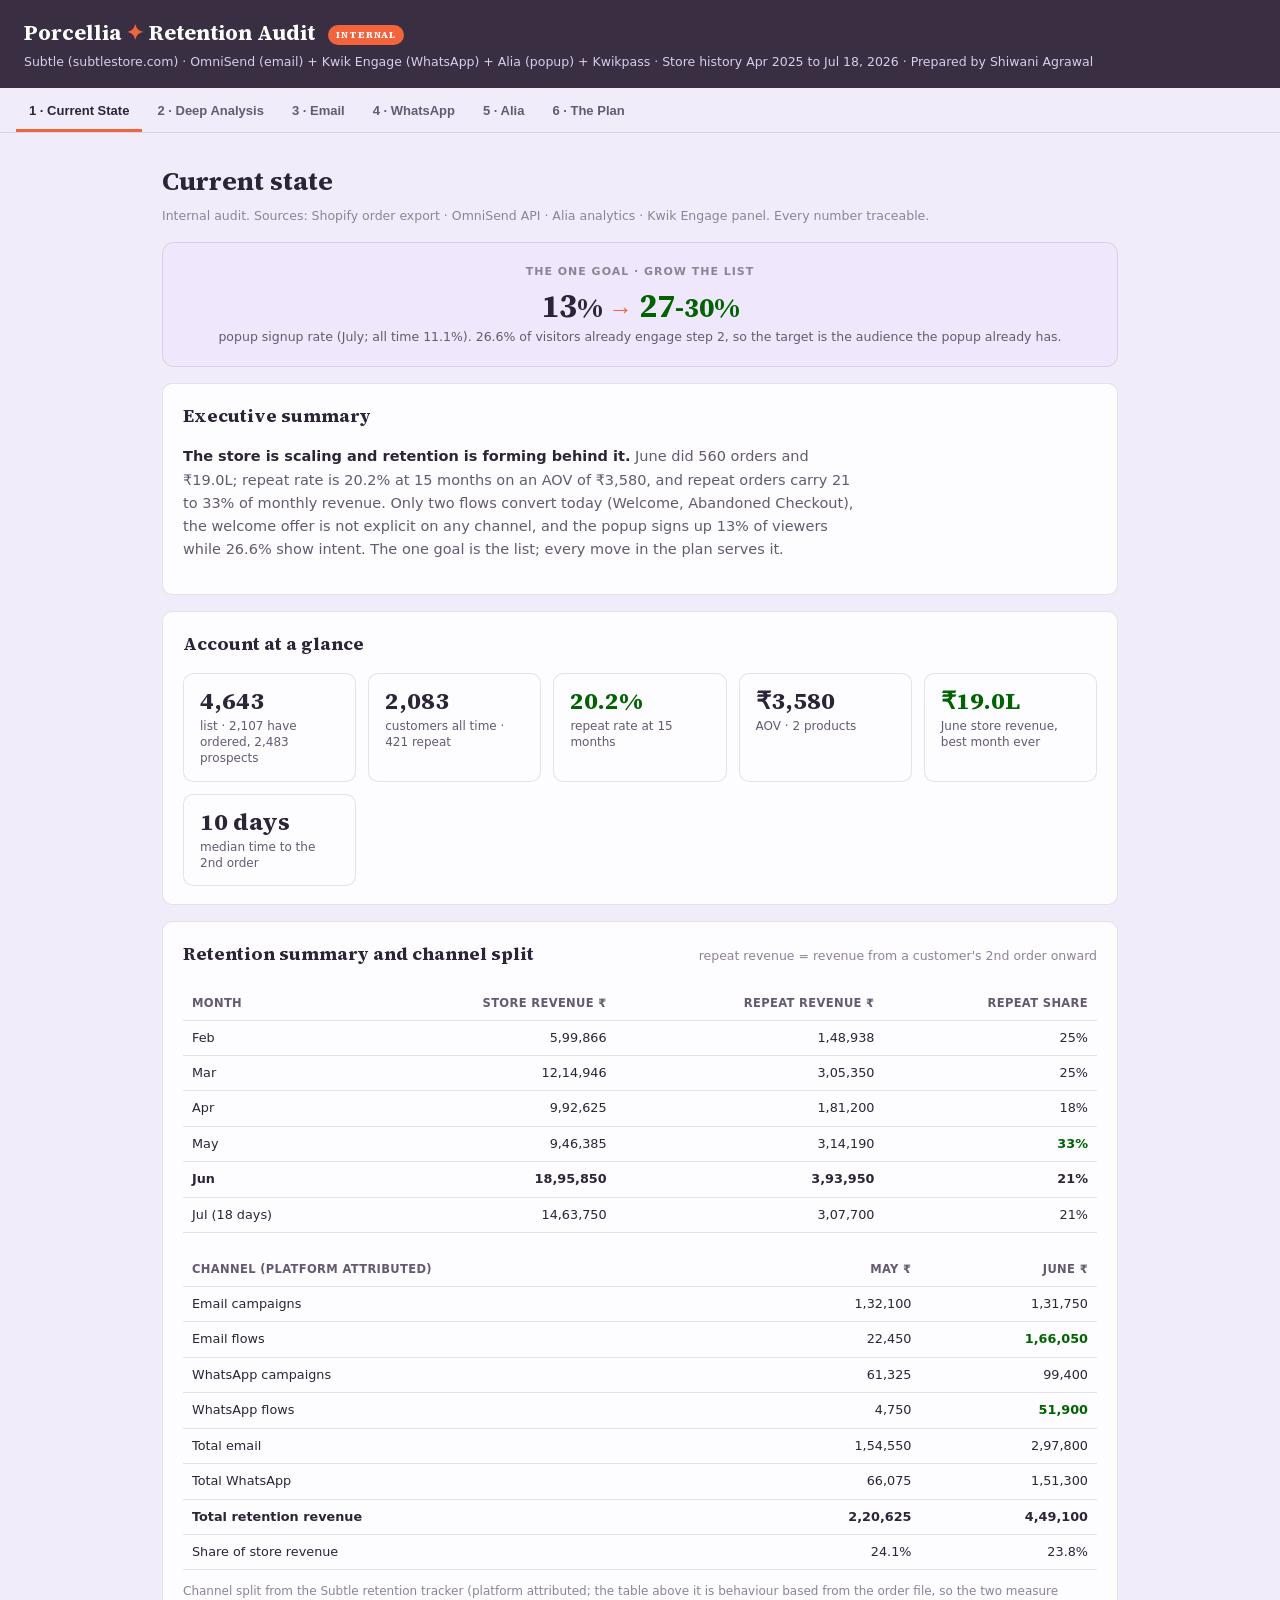
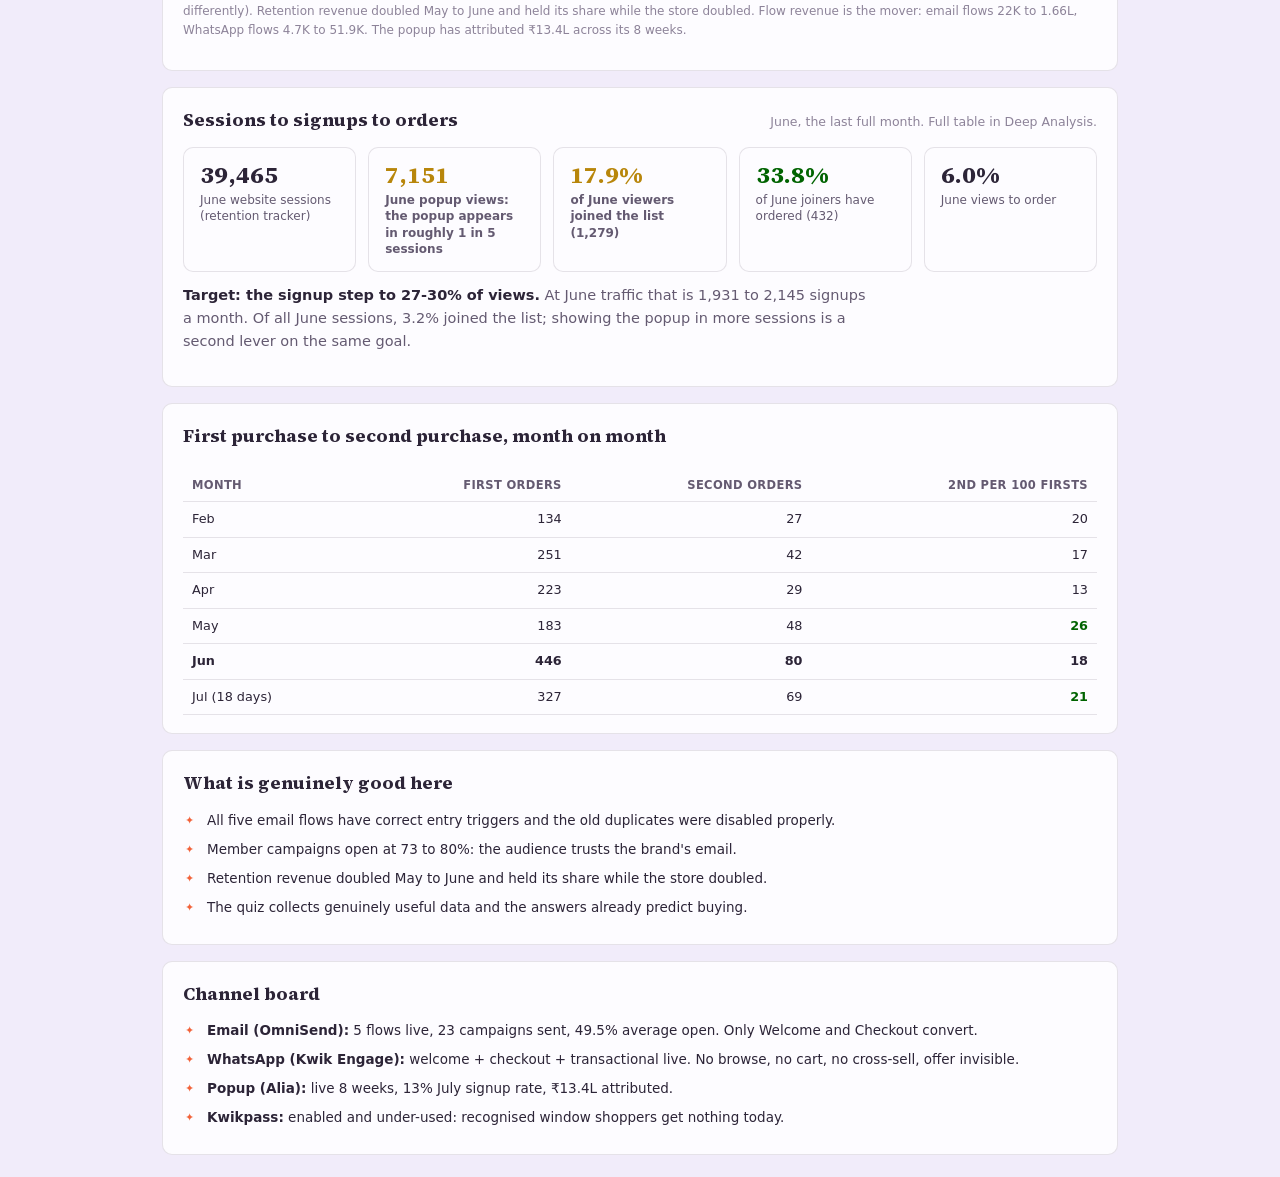
<file: subtle/index.html>
<!doctype html>
<html lang="en">
<head>
<meta charset="utf-8">
<meta name="viewport" content="width=device-width, initial-scale=1">
<title>Subtle · Retention Audit (Internal)</title>
<link rel="stylesheet" href="porc-fonts.css">
<style>
  :root{
    --page:#f1ecfa; --card:#fdfcff; --ink:#2c2437; --ink2:#645a71; --muted:#8d8399;
    --ring:rgba(58,46,66,.12); --accent:#f2643b; --accent-ink:#b03e1c; --good:#0ca30c; --good-text:#006300;
    --warn:#b8860b; --crit:#d03b3b; --seq700:#3a2e42; --hero:#efe7fb; --grid:#e2dbee;
  }
  @media (prefers-color-scheme: dark){:root{--page:#221b2c;--card:#2f2739;--ink:#f4f0fa;--ink2:#c3b9d1;--muted:#948aa3;--ring:rgba(244,240,250,.12);--accent:#f2643b;--accent-ink:#ff8a63;--good-text:#3ecf3e;--warn:#e5b53a;--crit:#ff6b6b;--seq700:#e4d4ff;--hero:#3a2f4a;--grid:#3d3449;}}
  :root[data-theme="dark"]{--page:#221b2c;--card:#2f2739;--ink:#f4f0fa;--ink2:#c3b9d1;--muted:#948aa3;--ring:rgba(244,240,250,.12);--accent:#f2643b;--accent-ink:#ff8a63;--good-text:#3ecf3e;--warn:#e5b53a;--crit:#ff6b6b;--seq700:#e4d4ff;--hero:#3a2f4a;--grid:#3d3449;}
  :root[data-theme="light"]{--page:#f1ecfa;--card:#fdfcff;--ink:#2c2437;--ink2:#645a71;--muted:#8d8399;--ring:rgba(58,46,66,.12);--accent:#f2643b;--accent-ink:#b03e1c;--good-text:#006300;--warn:#b8860b;--crit:#d03b3b;--seq700:#3a2e42;--hero:#efe7fb;--grid:#e2dbee;}
  *{box-sizing:border-box;}
  body{margin:0;background:var(--page);color:var(--ink);font:14.5px/1.6 'Poppins',system-ui,-apple-system,"Segoe UI",sans-serif;}
  header.top{background:var(--seq700);color:#fff;padding:16px 24px;}
  .brandmark{font-family:'PorcSerif',Georgia,serif;font-weight:700;font-size:21px;color:#fff;}
  .brandmark em{font-style:normal;color:var(--accent);}
  .subtitle{color:#d7cef0;font-size:12.5px;margin-top:2px;}
  .intbadge{display:inline-block;font-size:10px;font-weight:700;letter-spacing:.1em;text-transform:uppercase;background:var(--accent);color:#fff;padding:2px 8px;border-radius:99px;margin-left:8px;vertical-align:middle;}
  nav.tabs{position:sticky;top:0;z-index:10;background:var(--page);border-bottom:1px solid var(--ring);display:flex;flex-wrap:wrap;gap:2px;padding:6px 16px 0;}
  .tab{appearance:none;border:0;background:none;font-family:'Poppins',sans-serif;font-size:13px;font-weight:600;color:var(--ink2);padding:9px 13px 11px;cursor:pointer;border-bottom:3px solid transparent;white-space:nowrap;}
  .tab:hover{color:var(--ink);}
  .tab[aria-selected="true"]{color:var(--ink);border-bottom-color:var(--accent);}
  .wrap{max-width:1000px;margin:0 auto;padding:22px;}
  .view{display:none;} .view.active{display:block;}
  h1{font-family:'PorcSerif',Georgia,serif;font-weight:700;font-size:26px;margin:6px 0 4px;}
  h2{font-family:'PorcSerif',Georgia,serif;font-weight:700;font-size:18px;margin:0;}
  .kicker{color:var(--muted);font-size:12.5px;margin:2px 0 0;}
  .card{background:var(--card);border:1px solid var(--ring);border-radius:10px;padding:18px 20px;margin-top:16px;}
  .cardhead{display:flex;flex-wrap:wrap;align-items:baseline;justify-content:space-between;gap:6px 14px;margin-bottom:12px;}
  .tiles{display:grid;grid-template-columns:repeat(auto-fit,minmax(150px,1fr));gap:12px;margin-top:14px;}
  .tile{background:var(--card);border:1px solid var(--ring);border-radius:10px;padding:14px 16px;}
  .tile .v{font-family:'PorcSerif',Georgia,serif;font-weight:800;font-size:24px;line-height:1.1;}
  .tile .l{font-size:12px;color:var(--ink2);margin-top:4px;line-height:1.35;}
  .tile.good .v{color:var(--good-text);} .tile.hot .v{color:var(--crit);} .tile.warn .v{color:var(--warn);}
  table{width:100%;border-collapse:collapse;font-size:12.8px;margin-top:6px;}
  th,td{text-align:left;padding:7px 9px;border-bottom:1px solid var(--ring);}
  th{color:var(--ink2);font-weight:600;font-size:11.5px;text-transform:uppercase;letter-spacing:.03em;}
  td.num,th.num{text-align:right;font-variant-numeric:tabular-nums;}
  .tblwrap{overflow-x:auto;}
  th.grp,td.grp{border-left:2px solid var(--ring);padding-left:12px;}
  .good-text{color:var(--good-text);font-weight:600;} .crit{color:var(--crit);font-weight:600;} .warn{color:var(--warn);font-weight:600;}
  .lede{color:var(--ink2);max-width:74ch;}
  .lede b{color:var(--ink);}
  ul.pts{margin:8px 0 0;padding-left:0;list-style:none;}
  ul.pts li{position:relative;padding-left:24px;font-size:13.5px;margin-bottom:8px;color:var(--ink);line-height:1.55;}
  ul.pts li::before{content:"✦";position:absolute;left:2px;top:2px;color:var(--accent);font-size:11px;}
  .flag{border-left:5px solid var(--crit);background:var(--card);border-radius:0 8px 8px 0;padding:12px 16px;margin-top:14px;font-size:13px;}
  .flag.win{border-left-color:var(--good);}
  .note{font-size:12px;color:var(--muted);margin-top:12px;}
  .src{font-size:11px;color:var(--muted);font-style:italic;}
  .targets{display:grid;grid-template-columns:1fr;gap:14px;margin:16px 0 6px;}
  .tgt{background:var(--hero);border:1px solid var(--ring);border-radius:12px;padding:20px 22px;text-align:center;}
  .tgt .lab{font-size:11px;color:var(--muted);text-transform:uppercase;letter-spacing:.09em;font-weight:700;}
  .tgt .amt{font-family:'PorcSerif',Georgia,serif;font-weight:800;font-size:32px;line-height:1.1;margin:8px 0 4px;}
  .tgt .amt .arr{color:var(--accent);font-size:24px;padding:0 6px;}
  .tgt .amt .to{color:var(--good-text);}
  .tgt .sub{font-size:12.5px;color:var(--ink2);line-height:1.45;}
  @media(max-width:640px){.wrap{padding:14px;}h1{font-size:22px;}.targets{grid-template-columns:1fr;}.tgt .amt{font-size:26px;}}
</style>
<body>
<header class="top">
  <div class="brandmark">Porcellia <em>✦</em> Retention Audit <span class="intbadge">Internal</span></div>
  <div class="subtitle">Subtle (subtlestore.com) · OmniSend (email) + Kwik Engage (WhatsApp) + Alia (popup) + Kwikpass · Store history Apr 2025 to Jul 18, 2026 · Prepared by Shiwani Agrawal</div>
</header>

<nav class="tabs" role="tablist">
  <button class="tab" role="tab" aria-selected="true" data-view="g1">1 · Current State</button>
  <button class="tab" role="tab" aria-selected="false" data-view="g2">2 · Deep Analysis</button>
  <button class="tab" role="tab" aria-selected="false" data-view="g3">3 · Email</button>
  <button class="tab" role="tab" aria-selected="false" data-view="g4">4 · WhatsApp</button>
  <button class="tab" role="tab" aria-selected="false" data-view="g5">5 · Alia</button>
  <button class="tab" role="tab" aria-selected="false" data-view="g6">6 · The Plan</button>
</nav>

<main class="wrap">

<!-- ===== 1 CURRENT STATE ===== -->
<section class="view active" id="v1" data-g="g1">
  <h1>Current state</h1>
  <p class="kicker">Internal audit. Sources: Shopify order export · OmniSend API · Alia analytics · Kwik Engage panel. Every number traceable.</p>
  <div class="targets">
    <div class="tgt">
      <div class="lab">The one goal · Grow the list</div>
      <div class="amt">13<small>%</small><span class="arr">→</span><span class="to">27<small>-30%</small></span></div>
      <div class="sub">popup signup rate (July; all time 11.1%). 26.6% of visitors already engage step 2, so the target is the audience the popup already has.</div>
    </div>
  </div>
  <div class="card">
    <div class="cardhead"><h2>Executive summary</h2></div>
    <p class="lede"><b>The store is scaling and retention is forming behind it.</b> June did 560 orders and ₹19.0L; repeat rate is 20.2% at 15 months on an AOV of ₹3,580, and repeat orders carry 21 to 33% of monthly revenue. Only two flows convert today (Welcome, Abandoned Checkout), the welcome offer is not explicit on any channel, and the popup signs up 13% of viewers while 26.6% show intent. The one goal is the list; every move in the plan serves it.</p>
  </div>
  <div class="card">
    <div class="cardhead"><h2>Account at a glance</h2></div>
    <div class="tiles">
      <div class="tile"><div class="v">4,643</div><div class="l">list · 2,107 have ordered, 2,483 prospects</div></div>
      <div class="tile"><div class="v">2,083</div><div class="l">customers all time · 421 repeat</div></div>
      <div class="tile good"><div class="v">20.2%</div><div class="l">repeat rate at 15 months</div></div>
      <div class="tile"><div class="v">₹3,580</div><div class="l">AOV · 2 products</div></div>
      <div class="tile good"><div class="v">₹19.0L</div><div class="l">June store revenue, best month ever</div></div>
      <div class="tile"><div class="v">10 days</div><div class="l">median time to the 2nd order</div></div>
    </div>
  </div>
  <div class="card">
    <div class="cardhead"><h2>Retention summary and channel split</h2><span class="kicker">repeat revenue = revenue from a customer's 2nd order onward</span></div>
    <div class="tblwrap"><table>
      <thead><tr><th>Month</th><th class="num">Store revenue ₹</th><th class="num">Repeat revenue ₹</th><th class="num">Repeat share</th></tr></thead>
      <tbody>
        <tr><td>Feb</td><td class="num">5,99,866</td><td class="num">1,48,938</td><td class="num">25%</td></tr>
        <tr><td>Mar</td><td class="num">12,14,946</td><td class="num">3,05,350</td><td class="num">25%</td></tr>
        <tr><td>Apr</td><td class="num">9,92,625</td><td class="num">1,81,200</td><td class="num">18%</td></tr>
        <tr><td>May</td><td class="num">9,46,385</td><td class="num">3,14,190</td><td class="num good-text">33%</td></tr>
        <tr><td><b>Jun</b></td><td class="num"><b>18,95,850</b></td><td class="num"><b>3,93,950</b></td><td class="num"><b>21%</b></td></tr>
        <tr><td>Jul (18 days)</td><td class="num">14,63,750</td><td class="num">3,07,700</td><td class="num">21%</td></tr>
      </tbody>
    </table></div>
    <div class="tblwrap" style="margin-top:14px"><table>
      <thead><tr><th>Channel (platform attributed)</th><th class="num">May ₹</th><th class="num">June ₹</th></tr></thead>
      <tbody>
        <tr><td>Email campaigns</td><td class="num">1,32,100</td><td class="num">1,31,750</td></tr>
        <tr><td>Email flows</td><td class="num">22,450</td><td class="num good-text">1,66,050</td></tr>
        <tr><td>WhatsApp campaigns</td><td class="num">61,325</td><td class="num">99,400</td></tr>
        <tr><td>WhatsApp flows</td><td class="num">4,750</td><td class="num good-text">51,900</td></tr>
        <tr><td>Total email</td><td class="num">1,54,550</td><td class="num">2,97,800</td></tr>
        <tr><td>Total WhatsApp</td><td class="num">66,075</td><td class="num">1,51,300</td></tr>
        <tr><td><b>Total retention revenue</b></td><td class="num"><b>2,20,625</b></td><td class="num"><b>4,49,100</b></td></tr>
        <tr><td>Share of store revenue</td><td class="num">24.1%</td><td class="num">23.8%</td></tr>
      </tbody>
    </table></div>
    <p class="note">Channel split from the Subtle retention tracker (platform attributed; the table above it is behaviour based from the order file, so the two measure differently). Retention revenue doubled May to June and held its share while the store doubled. Flow revenue is the mover: email flows 22K to 1.66L, WhatsApp flows 4.7K to 51.9K. The popup has attributed ₹13.4L across its 8 weeks.</p>
  </div>
  <div class="card">
    <div class="cardhead"><h2>Sessions to signups to orders</h2><span class="kicker">June, the last full month. Full table in Deep Analysis.</span></div>
    <div class="tiles" style="margin-top:4px">
      <div class="tile"><div class="v">39,465</div><div class="l">June website sessions (retention tracker)</div></div>
      <div class="tile warn"><div class="v">7,151</div><div class="l">June popup views: the popup appears in roughly 1 in 5 sessions</div></div>
      <div class="tile warn"><div class="v">17.9%</div><div class="l">of June viewers joined the list (1,279)</div></div>
      <div class="tile good"><div class="v">33.8%</div><div class="l">of June joiners have ordered (432)</div></div>
      <div class="tile"><div class="v">6.0%</div><div class="l">June views to order</div></div>
    </div>
    <p class="lede" style="margin-top:12px"><b>Target: the signup step to 27-30% of views.</b> At June traffic that is 1,931 to 2,145 signups a month. Of all June sessions, 3.2% joined the list; showing the popup in more sessions is a second lever on the same goal.</p>
  </div>
  <div class="card">
    <div class="cardhead"><h2>First purchase to second purchase, month on month</h2></div>
    <div class="tblwrap"><table>
      <thead><tr><th>Month</th><th class="num">First orders</th><th class="num">Second orders</th><th class="num">2nd per 100 firsts</th></tr></thead>
      <tbody>
        <tr><td>Feb</td><td class="num">134</td><td class="num">27</td><td class="num">20</td></tr>
        <tr><td>Mar</td><td class="num">251</td><td class="num">42</td><td class="num">17</td></tr>
        <tr><td>Apr</td><td class="num">223</td><td class="num">29</td><td class="num">13</td></tr>
        <tr><td>May</td><td class="num">183</td><td class="num">48</td><td class="num good-text">26</td></tr>
        <tr><td><b>Jun</b></td><td class="num"><b>446</b></td><td class="num"><b>80</b></td><td class="num"><b>18</b></td></tr>
        <tr><td>Jul (18 days)</td><td class="num">327</td><td class="num">69</td><td class="num good-text">21</td></tr>
      </tbody>
    </table></div>
  </div>
  <div class="card">
    <div class="cardhead"><h2>What is genuinely good here</h2></div>
    <ul class="pts">
      <li>All five email flows have correct entry triggers and the old duplicates were disabled properly.</li>
      <li>Member campaigns open at 73 to 80%: the audience trusts the brand's email.</li>
      <li>Retention revenue doubled May to June and held its share while the store doubled.</li>
      <li>The quiz collects genuinely useful data and the answers already predict buying.</li>
    </ul>
  </div>
  <div class="card">
    <div class="cardhead"><h2>Channel board</h2></div>
    <ul class="pts">
      <li><b>Email (OmniSend):</b> 5 flows live, 23 campaigns sent, 49.5% average open. Only Welcome and Checkout convert.</li>
      <li><b>WhatsApp (Kwik Engage):</b> welcome + checkout + transactional live. No browse, no cart, no cross-sell, offer invisible.</li>
      <li><b>Popup (Alia):</b> live 8 weeks, 13% July signup rate, ₹13.4L attributed.</li>
      <li><b>Kwikpass:</b> enabled and under-used: recognised window shoppers get nothing today.</li>
    </ul>
  </div>
</section>

<!-- ===== 2 DEEP ANALYSIS ===== -->
<section class="view" id="v2" data-g="g2">
  <h1>Deep analysis</h1>
  <p class="kicker">Full order history, voided excluded, customer key = email.</p>
  <div class="tiles">
    <div class="tile"><div class="v">2,737</div><div class="l">orders · ₹98.0L · AOV ₹3,580</div></div>
    <div class="tile"><div class="v">2,083</div><div class="l">customers · 20.2% repeat</div></div>
    <div class="tile warn"><div class="v">2,483</div><div class="l">prospects on the list, never ordered</div></div>
    <div class="tile good"><div class="v">1,314</div><div class="l">of those prospects have a phone: WhatsApp reachable (53%)</div></div>
    <div class="tile hot"><div class="v">10 days</div><div class="l">median to 2nd order (75% within 31)</div></div>
  </div>
  <div class="card">
    <div class="cardhead"><h2>Customer value, by grade</h2></div>
    <div class="tblwrap"><table>
      <thead><tr><th>Grade</th><th class="num">Customers</th><th class="num">Avg lifetime value ₹</th><th class="num">Share of all revenue</th></tr></thead>
      <tbody>
        <tr><td>Bought once</td><td class="num">1,662</td><td class="num">3,512</td><td class="num">60%</td></tr>
        <tr><td>Bought twice</td><td class="num">300</td><td class="num">6,805</td><td class="num">21%</td></tr>
        <tr><td>Three or more</td><td class="num">121</td><td class="num good-text">15,876</td><td class="num">20%</td></tr>
      </tbody>
    </table></div>
    <p class="note">A three-plus customer is worth 4.5x a one-time buyer. The 421 repeat customers (20% of the base) hold 41% of the revenue.</p>
  </div>
  <div class="card">
    <div class="cardhead"><h2>Sessions to signups to orders, month on month</h2><span class="kicker">views from Alia · joined = OmniSend contacts created · ordered = matched to the order file by email</span></div>
    <p class="lede"><b>June: 7,151 views → 17.9% joined (1,279) → 33.8% of them ordered (432).</b> Views to order 6.0%.</p>
    <div class="tblwrap"><table>
      <thead><tr><th>Month</th><th class="num">Popup views</th><th class="num">Joined the list</th><th class="num">Of them, ordered</th><th class="num">Store orders</th></tr></thead>
      <tbody>
        <tr><td>Mar</td><td class="num src">popup not live</td><td class="num">1,705</td><td class="num">946</td><td class="num">320</td></tr>
        <tr><td>Apr</td><td class="num src">popup not live</td><td class="num">344</td><td class="num">220</td><td class="num">273</td></tr>
        <tr><td>May (popup from the 24th)</td><td class="num">4,630</td><td class="num">559</td><td class="num">203</td><td class="num">257</td></tr>
        <tr><td><b>Jun</b></td><td class="num"><b>7,151</b></td><td class="num"><b>1,279</b></td><td class="num"><b>432</b></td><td class="num"><b>560</b></td></tr>
        <tr><td>Jul (18 days)</td><td class="num">2,482</td><td class="num">756</td><td class="num">306</td><td class="num">426</td></tr>
      </tbody>
    </table></div>
    <p class="note">How to read one row: in June the popup was viewed 7,151 times, 1,279 people joined the list, and 432 of them have placed an order. March's 1,705 is the list's starting import.</p>
  </div>
  <div class="card">
    <div class="cardhead"><h2>First, second and third orders, month on month</h2></div>
    <div class="tblwrap"><table>
      <thead><tr><th>Month</th><th class="num">1st orders</th><th class="num">2nd orders</th><th class="num">3rd+ orders</th><th class="num">Repeat share</th></tr></thead>
      <tbody>
        <tr><td>Feb</td><td class="num">134</td><td class="num">27</td><td class="num">16</td><td class="num">24%</td></tr>
        <tr><td>Mar</td><td class="num">251</td><td class="num">42</td><td class="num">27</td><td class="num">22%</td></tr>
        <tr><td>Apr</td><td class="num">223</td><td class="num">29</td><td class="num">21</td><td class="num">18%</td></tr>
        <tr><td>May</td><td class="num">183</td><td class="num">48</td><td class="num">26</td><td class="num good-text">29%</td></tr>
        <tr><td><b>Jun</b></td><td class="num"><b>446</b></td><td class="num"><b>80</b></td><td class="num"><b>34</b></td><td class="num"><b>20%</b></td></tr>
        <tr><td>Jul (18 days)</td><td class="num">327</td><td class="num">69</td><td class="num">30</td><td class="num">23%</td></tr>
      </tbody>
    </table></div>
    <p class="note">Lifetime distribution: 1x 1,662 · 2x 300 · 3x+ 121.</p>
  </div>
  <div class="card">
    <div class="cardhead"><h2>Where the retention is: first product → % who buy again</h2></div>
    <div class="tblwrap"><table>
      <thead><tr><th>First order</th><th class="num">First-buyers</th><th class="num">Buy again</th></tr></thead>
      <tbody>
        <tr><td>The Cloud Tee</td><td class="num">1,605</td><td class="num good-text">20.4%</td></tr>
        <tr><td>The Flow Tee</td><td class="num">328</td><td class="num">19.8%</td></tr>
        <tr><td>Both tees</td><td class="num">147</td><td class="num">17.7%</td></tr>
      </tbody>
    </table></div>
    <p class="note">Even across products: the brand retains, not one hero. Both-tee starters have nothing left to discover, which is what a colour and restock story fixes.</p>
  </div>
  <div class="card">
    <div class="cardhead"><h2>Repeat behaviour per product</h2><span class="kicker">same-product rebuy: the replenishment signal</span></div>
    <div class="tblwrap"><table>
      <thead><tr><th>Product</th><th class="num">First-buyers</th><th class="num">Rebuy the same, per 100</th><th class="num">Median days to that rebuy</th></tr></thead>
      <tbody>
        <tr><td>The Cloud Tee</td><td class="num">1,752</td><td class="num good-text">18.6</td><td class="num">11</td></tr>
        <tr><td>The Flow Tee</td><td class="num">475</td><td class="num">14.3</td><td class="num">9</td></tr>
      </tbody>
    </table></div>
    <p class="note">The rebuy lands inside two weeks. The window for the care-and-second-pair story is the first days of ownership, not month two.</p>
  </div>
  <div class="card">
    <div class="cardhead"><h2>Colours: what sells, and what the second order really is</h2><span class="kicker">from the order file line items</span></div>
    <div class="tblwrap"><table>
      <thead><tr><th>Cloud Tee (2,973 units)</th><th class="num">Share</th><th>Flow Tee (835 units)</th><th class="num">Share</th></tr></thead>
      <tbody>
        <tr><td>Moonwash</td><td class="num">17%</td><td>Winefall</td><td class="num">18%</td></tr>
        <tr><td>Hintergreen</td><td class="num">16%</td><td>Oat Creme</td><td class="num">15%</td></tr>
        <tr><td>Deep Water</td><td class="num">15%</td><td>Deep Water</td><td class="num">13%</td></tr>
        <tr><td>Dark Matter</td><td class="num">13%</td><td>Seabound</td><td class="num">13%</td></tr>
        <tr><td>Olive Dust</td><td class="num">11%</td><td>Deep Pine</td><td class="num">10%</td></tr>
        <tr><td>Dust Rose · Tidal Blue · Mulberry · Espresso · Undyed · Coral</td><td class="num">26%</td><td>Mocha Ash · Dark Matter · Ember</td><td class="num">27%</td></tr>
      </tbody>
    </table></div>
    <div class="flag win"><b>The cross-sell IS the colour: 76% of same-product rebuys are a new colour</b> (426 of 558). People collect colours of the tee they love. Top paths: Dark Matter → Deep Water, Moonwash → Deep Water, Dark Matter → Hintergreen, Hintergreen → Moonwash. So the post purchase pitch is "your tee, in the next colour", named, based on what they bought.</div>
  </div>
  <div class="card">
    <div class="cardhead"><h2>Cross-sell / up-sell map: what repeat buyers buy next</h2><span class="kicker">1st order → 2nd order (417 repeat customers; 4 excluded as test rows). Hover a ribbon.</span></div>
    <div style="color:var(--ink);overflow-x:auto">
<svg viewBox="0 0 760 300" xmlns="http://www.w3.org/2000/svg" style="min-width:640px;width:100%;height:auto;font-family:Poppins,sans-serif">
<path d="M169.0 24.0 C380.0 24.0 380.0 24.0 591.0 24.0 L591.0 179.6 C380.0 179.6 380.0 179.6 169.0 179.6 Z" fill="#7f5fc4" opacity="0.45"><title>Cloud Tee to Cloud Tee: 275 customers</title></path>
<path d="M169.0 179.6 C380.0 179.6 380.0 207.2 591.0 207.2 L591.0 223.1 C380.0 223.1 380.0 195.5 169.0 195.5 Z" fill="#f2643b" opacity="0.55"><title>Cloud Tee to Flow Tee: 28 customers</title></path>
<path d="M169.0 195.5 C380.0 195.5 380.0 265.4 591.0 265.4 L591.0 278.9 C380.0 278.9 380.0 209.1 169.0 209.1 Z" fill="#7f5fc4" opacity="0.45"><title>Cloud Tee to Both tees: 24 customers</title></path>
<path d="M169.0 223.1 C380.0 223.1 380.0 179.6 591.0 179.6 L591.0 188.7 C380.0 188.7 380.0 232.1 169.0 232.1 Z" fill="#f2643b" opacity="0.55"><title>Flow Tee to Cloud Tee: 16 customers</title></path>
<path d="M169.0 232.1 C380.0 232.1 380.0 223.1 591.0 223.1 L591.0 247.4 C380.0 247.4 380.0 256.5 169.0 256.5 Z" fill="#7f5fc4" opacity="0.45"><title>Flow Tee to Flow Tee: 43 customers</title></path>
<path d="M169.0 256.5 C380.0 256.5 380.0 278.9 591.0 278.9 L591.0 281.8 C380.0 281.8 380.0 259.3 169.0 259.3 Z" fill="#7f5fc4" opacity="0.45"><title>Flow Tee to Both tees: 5 customers</title></path>
<path d="M169.0 273.3 C380.0 273.3 380.0 188.7 591.0 188.7 L591.0 193.2 C380.0 193.2 380.0 277.8 169.0 277.8 Z" fill="#7f5fc4" opacity="0.45"><title>Both tees to Cloud Tee: 8 customers</title></path>
<path d="M169.0 277.8 C380.0 277.8 380.0 247.4 591.0 247.4 L591.0 251.4 C380.0 251.4 380.0 281.8 169.0 281.8 Z" fill="#7f5fc4" opacity="0.45"><title>Both tees to Flow Tee: 7 customers</title></path>
<path d="M169.0 281.8 C380.0 281.8 380.0 281.8 591.0 281.8 L591.0 288.0 C380.0 288.0 380.0 288.0 169.0 288.0 Z" fill="#7f5fc4" opacity="0.45"><title>Both tees to Both tees: 11 customers</title></path>
<rect x="155" y="24.0" width="14" height="185.1" rx="3" fill="#7f5fc4"/><text x="147" y="120.5" text-anchor="end" font-size="12" font-weight="600" fill="currentColor">Cloud Tee <tspan fill="#8d8399">327</tspan></text>
<rect x="155" y="223.1" width="14" height="36.2" rx="3" fill="#7f5fc4"/><text x="147" y="245.2" text-anchor="end" font-size="12" font-weight="600" fill="currentColor">Flow Tee <tspan fill="#8d8399">64</tspan></text>
<rect x="155" y="273.3" width="14" height="14.7" rx="3" fill="#7f5fc4"/><text x="147" y="284.6" text-anchor="end" font-size="12" font-weight="600" fill="currentColor">Both tees <tspan fill="#8d8399">26</tspan></text>
<rect x="591" y="24.0" width="14" height="169.2" rx="3" fill="#f2643b"/><text x="613" y="112.6" text-anchor="start" font-size="12" font-weight="600" fill="currentColor"><tspan fill="#8d8399">299</tspan> Cloud Tee</text>
<rect x="591" y="207.2" width="14" height="44.1" rx="3" fill="#f2643b"/><text x="613" y="233.3" text-anchor="start" font-size="12" font-weight="600" fill="currentColor"><tspan fill="#8d8399">78</tspan> Flow Tee</text>
<rect x="591" y="265.4" width="14" height="22.6" rx="3" fill="#f2643b"/><text x="613" y="280.7" text-anchor="start" font-size="12" font-weight="600" fill="currentColor"><tspan fill="#8d8399">40</tspan> Both tees</text>
<text x="155" y="12" text-anchor="middle" font-size="10.5" fill="#8d8399" letter-spacing="1">FIRST ORDER</text>
<text x="605" y="12" text-anchor="middle" font-size="10.5" fill="#8d8399" letter-spacing="1">SECOND ORDER</text>
</svg>
    </div>
    <div class="legend" style="display:flex;gap:16px;font-size:12px;color:var(--ink2);margin-top:6px"><span><span style="display:inline-block;width:12px;height:12px;background:#7f5fc4;border-radius:2px;vertical-align:middle"></span> same product again</span><span><span style="display:inline-block;width:12px;height:12px;background:#f2643b;border-radius:2px;vertical-align:middle"></span> crossed product</span></div>
    <p class="note"><b>89% of second orders are the same product again.</b> The rebuy (another colour, a restock) is the repeat engine; Cloud to Flow (28) and Flow to Cloud (16) exist but are small. Post purchase leads with the second tee of what they love, then introduces the other one.</p>
  </div>
  <div class="card">
    <div class="cardhead"><h2>Cohorts: % placing a 2nd order within 30 / 60 / 90 days</h2><span class="kicker">by first-order month</span></div>
    <div class="tblwrap"><table>
      <thead><tr><th>First-order month</th><th class="num">Cohort</th><th class="num">by 30d</th><th class="num">by 60d</th><th class="num">by 90d</th></tr></thead>
      <tbody>
        <tr><td>Jan 2026</td><td class="num">121</td><td class="num">18.2%</td><td class="num">19.8%</td><td class="num">19.8%</td></tr>
        <tr><td>Feb</td><td class="num">134</td><td class="num">20.9%</td><td class="num">21.6%</td><td class="num">22.4%</td></tr>
        <tr><td>Mar</td><td class="num">251</td><td class="num">10.8%</td><td class="num">13.1%</td><td class="num">13.9%</td></tr>
        <tr><td>Apr</td><td class="num">223</td><td class="num">11.7%</td><td class="num">15.2%</td><td class="num">17.9%</td></tr>
        <tr><td>May</td><td class="num">183</td><td class="num">16.4%</td><td class="num">18.0%</td><td class="num src">not 90d old</td></tr>
        <tr><td><b>Jun</b></td><td class="num"><b>446</b></td><td class="num good-text"><b>18.2%</b></td><td class="num src">not 60d old</td><td class="num src">not 90d old</td></tr>
        <tr><td>Jul (18 days)</td><td class="num">327</td><td class="num good-text">6.7% already</td><td class="num src">open</td><td class="num src">open</td></tr>
      </tbody>
    </table></div>
    <p class="note">How to read one row: of the 446 people whose first order was in June, 18.2% placed a second order within 30 days. Almost all repeat lands inside 30 to 60 days and the median gap is 10 days. The first month of ownership is where the second order is won.</p>
  </div>
</section>

<!-- ===== 3 EMAIL ===== -->
<section class="view" id="v3" data-g="g3">
  <h1>Email (OmniSend)</h1>
  <p class="kicker">Flows and campaigns. Only Welcome and Abandoned Checkout convert today.</p>
  <div class="tiles">
    <div class="tile"><div class="v">5 flows</div><div class="l">live, correct entry triggers</div></div>
    <div class="tile warn"><div class="v">2 convert</div><div class="l">Welcome and Abandoned Checkout</div></div>
    <div class="tile"><div class="v">23 campaigns</div><div class="l">18,449 emails · 49.5% open · 2.9% click</div></div>
    <div class="tile good"><div class="v">₹1.66L</div><div class="l">June email flow revenue, up from 22K in May (tracker)</div></div>
    <div class="tile hot"><div class="v">No offer</div><div class="l">the welcome offer is not explicit anywhere</div></div>
  </div>
  <div class="card">
    <div class="cardhead"><h2>Flow verdicts</h2><span class="kicker">from the account walkthrough</span></div>
    <div class="tblwrap"><table>
      <thead><tr><th>Flow</th><th>Found</th><th>Fix</th></tr></thead>
      <tbody>
        <tr><td><b>Welcome</b> · 2 emails</td><td>Converting, but only 2 emails, design-based, and the offer is not explicit.</td><td>More emails. The founder message written as a founder note, not a design. Offer stated clearly with a code and expiry.</td></tr>
        <tr><td><b>Browse Abandonment</b> · 1 email live</td><td>A single email and no prospect vs customer split.</td><td>Split it. Prospects keep hearing their pending welcome offer until they order.</td></tr>
        <tr><td><b>Abandoned Checkout</b> · 4 emails</td><td class="good-text">Converting, but only customers convert.</td><td>Filter prospects into their own version and A/B its content heavily.</td></tr>
        <tr><td><b>Abandoned Cart</b> · 5 emails</td><td class="crit">Has the prospect vs customer split, but the offer is not visibly appealing and it is not converting.</td><td>Make the offer unmissable. Improve until it converts.</td></tr>
        <tr><td><b>Post Purchase</b> · 4 emails</td><td class="crit">One flow for everyone on a ₹3,580 product. No cross-sell or upsell anywhere.</td><td>Two flows: first-time buyers (product care + founder note) and repeat buyers. Add cross-sell and upsell.</td></tr>
      </tbody>
    </table></div>
  </div>
  <div class="card">
    <div class="cardhead"><h2>Per-flow performance, month on month</h2><span class="kicker">sent, orders and revenue per flow per month</span></div>
    <p class="lede src">Pending one export: OmniSend panel → Reports → Workflow performance → export per month (Apr, May, Jun). The moment those files land in the Subtle folder, this card becomes the same tracker RARA has. The tracker total is already known: email flows earned ₹1,66,050 in June (retention tracker).</p>
  </div>
  <div class="card">
    <div class="cardhead"><h2>Campaigns: every send, with the pattern</h2><span class="kicker">from the OmniSend API. Green click = 5%+</span></div>
    <div class="tblwrap"><table>
      <thead><tr><th>Date</th><th>Campaign</th><th class="num">Sent</th><th class="num">Open</th><th class="num">Click</th></tr></thead>
      <tbody>
        <tr><td>2026-07-14</td><td>July 6 | Bundle Offer Email</td><td class="num">1,242</td><td class="num">71%</td><td class="num">1.5%</td></tr>
        <tr><td>2026-07-11</td><td>July 5 | Member's Note</td><td class="num">1,089</td><td class="num">80%</td><td class="num">3.5%</td></tr>
        <tr><td>2026-07-09</td><td>4 July | Feedback</td><td class="num">226</td><td class="num">73%</td><td class="num">0.9%</td></tr>
        <tr><td>2026-07-07</td><td>3 July | Public Follow up</td><td class="num">716</td><td class="num">40%</td><td class="num">1.1%</td></tr>
        <tr><td>2026-07-03</td><td>2 July | Public Launch | New Colours</td><td class="num">998</td><td class="num">36%</td><td class="num">1.5%</td></tr>
        <tr><td>2026-07-02</td><td>1 July | Member Followup Reminder</td><td class="num">659</td><td class="num">73%</td><td class="num">4.2%</td></tr>
        <tr><td>2026-06-28</td><td>June 28 | Member Launch | New Colours</td><td class="num">693</td><td class="num">76%</td><td class="num good-text">8.4%</td></tr>
        <tr><td>2026-06-26</td><td>June 4 | Member Teaser</td><td class="num">699</td><td class="num">77%</td><td class="num good-text">6.6%</td></tr>
        <tr><td>2026-06-23</td><td>June 3 | Behind the Fabric</td><td class="num">1,055</td><td class="num">55%</td><td class="num">1.5%</td></tr>
        <tr><td>2026-06-17</td><td>Fathers day - 17th June</td><td class="num">813</td><td class="num">80%</td><td class="num">2.1%</td></tr>
        <tr><td>2026-06-10</td><td>June 1 | Feedback</td><td class="num">206</td><td class="num">57%</td><td class="num">0.5%</td></tr>
        <tr><td>2026-05-30</td><td>May 29 2026 | Back in Stock</td><td class="num">51</td><td class="num">69%</td><td class="num good-text">7.8%</td></tr>
        <tr><td>2026-05-26</td><td>Cross sell | Manual | Cloud tee to flow tee customer</td><td class="num">74</td><td class="num">69%</td><td class="num good-text">6.8%</td></tr>
        <tr><td>2026-05-26</td><td>Cross sell | Manual | Flow tee to cloud tee customer</td><td class="num">422</td><td class="num">73%</td><td class="num good-text">5.9%</td></tr>
        <tr><td>2026-05-20</td><td>May 3 | Back in Stock</td><td class="num">717</td><td class="num">53%</td><td class="num">4.2%</td></tr>
        <tr><td>2026-05-17</td><td>Pre orders last day - 17/05/2026</td><td class="num">1,754</td><td class="num">35%</td><td class="num">3.2%</td></tr>
        <tr><td>2026-05-12</td><td>Newsletter - 12/05/2026</td><td class="num">1,736</td><td class="num">34%</td><td class="num">1.8%</td></tr>
        <tr><td>2026-04-25</td><td>Subtle Objects: Substance - 1</td><td class="num">1,667</td><td class="num">35%</td><td class="num good-text">5.1%</td></tr>
        <tr><td>2026-04-19</td><td>Abandoned Cart - 18/04/26</td><td class="num">50</td><td class="num">36%</td><td class="num">2.0%</td></tr>
        <tr><td>2026-04-11</td><td>Newsletter - 11/04/2026</td><td class="num">1,482</td><td class="num">35%</td><td class="num">1.3%</td></tr>
        <tr><td>2026-04-01</td><td>Abandoned Cart - 28/03/26</td><td class="num">108</td><td class="num">45%</td><td class="num">2.8%</td></tr>
        <tr><td>2026-03-28</td><td>Newsletter - 27/03/2026</td><td class="num">1,430</td><td class="num">27%</td><td class="num">1.4%</td></tr>
        <tr><td>2026-03-18</td><td>Abandoned Cart - 16/03/26</td><td class="num">562</td><td class="num">27%</td><td class="num">1.8%</td></tr>
      </tbody>
    </table></div>
    <p class="note">How to read one row: on Jul 14 the Bundle Offer email went to 1,242 people, 71% opened, 1.5% clicked.</p>
    <div class="flag win"><b>The pattern:</b> member sends open at 73 to 80% and click up to 8.4%; public sends open at 27 to 40%. And the two manual cross-sell campaigns in May clicked 5.9 and 6.8%: cross-sell already works here, it just is not automated. Cadence went weekly from June; keep it.</div>
  </div>
  <div class="card">
    <div class="cardhead"><h2>Personalisation is easy here</h2></div>
    <p class="lede">Two products only, and the quiz already collects the data. Personalise automations and campaigns by product: Cloud Tee care and Flow Tee care are different stories. Start now, it costs little. All existing email and WhatsApp content lives in the Subtle Master Tracker and the copywriting bible; write against those, not from scratch.</p>
  </div>
</section>

<!-- ===== 4 WHATSAPP ===== -->
<section class="view" id="v4" data-g="g4">
  <h1>WhatsApp (Kwik Engage)</h1>
  <p class="kicker">Kwikpass is enabled, so recognised window shoppers are the channel's real audience.</p>
  <div class="tiles">
    <div class="tile"><div class="v">415</div><div class="l">phone signups via popup, Jul 1 to 18</div></div>
    <div class="tile warn"><div class="v">591</div><div class="l">entered the welcome flow on Kwik Engage in the same days</div></div>
    <div class="tile good"><div class="v">1,314</div><div class="l">prospects on the list are WhatsApp reachable</div></div>
    <div class="tile good"><div class="v">₹1.51L</div><div class="l">June WhatsApp revenue: 99.4K campaigns + 51.9K flows (tracker)</div></div>
    <div class="tile"><div class="v">77.8% · 59.2%</div><div class="l">June delivery and read rate · 7.7% click</div></div>
    <div class="tile hot"><div class="v">No offer</div><div class="l">the welcome offer is not visible anywhere on WhatsApp</div></div>
  </div>
  <div class="card">
    <div class="cardhead"><h2>Sort the welcome trigger first</h2></div>
    <p class="lede">The flow fires on <b>"Customer Created"</b> and 591 people entered in 18 days, while the popup collected 415 phone numbers. Before trusting any WhatsApp number, pin down what Kwik Engage counts as a created customer. Names lie; definitions don't.</p>
    <figure style="margin:14px 0 0">
      <img src="evidence/kwik-welcome-trigger.png" alt="Kwik Engage welcome trigger" style="max-width:100%;border:1px solid var(--ring);border-radius:8px" loading="lazy">
      <figcaption class="note" style="margin-top:6px">Kwik Engage welcome flow: trigger Customer Created, 591 users entered (Jul 1 to 18).</figcaption>
    </figure>
    <figure style="margin:14px 0 0">
      <img src="evidence/alia-visitor-funnel-jul.png" alt="Alia visitor funnel July" style="max-width:100%;border:1px solid var(--ring);border-radius:8px" loading="lazy">
      <figcaption class="note" style="margin-top:6px">Alia, Jul 1 to 18: 3.7K popup views · 464 email submits (13%) · 415 phone submits (11%) · 123 orders.</figcaption>
    </figure>
  </div>
  <div class="card">
    <div class="cardhead"><h2>The gaps, one line each</h2></div>
    <ul class="pts">
      <li><b>Offer in every message.</b> It is invisible today.</li>
      <li><b>Browse abandonment: missing.</b> Build it with per-product messages; Kwikpass recognises the window shoppers we are currently losing.</li>
      <li><b>Abandoned checkout: exists.</b> Abandoned cart: missing, add it.</li>
      <li><b>Post purchase transactional all present</b> (confirmation, fulfilled, delivered). Cross-sell and upsell after them: missing, and easy with two categories.</li>
      <li><b>Campaigns: keep pushing Kwikpass-recognised visitors</b> that their welcome offer is waiting.</li>
    </ul>
  </div>
  <div class="card">
    <div class="cardhead"><h2>Campaign performance</h2><span class="kicker">from the retention tracker</span></div>
    <div class="tblwrap"><table>
      <thead><tr><th>Month</th><th class="num">Campaigns</th><th class="num">Campaign revenue ₹</th><th>Best campaign</th></tr></thead>
      <tbody>
        <tr><td>May</td><td class="num">1</td><td class="num">61,325</td><td>Back in Stock</td></tr>
        <tr><td><b>Jun</b></td><td class="num"><b>2</b></td><td class="num good-text"><b>99,400</b></td><td>Father's Day</td></tr>
      </tbody>
    </table></div>
    <p class="note">Two campaigns a month is a start, not a calendar. The per-campaign detail (recipients, reads, clicks per send) needs the Kwik Engage panel; slot pending.</p>
  </div>
  <div class="card">
    <div class="cardhead"><h2>What the tracker already shows</h2><span class="kicker">from the Subtle retention tracker</span></div>
    <ul class="pts">
      <li><b>WhatsApp flows jumped 4.7K to 51.9K May to June:</b> the abandoned checkout automation started earning the moment volume arrived.</li>
      <li><b>Reads are healthy (59.2%) and clicks strong (7.7%),</b> so the channel works; it just misses browse, cart, cross-sell and the offer.</li>
      <li><b>Still needed from the panel:</b> June flow by flow with per-message numbers, and the COD confirmation and delivery message performance.</li>
    </ul>
  </div>
</section>

<!-- ===== 5 ALIA ===== -->
<section class="view" id="v5" data-g="g5">
  <h1>Alia</h1>
  <p class="kicker">Popup live since late May. The audience is Indian, so the phone matters: WhatsApp runs on it.</p>
  <div class="tiles">
    <div class="tile"><div class="v">14,263</div><div class="l">popup views in 8 weeks</div></div>
    <div class="tile warn"><div class="v">13%</div><div class="l">July email signup rate (all time 11.1%)</div></div>
    <div class="tile good"><div class="v">26.6%</div><div class="l">engage step 2: the intent exists</div></div>
    <div class="tile good"><div class="v">₹13.4L</div><div class="l">popup-attributed sales · 311 orders</div></div>
  </div>
  <div class="card">
    <div class="cardhead"><h2>The target: 13% to 27%</h2><span class="kicker">this screenshot is the whole argument</span></div>
    <p class="lede">Email and phone appear late and every step is compulsory, with too many questions for a list this size. Move email and phone to stages 2 and 3, cut the question count, add skips. This alone should take signups from 13% to about 25% as a starter; A/B if needed, but this is the preferred build. The 27-30% target is the step-2 audience we already have.</p>
    <figure style="margin:14px 0 0">
      <img src="evidence/alia-steps-funnel-jul.png" alt="Alia popup steps July" style="max-width:100%;border:1px solid var(--ring);border-radius:8px" loading="lazy">
      <figcaption class="note" style="margin-top:6px">Jul 1 to 18: step 1 3.6K → step 2 1K (28%) → step 3 879 → step 4 756. Step 2 is the signup rate we are targeting.</figcaption>
    </figure>
  </div>
  <div class="card">
    <div class="cardhead"><h2>The visitor funnel, all time</h2></div>
    <div class="tiles">
      <div class="tile"><div class="v">14,263</div><div class="l">viewed the popup</div></div>
      <div class="tile"><div class="v">1,579</div><div class="l">submitted email (11.1%)</div></div>
      <div class="tile"><div class="v">1,380</div><div class="l">submitted phone (9.7%)</div></div>
      <div class="tile good"><div class="v">311</div><div class="l">made an order (19.7% of email submits)</div></div>
    </div>
  </div>
  <div class="card">
    <div class="cardhead"><h2>Quiz data: answer by answer</h2><span class="kicker">"What got you looking?" · submit and purchase rate per answer</span></div>
    <div class="tblwrap"><table>
      <thead><tr><th>Answer</th><th class="num">People</th><th class="num">Email submit</th><th class="num">Purchase rate</th></tr></thead>
      <tbody>
        <tr><td>Just curious, honestly</td><td class="num">554</td><td class="num">50.6%</td><td class="num">16.1%</td></tr>
        <tr><td>Want to dress better without trying hard</td><td class="num">328</td><td class="num">53.8%</td><td class="num">15.9%</td></tr>
        <tr><td>My tees are wearing out</td><td class="num">306</td><td class="num">40.8%</td><td class="num">19.2%</td></tr>
        <tr><td>Tired of cheap tees that don't last</td><td class="num">261</td><td class="num good-text">58.5%</td><td class="num">19.7%</td></tr>
        <tr><td>Work (wear location)</td><td class="num">132</td><td class="num">55.3%</td><td class="num good-text">26.0%</td></tr>
        <tr><td>Everyday errands (wear location)</td><td class="num">122</td><td class="num">46.7%</td><td class="num">10.5%</td></tr>
      </tbody>
    </table></div>
    <p class="note">How to read one row: 261 people answered "tired of cheap tees"; 58.5% of them left an email and 19.7% bought. The pain story wins the signup, the Work wearer wins the order. Other questions collected: what matters most (holds its shape 468, real weight 306, logo-free 192) and problems with tees (lose shape or fade 491, never the right fit 366, thin fabrics 239): the objections the welcome flow should answer. All of it sits on the contact for personalisation.</p>
  </div>
  <ul class="pts">
    <li><b>The gap is step 2 to submit:</b> 3,777 engage the quiz all time, only 1,579 finish with an email.</li>
    <li><b>Submit rate is already climbing:</b> weekly 10.0% in late May to 12-13% in July.</li>
  </ul>
</section>

<!-- ===== 6 THE PLAN ===== -->
<section class="view" id="v6" data-g="g6">
  <h1>The plan</h1>
  <p class="kicker">One goal: grow the list and use Kwikpass effectively. Numbers first.</p>
  <div class="targets">
    <div class="tgt">
      <div class="lab">The one goal · Signup rate</div>
      <div class="amt">13<small>%</small><span class="arr">→</span><span class="to">27<small>-30%</small></span></div>
      <div class="sub">the popup restructure alone (email and phone at stages 2 and 3, fewer questions, resized steps) should reach about 25% as the starter.</div>
    </div>
  </div>
  <div class="card">
    <div class="cardhead"><h2>What the goal is worth, on the same traffic</h2></div>
    <div class="tblwrap"><table>
      <thead><tr><th></th><th class="num">Today</th><th class="num">At 27%</th><th class="num">At 30%</th></tr></thead>
      <tbody>
        <tr><td>Email signups (per 14,263 views)</td><td class="num">1,579</td><td class="num good-text">3,851</td><td class="num good-text">4,279</td></tr>
        <tr><td>Orders from signups (at the current 19.7%)</td><td class="num">311</td><td class="num good-text">759</td><td class="num good-text">843</td></tr>
        <tr><td>Views to order</td><td class="num">2.2%</td><td class="num good-text">5.3%</td><td class="num good-text">5.9%</td></tr>
      </tbody>
    </table></div>
    <p class="note">Same visitors, same conversion behaviour, only the signup step improved.</p>
  </div>
  <div class="card">
    <div class="cardhead"><h2>Part 1 · Acquisition: grow the list</h2><span class="kicker">the main thing; everything else compounds from it</span></div>
    <ul class="pts">
      <li><b>Fix the Alia popup first, it is quick:</b> resize the steps, email and phone at stages 2 and 3, fewer questions, skips everywhere, offer visible with a code and expiry.</li>
      <li><b>Welcome flow carries the offer explicitly</b> and grows beyond 2 emails, founder note included.</li>
    </ul>
  </div>
  <div class="card">
    <div class="cardhead"><h2>Part 2 · Recovery</h2><span class="kicker">email and WhatsApp, because Kwikpass gives us the audience</span></div>
    <ul class="pts">
      <li><b>Email:</b> browse split prospect vs customer with the offer until they order; checkout gets a prospect version A/B tested hard; cart makes the offer unmissable.</li>
      <li><b>WhatsApp:</b> build browse and cart recovery on Kwik Engage; Kwikpass-recognised window shoppers are the audience we currently lose. Offer in every message.</li>
    </ul>
  </div>
  <div class="card">
    <div class="cardhead"><h2>Part 3 · Activation</h2><span class="kicker">the first month owns the second order (median 10 days)</span></div>
    <ul class="pts">
      <li><b>First-time buyers get their own post purchase flow:</b> how to care for the product, the founder note, the brand story. Repeat buyers get their own.</li>
      <li><b>Care content is per product:</b> the Cloud Tee and the Flow Tee are looked after differently.</li>
    </ul>
  </div>
  <div class="card">
    <div class="cardhead"><h2>Part 4 · Cross-sell and upsell, mandatory</h2><span class="kicker">two collections make this the easiest win</span></div>
    <ul class="pts">
      <li><b>The proof already exists:</b> the two manual cross-sell campaigns in May clicked 5.9 and 6.8%. Automate them into post purchase on email and WhatsApp.</li>
      <li><b>Lead with the second tee of what they love, in the next colour, named.</b> 89% of second orders are the same product and 76% of those rebuys are a new colour: Dark Matter buyers get Deep Water, Moonwash buyers get Deep Water or Dust Rose. Then introduce the other tee.</li>
    </ul>
  </div>
  <div class="card">
    <div class="cardhead"><h2>Part 5 · Win-back</h2></div>
    <ul class="pts">
      <li><b>Later,</b> once the list and the flows above are earning.</li>
    </ul>
  </div>
  <div class="card">
    <div class="cardhead"><h2>What success is measured on</h2></div>
    <div class="tiles">
      <div class="tile"><div class="v">13% → 27-30%</div><div class="l">popup signup rate</div></div>
      <div class="tile"><div class="v">4,643 → grow</div><div class="l">list size, tracked monthly</div></div>
      <div class="tile"><div class="v">2 → 5</div><div class="l">flows that convert</div></div>
      <div class="tile"><div class="v">0 → live</div><div class="l">WhatsApp browse, cart and cross-sell</div></div>
      <div class="tile"><div class="v">Offer visible</div><div class="l">on every channel, with expiry</div></div>
    </div>
  </div>
</section>

</main>
<script>
  var tabs=document.querySelectorAll('.tab');
  function go(v){tabs.forEach(function(t){t.setAttribute('aria-selected', t.dataset.view===v);});
    document.querySelectorAll('.view').forEach(function(s){s.classList.toggle('active',s.dataset.g===v);});
    window.scrollTo({top:0});}
  tabs.forEach(function(t){t.addEventListener('click',function(){go(t.dataset.view);});});
  go('g1');
</script>
</body>
</html>
</file>
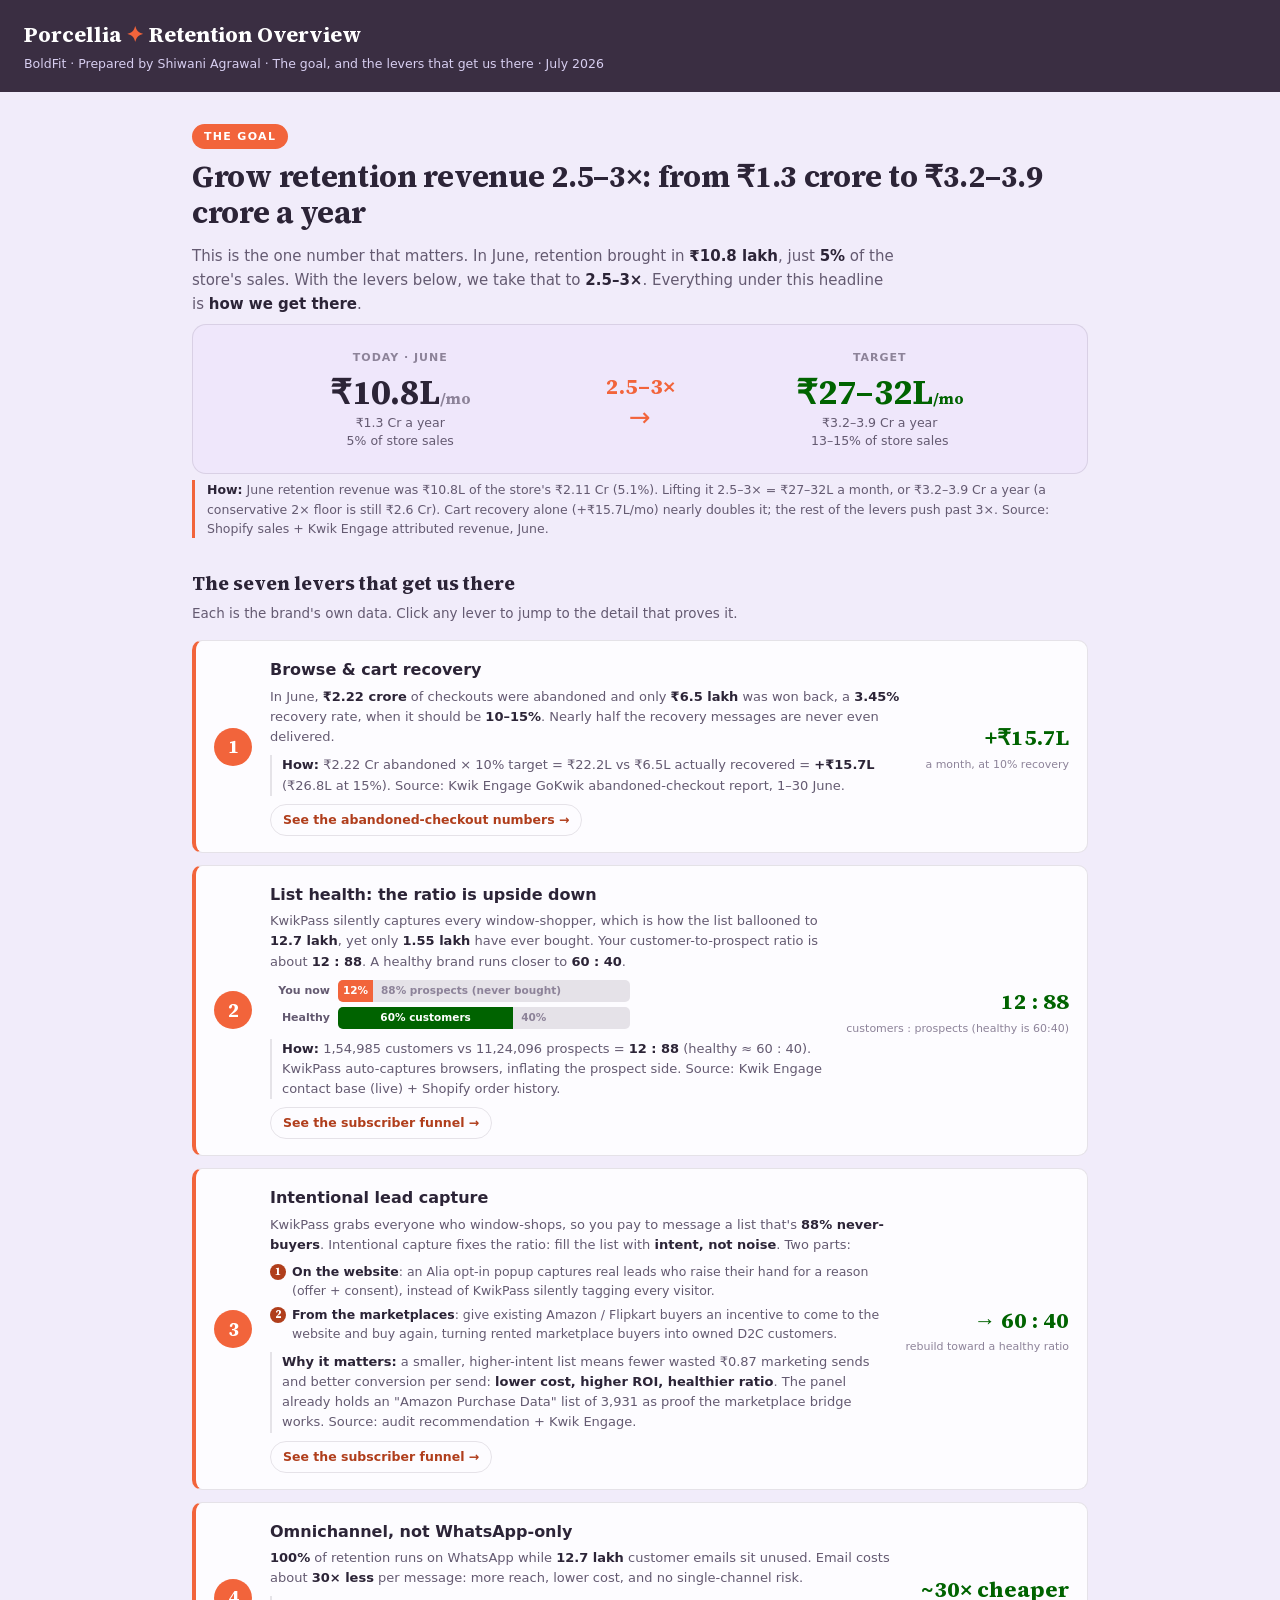
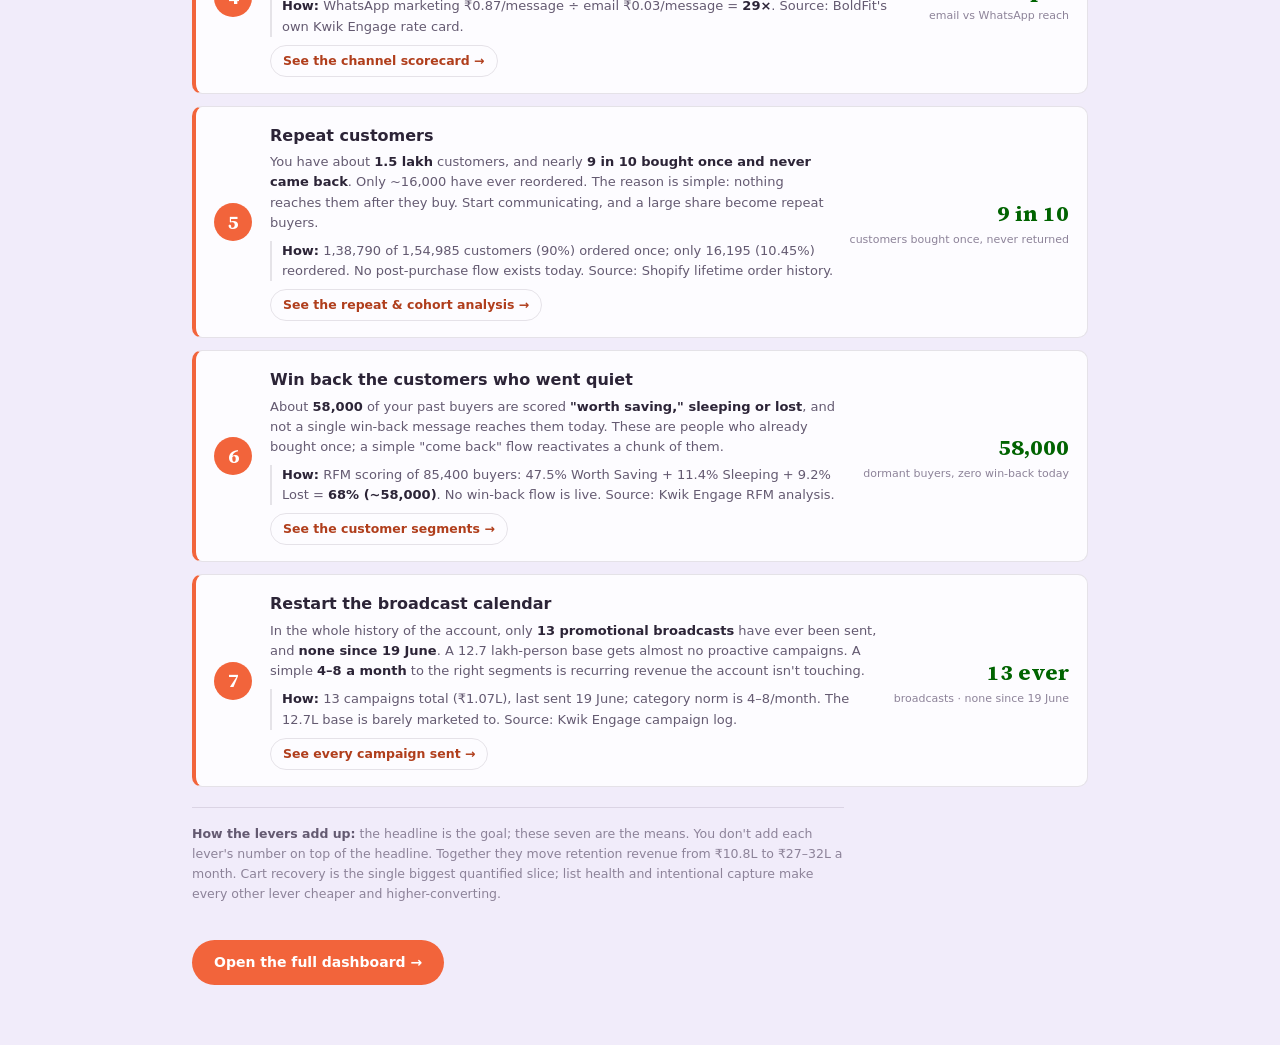
<file: boldfit/overview.html>
<!doctype html>
<html lang="en">
<head>
<meta charset="utf-8">
<meta name="viewport" content="width=device-width, initial-scale=1">
<title>BoldFit · Retention Overview</title>
<link rel="stylesheet" href="porc-fonts.css">
<style>
  :root{
    --page:#f1ecfa; --card:#fdfcff; --ink:#2c2437; --ink2:#645a71; --muted:#8d8399;
    --ring:rgba(58,46,66,.12); --accent:#f2643b; --accent-ink:#b03e1c;
    --good-text:#006300; --seq700:#3a2e42; --hero:#efe7fb;
  }
  @media (prefers-color-scheme: dark){
    :root{ --page:#221b2c; --card:#2f2739; --ink:#f4f0fa; --ink2:#c3b9d1; --muted:#948aa3;
      --ring:rgba(244,240,250,.12); --accent:#f2643b; --accent-ink:#ff8a63; --good-text:#3ecf3e; --seq700:#e4d4ff; --hero:#3a2f4a; }
  }
  :root[data-theme="dark"]{ --page:#221b2c; --card:#2f2739; --ink:#f4f0fa; --ink2:#c3b9d1; --muted:#948aa3;
    --ring:rgba(244,240,250,.12); --accent:#f2643b; --accent-ink:#ff8a63; --good-text:#3ecf3e; --seq700:#e4d4ff; --hero:#3a2f4a; }
  :root[data-theme="light"]{ --page:#f1ecfa; --card:#fdfcff; --ink:#2c2437; --ink2:#645a71; --muted:#8d8399;
    --ring:rgba(58,46,66,.12); --accent:#f2643b; --accent-ink:#b03e1c; --good-text:#006300; --seq700:#3a2e42; --hero:#efe7fb; }
  *{box-sizing:border-box;}
  body{margin:0;background:var(--page);color:var(--ink);font:14.5px/1.6 'Poppins',system-ui,-apple-system,"Segoe UI",sans-serif;}
  header.top{background:var(--seq700);color:#fff;padding:18px 24px;}
  header .brandmark{font-family:'PorcSerif',Georgia,serif;font-weight:700;font-size:21px;color:#fff;}
  header .brandmark em{font-style:normal;color:var(--accent);}
  header .subtitle{color:#d7cef0;font-size:12.5px;margin-top:2px;}
  .wrap{max-width:940px;margin:0 auto;padding:0 22px 60px;}
  .eyebrow{display:inline-block;font-family:'Poppins',system-ui,sans-serif;font-size:11px;font-weight:600;letter-spacing:.12em;text-transform:uppercase;color:#fff;background:var(--accent);padding:4px 12px;border-radius:99px;margin:32px 0 10px;}
  h1{font-family:'PorcSerif',Georgia,serif;font-weight:700;font-size:30px;line-height:1.18;margin:0 0 14px;letter-spacing:-.01em;}
  .lead{color:var(--ink2);max-width:74ch;font-size:15px;margin:0 0 8px;}
  .lead b{color:var(--ink);}

  /* Hero headline */
  .hero{background:var(--hero);border:1px solid var(--ring);border-radius:14px;padding:24px;margin:8px 0 6px;display:grid;grid-template-columns:1fr auto 1fr;gap:22px;align-items:center;}
  .hero .col{text-align:center;}
  .hero .lab{font-size:11px;color:var(--muted);text-transform:uppercase;letter-spacing:.09em;font-weight:700;}
  .hero .amt{font-family:'PorcSerif',Georgia,serif;font-weight:800;font-size:34px;line-height:1.05;margin:8px 0 4px;}
  .hero .col.to .amt{color:var(--good-text);}
  .hero .sub{font-size:12.5px;color:var(--ink2);line-height:1.4;}
  .hero .mid{text-align:center;}
  .hero .mult{font-family:'PorcSerif',Georgia,serif;font-weight:800;font-size:22px;color:var(--accent);}
  .hero .arrow{font-size:26px;color:var(--accent);line-height:1;}
  .herohow{font-size:12.5px;color:var(--ink2);margin:0 0 4px;padding-left:12px;border-left:3px solid var(--accent);line-height:1.55;}
  .herohow b{color:var(--ink);}

  .sechead{font-family:'PorcSerif',Georgia,serif;font-weight:700;font-size:19px;margin:30px 0 4px;}
  .secsub{color:var(--ink2);font-size:13.5px;margin:0 0 16px;}
  .levers{display:grid;gap:12px;}
  .lever{background:var(--card);border:1px solid var(--ring);border-left:4px solid var(--accent);border-radius:10px;padding:16px 18px;display:grid;grid-template-columns:40px 1fr minmax(150px,auto);gap:16px;align-items:center;}
  .lvn{font-family:'PorcSerif',Georgia,serif;font-weight:700;font-size:19px;color:#fff;background:var(--accent);border-radius:99px;width:38px;height:38px;display:grid;place-items:center;}
  .lvbody h3{margin:0 0 4px;font-size:16px;}
  .lvbody p{margin:0 0 8px;font-size:13px;color:var(--ink2);line-height:1.55;}
  .lvbody p b{color:var(--ink);}
  .why{font-size:11.5px;color:var(--muted);margin:0 0 10px;padding-left:10px;border-left:2px solid var(--ring);line-height:1.5;}
  .why b{color:var(--ink2);font-weight:600;}
  .cta{display:inline-flex;align-items:center;gap:6px;font-size:12.5px;font-weight:600;color:var(--accent-ink);text-decoration:none;border:1px solid var(--ring);border-radius:99px;padding:5px 12px;transition:background .15s;}
  .cta:hover{background:var(--accent);color:#fff;border-color:var(--accent);}
  .lvgain{text-align:right;}
  .lvg-num{display:block;font-family:'PorcSerif',Georgia,serif;font-weight:800;font-size:22px;color:var(--good-text);white-space:nowrap;}
  .lvg-lab{display:block;font-size:11px;color:var(--muted);line-height:1.35;margin-top:2px;}
  .note{font-size:12.5px;color:var(--muted);margin-top:20px;max-width:82ch;border-top:1px solid var(--ring);padding-top:16px;}
  .note b{color:var(--ink2);}
  .fullbtn{display:inline-flex;align-items:center;gap:8px;margin-top:24px;font-size:14px;font-weight:600;color:#fff;background:var(--accent);text-decoration:none;border-radius:99px;padding:11px 22px;}

  /* ratio visual */
  .ratio{margin:4px 0 10px;display:grid;gap:5px;max-width:360px;}
  .rrow{display:grid;grid-template-columns:60px 1fr;gap:8px;align-items:center;}
  .rlab{font-size:11px;font-weight:700;color:var(--ink2);text-align:right;}
  .rbar{display:flex;height:22px;border-radius:5px;overflow:hidden;background:var(--ring);font-size:10.5px;font-weight:700;}
  .rfill{display:flex;align-items:center;justify-content:center;color:#fff;white-space:nowrap;min-width:34px;}
  .rfill.you{background:var(--accent);}
  .rfill.good{background:var(--good-text);}
  .rrest{flex:1;display:flex;align-items:center;padding-left:8px;color:var(--muted);}

  /* two-part list */
  .parts{counter-reset:pt;margin:6px 0 8px;padding:0;list-style:none;display:grid;gap:6px;}
  .parts li{font-size:12.5px;color:var(--ink2);padding-left:22px;position:relative;line-height:1.5;}
  .parts li b{color:var(--ink);}
  .parts li::before{content:counter(pt);counter-increment:pt;position:absolute;left:0;top:1px;font-family:'PorcSerif',Georgia,serif;font-weight:700;font-size:11px;color:#fff;background:var(--accent-ink);border-radius:99px;width:16px;height:16px;display:grid;place-items:center;}

  @media(max-width:660px){
    .hero{grid-template-columns:1fr;gap:14px;}
    .hero .arrow{transform:rotate(90deg);}
    .lever{grid-template-columns:34px 1fr;}
    .lvgain{grid-column:2;text-align:left;margin-top:2px;}
    h1{font-size:24px;} .hero .amt{font-size:30px;}
  }
</style>
</head>
<body>
<header class="top">
  <div class="brandmark">Porcellia <em>✦</em> Retention Overview</div>
  <div class="subtitle">BoldFit · Prepared by Shiwani Agrawal · The goal, and the levers that get us there · July 2026</div>
</header>

<main class="wrap">
  <p class="eyebrow">The goal</p>
  <h1>Grow retention revenue 2.5–3×: from ₹1.3 crore to ₹3.2–3.9 crore a year</h1>
  <p class="lead">This is the one number that matters. In June, retention brought in <b>₹10.8 lakh</b>, just <b>5%</b> of the store's sales. With the levers below, we take that to <b>2.5–3×</b>. Everything under this headline is <b>how we get there</b>.</p>

  <div class="hero">
    <div class="col today">
      <div class="lab">Today · June</div>
      <div class="amt">₹10.8L<span style="font-size:15px;font-weight:600;color:var(--muted)">/mo</span></div>
      <div class="sub">₹1.3 Cr a year<br>5% of store sales</div>
    </div>
    <div class="mid">
      <div class="mult">2.5–3×</div>
      <div class="arrow">→</div>
    </div>
    <div class="col to">
      <div class="lab">Target</div>
      <div class="amt">₹27–32L<span style="font-size:15px;font-weight:600;color:var(--good-text)">/mo</span></div>
      <div class="sub">₹3.2–3.9 Cr a year<br>13–15% of store sales</div>
    </div>
  </div>
  <p class="herohow"><b>How:</b> June retention revenue was ₹10.8L of the store's ₹2.11 Cr (5.1%). Lifting it 2.5–3× = ₹27–32L a month, or ₹3.2–3.9 Cr a year (a conservative 2× floor is still ₹2.6 Cr). Cart recovery alone (+₹15.7L/mo) nearly doubles it; the rest of the levers push past 3×. Source: Shopify sales + Kwik Engage attributed revenue, June.</p>

  <h2 class="sechead">The seven levers that get us there</h2>
  <p class="secsub">Each is the brand's own data. Click any lever to jump to the detail that proves it.</p>

  <div class="levers">

    <div class="lever">
      <span class="lvn">1</span>
      <div class="lvbody">
        <h3>Browse &amp; cart recovery</h3>
        <p>In June, <b>₹2.22 crore</b> of checkouts were abandoned and only <b>₹6.5 lakh</b> was won back, a <b>3.45%</b> recovery rate, when it should be <b>10–15%</b>. Nearly half the recovery messages are never even delivered.</p>
        <p class="why"><b>How:</b> ₹2.22 Cr abandoned × 10% target = ₹22.2L vs ₹6.5L actually recovered = <b>+₹15.7L</b> (₹26.8L at 15%). Source: Kwik Engage GoKwik abandoned-checkout report, 1–30 June.</p>
        <a class="cta" href="index.html#v2">See the abandoned-checkout numbers →</a>
      </div>
      <div class="lvgain"><span class="lvg-num">+₹15.7L</span><span class="lvg-lab">a month, at 10% recovery</span></div>
    </div>

    <div class="lever">
      <span class="lvn">2</span>
      <div class="lvbody">
        <h3>List health: the ratio is upside down</h3>
        <p>KwikPass silently captures every window-shopper, which is how the list ballooned to <b>12.7 lakh</b>, yet only <b>1.55 lakh</b> have ever bought. Your customer-to-prospect ratio is about <b>12 : 88</b>. A healthy brand runs closer to <b>60 : 40</b>.</p>
        <div class="ratio">
          <div class="rrow"><span class="rlab">You now</span><div class="rbar"><span class="rfill you" style="width:12%">12%</span><span class="rrest">88% prospects (never bought)</span></div></div>
          <div class="rrow"><span class="rlab">Healthy</span><div class="rbar"><span class="rfill good" style="width:60%">60% customers</span><span class="rrest">40%</span></div></div>
        </div>
        <p class="why"><b>How:</b> 1,54,985 customers vs 11,24,096 prospects = <b>12 : 88</b> (healthy ≈ 60 : 40). KwikPass auto-captures browsers, inflating the prospect side. Source: Kwik Engage contact base (live) + Shopify order history.</p>
        <a class="cta" href="index.html#v1">See the subscriber funnel →</a>
      </div>
      <div class="lvgain"><span class="lvg-num">12 : 88</span><span class="lvg-lab">customers : prospects (healthy is 60:40)</span></div>
    </div>

    <div class="lever">
      <span class="lvn">3</span>
      <div class="lvbody">
        <h3>Intentional lead capture</h3>
        <p>KwikPass grabs everyone who window-shops, so you pay to message a list that's <b>88% never-buyers</b>. Intentional capture fixes the ratio: fill the list with <b>intent, not noise</b>. Two parts:</p>
        <ol class="parts">
          <li><b>On the website</b>: an Alia opt-in popup captures real leads who raise their hand for a reason (offer + consent), instead of KwikPass silently tagging every visitor.</li>
          <li><b>From the marketplaces</b>: give existing Amazon / Flipkart buyers an incentive to come to the website and buy again, turning rented marketplace buyers into owned D2C customers.</li>
        </ol>
        <p class="why"><b>Why it matters:</b> a smaller, higher-intent list means fewer wasted ₹0.87 marketing sends and better conversion per send: <b>lower cost, higher ROI, healthier ratio</b>. The panel already holds an "Amazon Purchase Data" list of 3,931 as proof the marketplace bridge works. Source: audit recommendation + Kwik Engage.</p>
        <a class="cta" href="index.html#v1">See the subscriber funnel →</a>
      </div>
      <div class="lvgain"><span class="lvg-num">→ 60 : 40</span><span class="lvg-lab">rebuild toward a healthy ratio</span></div>
    </div>

    <div class="lever">
      <span class="lvn">4</span>
      <div class="lvbody">
        <h3>Omnichannel, not WhatsApp-only</h3>
        <p><b>100%</b> of retention runs on WhatsApp while <b>12.7 lakh</b> customer emails sit unused. Email costs about <b>30× less</b> per message: more reach, lower cost, and no single-channel risk.</p>
        <p class="why"><b>How:</b> WhatsApp marketing ₹0.87/message ÷ email ₹0.03/message = <b>29×</b>. Source: BoldFit's own Kwik Engage rate card.</p>
        <a class="cta" href="index.html#v1">See the channel scorecard →</a>
      </div>
      <div class="lvgain"><span class="lvg-num">~30× cheaper</span><span class="lvg-lab">email vs WhatsApp reach</span></div>
    </div>

    <div class="lever">
      <span class="lvn">5</span>
      <div class="lvbody">
        <h3>Repeat customers</h3>
        <p>You have about <b>1.5 lakh</b> customers, and nearly <b>9 in 10 bought once and never came back</b>. Only ~16,000 have ever reordered. The reason is simple: nothing reaches them after they buy. Start communicating, and a large share become repeat buyers.</p>
        <p class="why"><b>How:</b> 1,38,790 of 1,54,985 customers (90%) ordered once; only 16,195 (10.45%) reordered. No post-purchase flow exists today. Source: Shopify lifetime order history.</p>
        <a class="cta" href="index.html#v2">See the repeat &amp; cohort analysis →</a>
      </div>
      <div class="lvgain"><span class="lvg-num">9 in 10</span><span class="lvg-lab">customers bought once, never returned</span></div>
    </div>

    <div class="lever">
      <span class="lvn">6</span>
      <div class="lvbody">
        <h3>Win back the customers who went quiet</h3>
        <p>About <b>58,000</b> of your past buyers are scored <b>"worth saving," sleeping or lost</b>, and not a single win-back message reaches them today. These are people who already bought once; a simple "come back" flow reactivates a chunk of them.</p>
        <p class="why"><b>How:</b> RFM scoring of 85,400 buyers: 47.5% Worth Saving + 11.4% Sleeping + 9.2% Lost = <b>68% (~58,000)</b>. No win-back flow is live. Source: Kwik Engage RFM analysis.</p>
        <a class="cta" href="index.html#v2">See the customer segments →</a>
      </div>
      <div class="lvgain"><span class="lvg-num">58,000</span><span class="lvg-lab">dormant buyers, zero win-back today</span></div>
    </div>

    <div class="lever">
      <span class="lvn">7</span>
      <div class="lvbody">
        <h3>Restart the broadcast calendar</h3>
        <p>In the whole history of the account, only <b>13 promotional broadcasts</b> have ever been sent, and <b>none since 19 June</b>. A 12.7 lakh-person base gets almost no proactive campaigns. A simple <b>4–8 a month</b> to the right segments is recurring revenue the account isn't touching.</p>
        <p class="why"><b>How:</b> 13 campaigns total (₹1.07L), last sent 19 June; category norm is 4–8/month. The 12.7L base is barely marketed to. Source: Kwik Engage campaign log.</p>
        <a class="cta" href="index.html#v2">See every campaign sent →</a>
      </div>
      <div class="lvgain"><span class="lvg-num">13 ever</span><span class="lvg-lab">broadcasts · none since 19 June</span></div>
    </div>

  </div>

  <p class="note"><b>How the levers add up:</b> the headline is the goal; these seven are the means. You don't add each lever's number on top of the headline. Together they move retention revenue from ₹10.8L to ₹27–32L a month. Cart recovery is the single biggest quantified slice; list health and intentional capture make every other lever cheaper and higher-converting.</p>

  <a class="fullbtn" href="index.html">Open the full dashboard →</a>
</main>
</body>
</html>
</file>
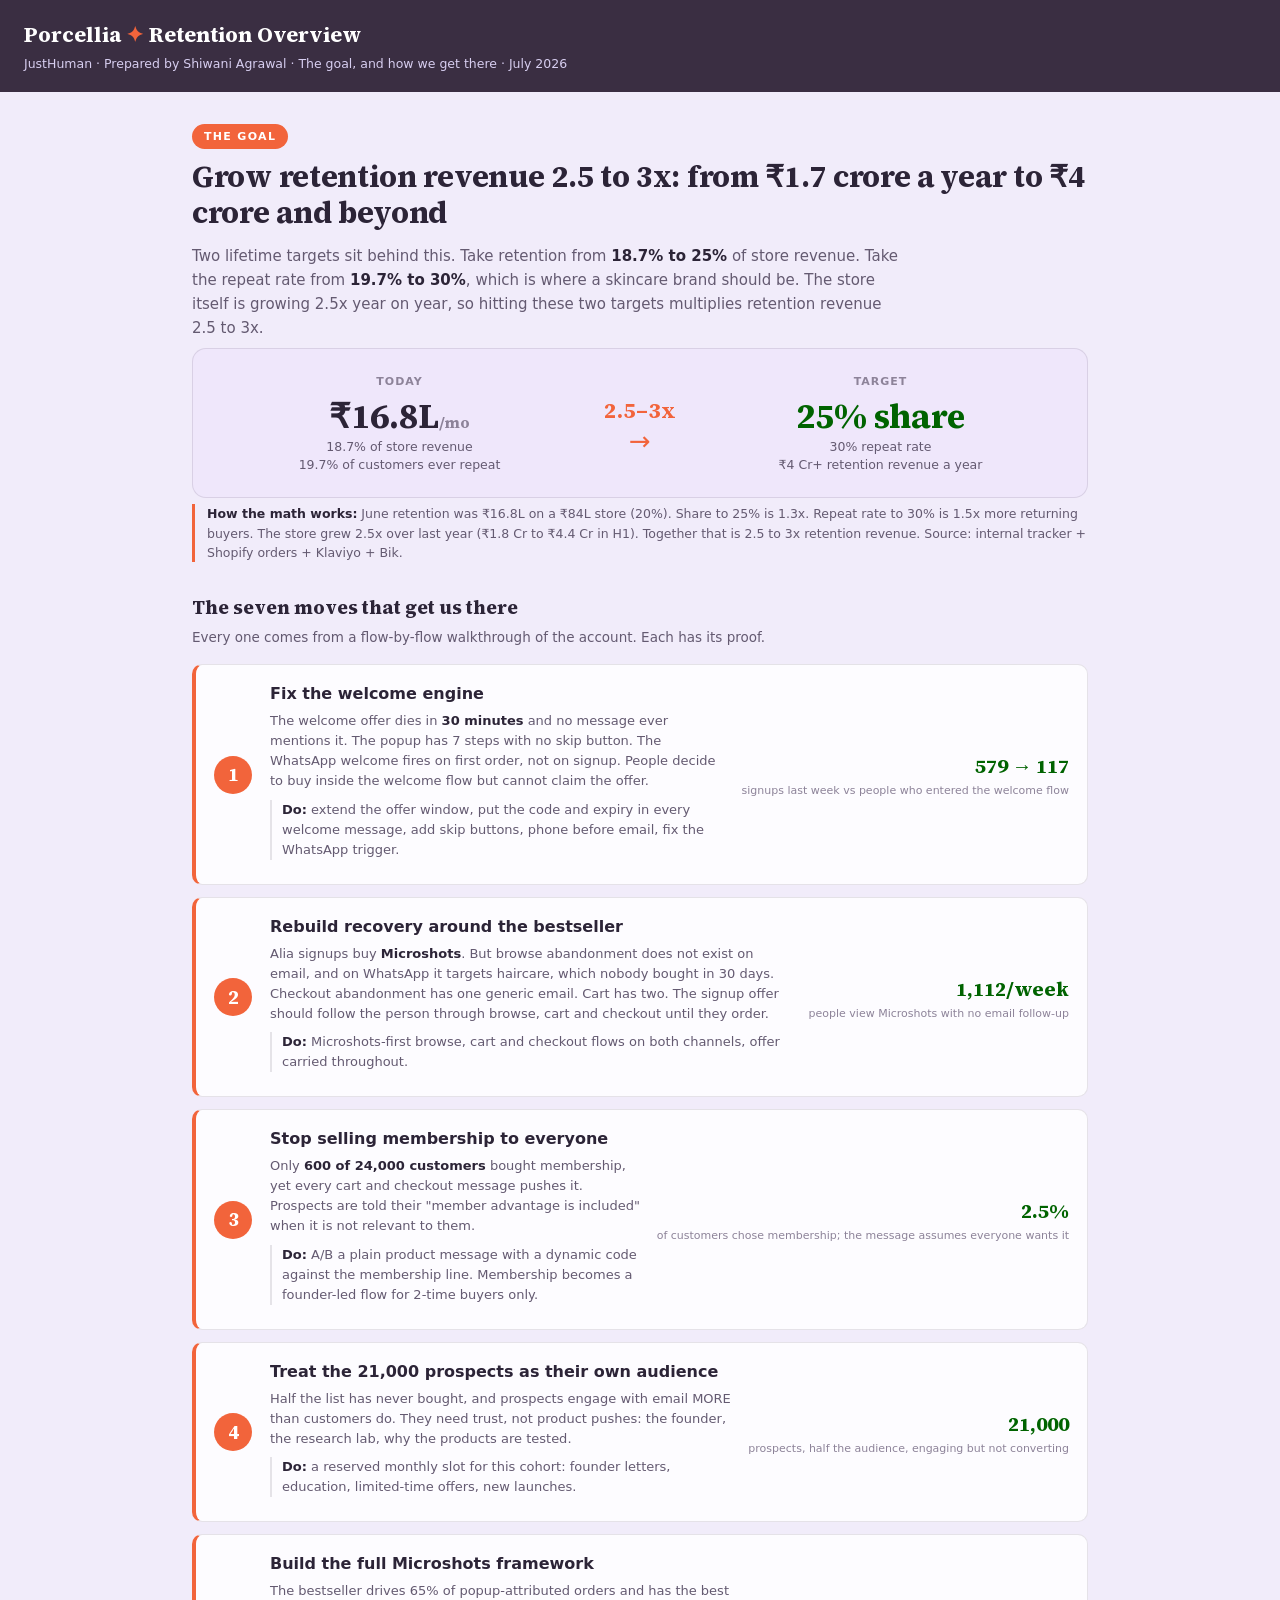
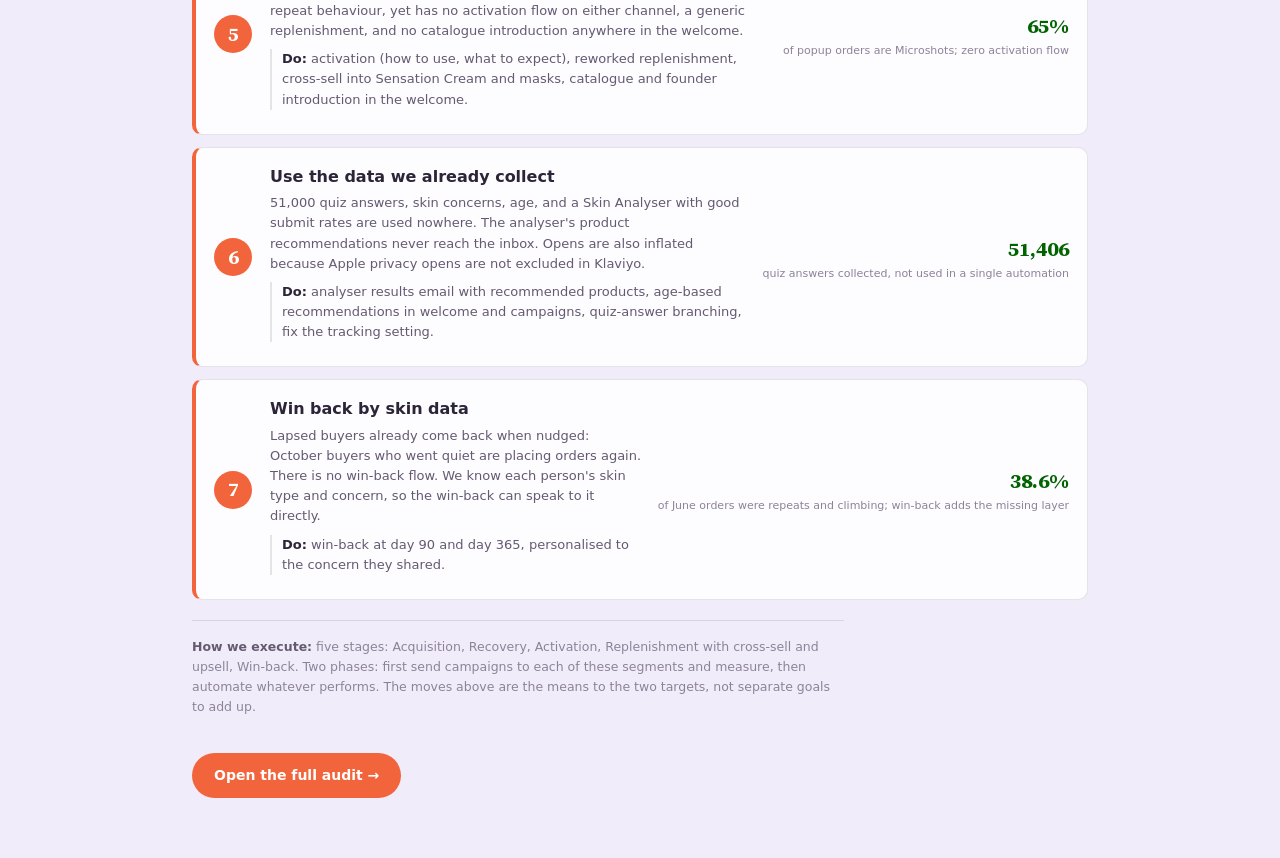
<file: justhuman/overview.html>
<!doctype html>
<html lang="en">
<head>
<meta charset="utf-8">
<meta name="viewport" content="width=device-width, initial-scale=1">
<title>JustHuman · Retention Overview</title>
<link rel="stylesheet" href="porc-fonts.css">
<style>
  :root{
    --page:#f1ecfa; --card:#fdfcff; --ink:#2c2437; --ink2:#645a71; --muted:#8d8399;
    --ring:rgba(58,46,66,.12); --accent:#f2643b; --accent-ink:#b03e1c;
    --good-text:#006300; --seq700:#3a2e42; --hero:#efe7fb;
  }
  @media (prefers-color-scheme: dark){
    :root{ --page:#221b2c; --card:#2f2739; --ink:#f4f0fa; --ink2:#c3b9d1; --muted:#948aa3;
      --ring:rgba(244,240,250,.12); --accent:#f2643b; --accent-ink:#ff8a63; --good-text:#3ecf3e; --seq700:#e4d4ff; --hero:#3a2f4a; }
  }
  :root[data-theme="dark"]{ --page:#221b2c; --card:#2f2739; --ink:#f4f0fa; --ink2:#c3b9d1; --muted:#948aa3;
    --ring:rgba(244,240,250,.12); --accent:#f2643b; --accent-ink:#ff8a63; --good-text:#3ecf3e; --seq700:#e4d4ff; --hero:#3a2f4a; }
  :root[data-theme="light"]{ --page:#f1ecfa; --card:#fdfcff; --ink:#2c2437; --ink2:#645a71; --muted:#8d8399;
    --ring:rgba(58,46,66,.12); --accent:#f2643b; --accent-ink:#b03e1c; --good-text:#006300; --seq700:#3a2e42; --hero:#efe7fb; }
  *{box-sizing:border-box;}
  body{margin:0;background:var(--page);color:var(--ink);font:14.5px/1.6 'Poppins',system-ui,-apple-system,"Segoe UI",sans-serif;}
  header.top{background:var(--seq700);color:#fff;padding:18px 24px;}
  header .brandmark{font-family:'PorcSerif',Georgia,serif;font-weight:700;font-size:21px;color:#fff;}
  header .brandmark em{font-style:normal;color:var(--accent);}
  header .subtitle{color:#d7cef0;font-size:12.5px;margin-top:2px;}
  .wrap{max-width:940px;margin:0 auto;padding:0 22px 60px;}
  .eyebrow{display:inline-block;font-size:11px;font-weight:600;letter-spacing:.12em;text-transform:uppercase;color:#fff;background:var(--accent);padding:4px 12px;border-radius:99px;margin:32px 0 10px;}
  h1{font-family:'PorcSerif',Georgia,serif;font-weight:700;font-size:30px;line-height:1.18;margin:0 0 14px;letter-spacing:-.01em;}
  .lead{color:var(--ink2);max-width:74ch;font-size:15px;margin:0 0 8px;}
  .lead b{color:var(--ink);}
  .hero{background:var(--hero);border:1px solid var(--ring);border-radius:14px;padding:24px;margin:8px 0 6px;display:grid;grid-template-columns:1fr auto 1fr;gap:22px;align-items:center;}
  .hero .col{text-align:center;}
  .hero .lab{font-size:11px;color:var(--muted);text-transform:uppercase;letter-spacing:.09em;font-weight:700;}
  .hero .amt{font-family:'PorcSerif',Georgia,serif;font-weight:800;font-size:34px;line-height:1.05;margin:8px 0 4px;}
  .hero .col.to .amt{color:var(--good-text);}
  .hero .sub{font-size:12.5px;color:var(--ink2);line-height:1.4;}
  .hero .mid{text-align:center;}
  .hero .mult{font-family:'PorcSerif',Georgia,serif;font-weight:800;font-size:22px;color:var(--accent);}
  .hero .arrow{font-size:26px;color:var(--accent);line-height:1;}
  .herohow{font-size:12.5px;color:var(--ink2);margin:0 0 4px;padding-left:12px;border-left:3px solid var(--accent);line-height:1.55;}
  .herohow b{color:var(--ink);}
  .sechead{font-family:'PorcSerif',Georgia,serif;font-weight:700;font-size:19px;margin:30px 0 4px;}
  .secsub{color:var(--ink2);font-size:13.5px;margin:0 0 16px;}
  .levers{display:grid;gap:12px;}
  .lever{background:var(--card);border:1px solid var(--ring);border-left:4px solid var(--accent);border-radius:10px;padding:16px 18px;display:grid;grid-template-columns:40px 1fr minmax(150px,auto);gap:16px;align-items:center;}
  .lvn{font-family:'PorcSerif',Georgia,serif;font-weight:700;font-size:19px;color:#fff;background:var(--accent);border-radius:99px;width:38px;height:38px;display:grid;place-items:center;}
  .lvbody h3{margin:0 0 4px;font-size:16px;}
  .lvbody p{margin:0 0 8px;font-size:13px;color:var(--ink2);line-height:1.55;}
  .lvbody p b{color:var(--ink);}
  .why{font-size:11.5px;color:var(--muted);margin:0 0 4px;padding-left:10px;border-left:2px solid var(--ring);line-height:1.5;}
  .why b{color:var(--ink2);font-weight:600;}
  .lvgain{text-align:right;}
  .lvg-num{display:block;font-family:'PorcSerif',Georgia,serif;font-weight:800;font-size:20px;color:var(--good-text);white-space:nowrap;}
  .lvg-lab{display:block;font-size:11px;color:var(--muted);line-height:1.35;margin-top:2px;}
  .note{font-size:12.5px;color:var(--muted);margin-top:20px;max-width:82ch;border-top:1px solid var(--ring);padding-top:16px;}
  .note b{color:var(--ink2);}
  .fullbtn{display:inline-flex;align-items:center;gap:8px;margin-top:24px;font-size:14px;font-weight:600;color:#fff;background:var(--accent);text-decoration:none;border-radius:99px;padding:11px 22px;}
  @media(max-width:660px){
    .hero{grid-template-columns:1fr;gap:14px;}
    .hero .arrow{transform:rotate(90deg);}
    .lever{grid-template-columns:34px 1fr;}
    .lvgain{grid-column:2;text-align:left;margin-top:2px;}
    h1{font-size:24px;} .hero .amt{font-size:30px;}
  }
</style>
</head>
<body>
<header class="top">
  <div class="brandmark">Porcellia <em>✦</em> Retention Overview</div>
  <div class="subtitle">JustHuman · Prepared by Shiwani Agrawal · The goal, and how we get there · July 2026</div>
</header>

<main class="wrap">
  <p class="eyebrow">The goal</p>
  <h1>Grow retention revenue 2.5 to 3x: from ₹1.7 crore a year to ₹4 crore and beyond</h1>
  <p class="lead">Two lifetime targets sit behind this. Take retention from <b>18.7% to 25%</b> of store revenue. Take the repeat rate from <b>19.7% to 30%</b>, which is where a skincare brand should be. The store itself is growing 2.5x year on year, so hitting these two targets multiplies retention revenue 2.5 to 3x.</p>

  <div class="hero">
    <div class="col today">
      <div class="lab">Today</div>
      <div class="amt">₹16.8L<span style="font-size:15px;font-weight:600;color:var(--muted)">/mo</span></div>
      <div class="sub">18.7% of store revenue<br>19.7% of customers ever repeat</div>
    </div>
    <div class="mid">
      <div class="mult">2.5–3x</div>
      <div class="arrow">→</div>
    </div>
    <div class="col to">
      <div class="lab">Target</div>
      <div class="amt">25% share</div>
      <div class="sub">30% repeat rate<br>₹4 Cr+ retention revenue a year</div>
    </div>
  </div>
  <p class="herohow"><b>How the math works:</b> June retention was ₹16.8L on a ₹84L store (20%). Share to 25% is 1.3x. Repeat rate to 30% is 1.5x more returning buyers. The store grew 2.5x over last year (₹1.8 Cr to ₹4.4 Cr in H1). Together that is 2.5 to 3x retention revenue. Source: internal tracker + Shopify orders + Klaviyo + Bik.</p>

  <h2 class="sechead">The seven moves that get us there</h2>
  <p class="secsub">Every one comes from a flow-by-flow walkthrough of the account. Each has its proof.</p>

  <div class="levers">

    <div class="lever">
      <span class="lvn">1</span>
      <div class="lvbody">
        <h3>Fix the welcome engine</h3>
        <p>The welcome offer dies in <b>30 minutes</b> and no message ever mentions it. The popup has 7 steps with no skip button. The WhatsApp welcome fires on first order, not on signup. People decide to buy inside the welcome flow but cannot claim the offer.</p>
        <p class="why"><b>Do:</b> extend the offer window, put the code and expiry in every welcome message, add skip buttons, phone before email, fix the WhatsApp trigger.</p>
      </div>
      <div class="lvgain"><span class="lvg-num">579 → 117</span><span class="lvg-lab">signups last week vs people who entered the welcome flow</span></div>
    </div>

    <div class="lever">
      <span class="lvn">2</span>
      <div class="lvbody">
        <h3>Rebuild recovery around the bestseller</h3>
        <p>Alia signups buy <b>Microshots</b>. But browse abandonment does not exist on email, and on WhatsApp it targets haircare, which nobody bought in 30 days. Checkout abandonment has one generic email. Cart has two. The signup offer should follow the person through browse, cart and checkout until they order.</p>
        <p class="why"><b>Do:</b> Microshots-first browse, cart and checkout flows on both channels, offer carried throughout.</p>
      </div>
      <div class="lvgain"><span class="lvg-num">1,112/week</span><span class="lvg-lab">people view Microshots with no email follow-up</span></div>
    </div>

    <div class="lever">
      <span class="lvn">3</span>
      <div class="lvbody">
        <h3>Stop selling membership to everyone</h3>
        <p>Only <b>600 of 24,000 customers</b> bought membership, yet every cart and checkout message pushes it. Prospects are told their "member advantage is included" when it is not relevant to them.</p>
        <p class="why"><b>Do:</b> A/B a plain product message with a dynamic code against the membership line. Membership becomes a founder-led flow for 2-time buyers only.</p>
      </div>
      <div class="lvgain"><span class="lvg-num">2.5%</span><span class="lvg-lab">of customers chose membership; the message assumes everyone wants it</span></div>
    </div>

    <div class="lever">
      <span class="lvn">4</span>
      <div class="lvbody">
        <h3>Treat the 21,000 prospects as their own audience</h3>
        <p>Half the list has never bought, and prospects engage with email MORE than customers do. They need trust, not product pushes: the founder, the research lab, why the products are tested.</p>
        <p class="why"><b>Do:</b> a reserved monthly slot for this cohort: founder letters, education, limited-time offers, new launches.</p>
      </div>
      <div class="lvgain"><span class="lvg-num">21,000</span><span class="lvg-lab">prospects, half the audience, engaging but not converting</span></div>
    </div>

    <div class="lever">
      <span class="lvn">5</span>
      <div class="lvbody">
        <h3>Build the full Microshots framework</h3>
        <p>The bestseller drives 65% of popup-attributed orders and has the best repeat behaviour, yet has no activation flow on either channel, a generic replenishment, and no catalogue introduction anywhere in the welcome.</p>
        <p class="why"><b>Do:</b> activation (how to use, what to expect), reworked replenishment, cross-sell into Sensation Cream and masks, catalogue and founder introduction in the welcome.</p>
      </div>
      <div class="lvgain"><span class="lvg-num">65%</span><span class="lvg-lab">of popup orders are Microshots; zero activation flow</span></div>
    </div>

    <div class="lever">
      <span class="lvn">6</span>
      <div class="lvbody">
        <h3>Use the data we already collect</h3>
        <p>51,000 quiz answers, skin concerns, age, and a Skin Analyser with good submit rates are used nowhere. The analyser's product recommendations never reach the inbox. Opens are also inflated because Apple privacy opens are not excluded in Klaviyo.</p>
        <p class="why"><b>Do:</b> analyser results email with recommended products, age-based recommendations in welcome and campaigns, quiz-answer branching, fix the tracking setting.</p>
      </div>
      <div class="lvgain"><span class="lvg-num">51,406</span><span class="lvg-lab">quiz answers collected, not used in a single automation</span></div>
    </div>

    <div class="lever">
      <span class="lvn">7</span>
      <div class="lvbody">
        <h3>Win back by skin data</h3>
        <p>Lapsed buyers already come back when nudged: October buyers who went quiet are placing orders again. There is no win-back flow. We know each person's skin type and concern, so the win-back can speak to it directly.</p>
        <p class="why"><b>Do:</b> win-back at day 90 and day 365, personalised to the concern they shared.</p>
      </div>
      <div class="lvgain"><span class="lvg-num">38.6%</span><span class="lvg-lab">of June orders were repeats and climbing; win-back adds the missing layer</span></div>
    </div>

  </div>

  <p class="note"><b>How we execute:</b> five stages: Acquisition, Recovery, Activation, Replenishment with cross-sell and upsell, Win-back. Two phases: first send campaigns to each of these segments and measure, then automate whatever performs. The moves above are the means to the two targets, not separate goals to add up.</p>

  <a class="fullbtn" href="index.html">Open the full audit →</a>
</main>
</body>
</html>
</file>
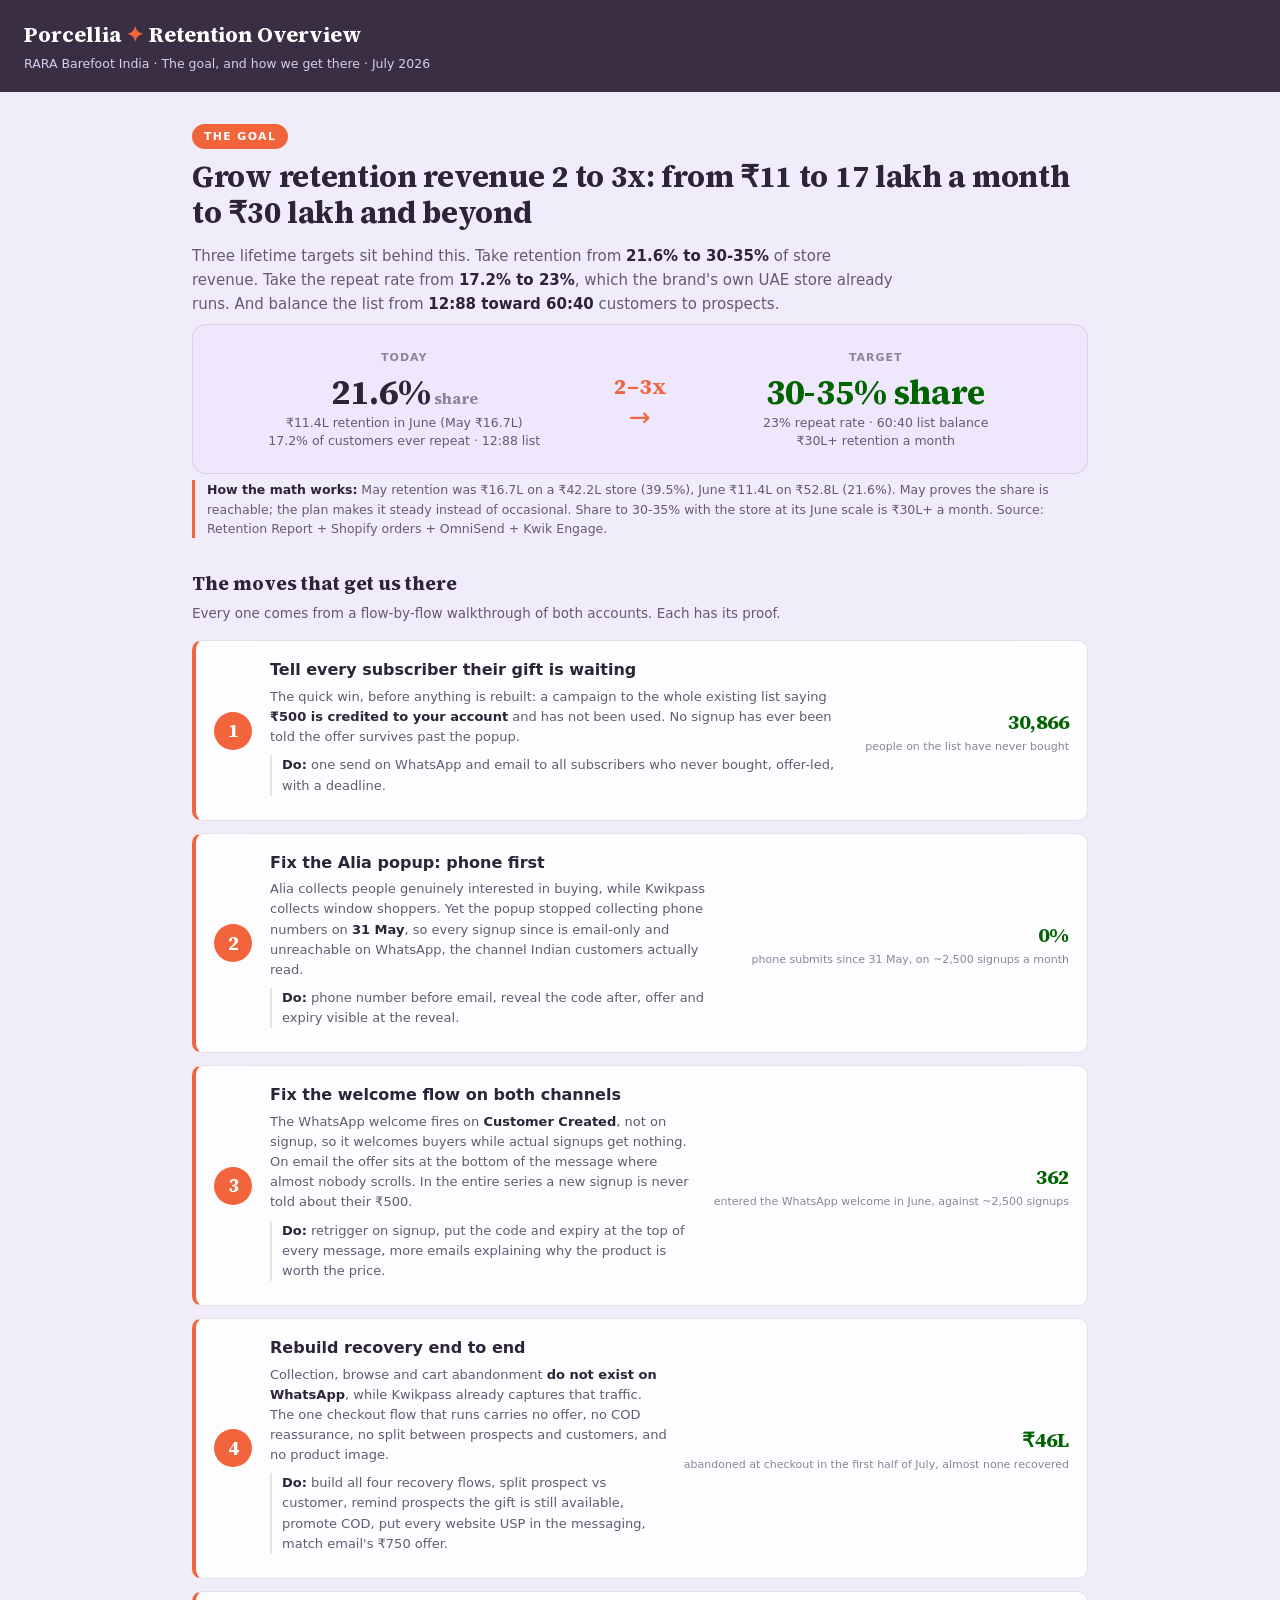
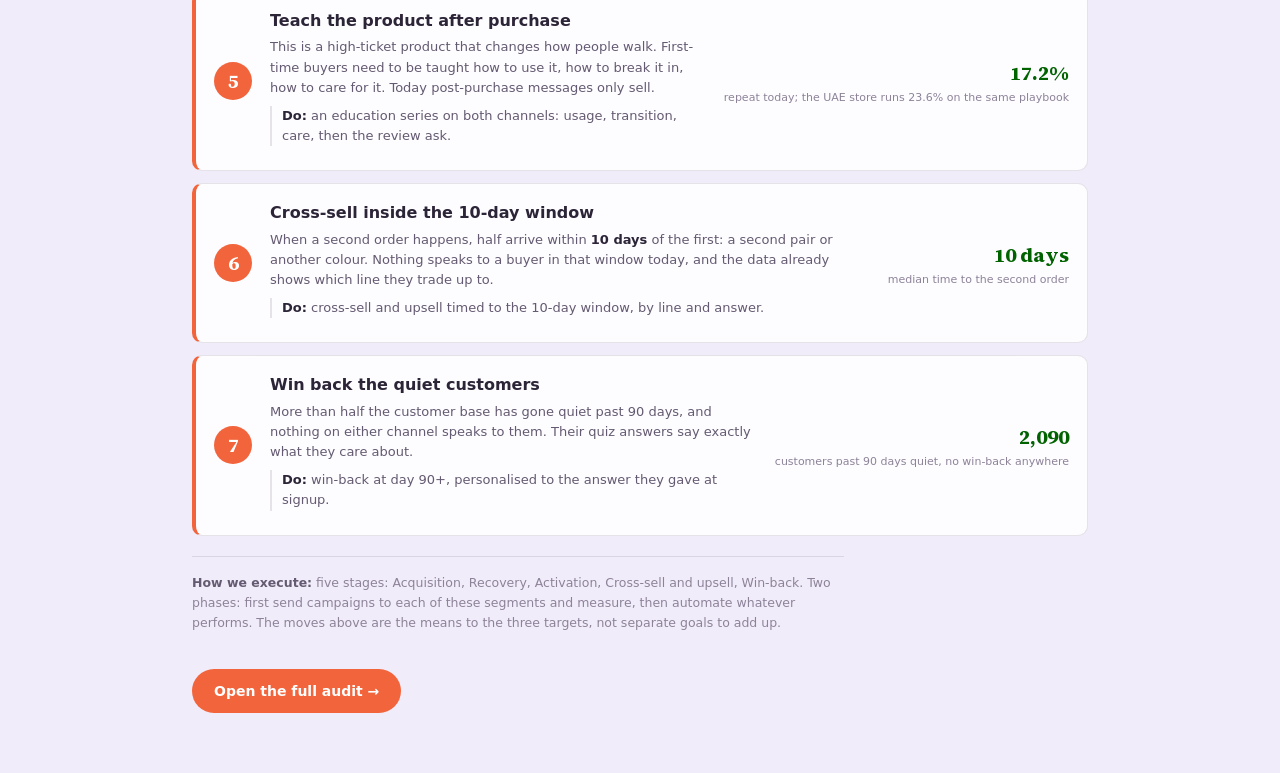
<file: rara-barefoot-india/overview.html>
<!doctype html>
<html lang="en">
<head>
<meta charset="utf-8">
<meta name="viewport" content="width=device-width, initial-scale=1">
<title>RARA Barefoot India · Retention Overview</title>
<link rel="stylesheet" href="porc-fonts.css">
<style>
  :root{
    --page:#f1ecfa; --card:#fdfcff; --ink:#2c2437; --ink2:#645a71; --muted:#8d8399;
    --ring:rgba(58,46,66,.12); --accent:#f2643b; --accent-ink:#b03e1c;
    --good-text:#006300; --seq700:#3a2e42; --hero:#efe7fb;
  }
  @media (prefers-color-scheme: dark){
    :root{ --page:#221b2c; --card:#2f2739; --ink:#f4f0fa; --ink2:#c3b9d1; --muted:#948aa3;
      --ring:rgba(244,240,250,.12); --accent:#f2643b; --accent-ink:#ff8a63; --good-text:#3ecf3e; --seq700:#e4d4ff; --hero:#3a2f4a; }
  }
  :root[data-theme="dark"]{ --page:#221b2c; --card:#2f2739; --ink:#f4f0fa; --ink2:#c3b9d1; --muted:#948aa3;
    --ring:rgba(244,240,250,.12); --accent:#f2643b; --accent-ink:#ff8a63; --good-text:#3ecf3e; --seq700:#e4d4ff; --hero:#3a2f4a; }
  :root[data-theme="light"]{ --page:#f1ecfa; --card:#fdfcff; --ink:#2c2437; --ink2:#645a71; --muted:#8d8399;
    --ring:rgba(58,46,66,.12); --accent:#f2643b; --accent-ink:#b03e1c; --good-text:#006300; --seq700:#3a2e42; --hero:#efe7fb; }
  *{box-sizing:border-box;}
  body{margin:0;background:var(--page);color:var(--ink);font:14.5px/1.6 'Poppins',system-ui,-apple-system,"Segoe UI",sans-serif;}
  header.top{background:var(--seq700);color:#fff;padding:18px 24px;}
  header .brandmark{font-family:'PorcSerif',Georgia,serif;font-weight:700;font-size:21px;color:#fff;}
  header .brandmark em{font-style:normal;color:var(--accent);}
  header .subtitle{color:#d7cef0;font-size:12.5px;margin-top:2px;}
  .wrap{max-width:940px;margin:0 auto;padding:0 22px 60px;}
  .eyebrow{display:inline-block;font-size:11px;font-weight:600;letter-spacing:.12em;text-transform:uppercase;color:#fff;background:var(--accent);padding:4px 12px;border-radius:99px;margin:32px 0 10px;}
  h1{font-family:'PorcSerif',Georgia,serif;font-weight:700;font-size:30px;line-height:1.18;margin:0 0 14px;letter-spacing:-.01em;}
  .lead{color:var(--ink2);max-width:74ch;font-size:15px;margin:0 0 8px;}
  .lead b{color:var(--ink);}
  .hero{background:var(--hero);border:1px solid var(--ring);border-radius:14px;padding:24px;margin:8px 0 6px;display:grid;grid-template-columns:1fr auto 1fr;gap:22px;align-items:center;}
  .hero .col{text-align:center;}
  .hero .lab{font-size:11px;color:var(--muted);text-transform:uppercase;letter-spacing:.09em;font-weight:700;}
  .hero .amt{font-family:'PorcSerif',Georgia,serif;font-weight:800;font-size:34px;line-height:1.05;margin:8px 0 4px;}
  .hero .col.to .amt{color:var(--good-text);}
  .hero .sub{font-size:12.5px;color:var(--ink2);line-height:1.4;}
  .hero .mid{text-align:center;}
  .hero .mult{font-family:'PorcSerif',Georgia,serif;font-weight:800;font-size:22px;color:var(--accent);}
  .hero .arrow{font-size:26px;color:var(--accent);line-height:1;}
  .herohow{font-size:12.5px;color:var(--ink2);margin:0 0 4px;padding-left:12px;border-left:3px solid var(--accent);line-height:1.55;}
  .herohow b{color:var(--ink);}
  .sechead{font-family:'PorcSerif',Georgia,serif;font-weight:700;font-size:19px;margin:30px 0 4px;}
  .secsub{color:var(--ink2);font-size:13.5px;margin:0 0 16px;}
  .levers{display:grid;gap:12px;}
  .lever{background:var(--card);border:1px solid var(--ring);border-left:4px solid var(--accent);border-radius:10px;padding:16px 18px;display:grid;grid-template-columns:40px 1fr minmax(150px,auto);gap:16px;align-items:center;}
  .lvn{font-family:'PorcSerif',Georgia,serif;font-weight:700;font-size:19px;color:#fff;background:var(--accent);border-radius:99px;width:38px;height:38px;display:grid;place-items:center;}
  .lvbody h3{margin:0 0 4px;font-size:16px;}
  .lvbody p{margin:0 0 8px;font-size:13px;color:var(--ink2);line-height:1.55;}
  .lvbody p b{color:var(--ink);}
  .why{font-size:11.5px;color:var(--muted);margin:0 0 4px;padding-left:10px;border-left:2px solid var(--ring);line-height:1.5;}
  .why b{color:var(--ink2);font-weight:600;}
  .lvgain{text-align:right;}
  .lvg-num{display:block;font-family:'PorcSerif',Georgia,serif;font-weight:800;font-size:20px;color:var(--good-text);white-space:nowrap;}
  .lvg-lab{display:block;font-size:11px;color:var(--muted);line-height:1.35;margin-top:2px;}
  .note{font-size:12.5px;color:var(--muted);margin-top:20px;max-width:82ch;border-top:1px solid var(--ring);padding-top:16px;}
  .note b{color:var(--ink2);}
  .fullbtn{display:inline-flex;align-items:center;gap:8px;margin-top:24px;font-size:14px;font-weight:600;color:#fff;background:var(--accent);text-decoration:none;border-radius:99px;padding:11px 22px;}
  @media(max-width:660px){
    .hero{grid-template-columns:1fr;gap:14px;}
    .hero .arrow{transform:rotate(90deg);}
    .lever{grid-template-columns:34px 1fr;}
    .lvgain{grid-column:2;text-align:left;margin-top:2px;}
    h1{font-size:24px;} .hero .amt{font-size:30px;}
  }
</style>
</head>
<body>
<header class="top">
  <div class="brandmark">Porcellia <em>✦</em> Retention Overview</div>
  <div class="subtitle">RARA Barefoot India · The goal, and how we get there · July 2026</div>
</header>

<main class="wrap">
  <p class="eyebrow">The goal</p>
  <h1>Grow retention revenue 2 to 3x: from ₹11 to 17 lakh a month to ₹30 lakh and beyond</h1>
  <p class="lead">Three lifetime targets sit behind this. Take retention from <b>21.6% to 30-35%</b> of store revenue. Take the repeat rate from <b>17.2% to 23%</b>, which the brand's own UAE store already runs. And balance the list from <b>12:88 toward 60:40</b> customers to prospects.</p>

  <div class="hero">
    <div class="col today">
      <div class="lab">Today</div>
      <div class="amt">21.6%<span style="font-size:15px;font-weight:600;color:var(--muted)"> share</span></div>
      <div class="sub">₹11.4L retention in June (May ₹16.7L)<br>17.2% of customers ever repeat · 12:88 list</div>
    </div>
    <div class="mid">
      <div class="mult">2–3x</div>
      <div class="arrow">→</div>
    </div>
    <div class="col to">
      <div class="lab">Target</div>
      <div class="amt">30-35% share</div>
      <div class="sub">23% repeat rate · 60:40 list balance<br>₹30L+ retention a month</div>
    </div>
  </div>
  <p class="herohow"><b>How the math works:</b> May retention was ₹16.7L on a ₹42.2L store (39.5%), June ₹11.4L on ₹52.8L (21.6%). May proves the share is reachable; the plan makes it steady instead of occasional. Share to 30-35% with the store at its June scale is ₹30L+ a month. Source: Retention Report + Shopify orders + OmniSend + Kwik Engage.</p>

  <h2 class="sechead">The moves that get us there</h2>
  <p class="secsub">Every one comes from a flow-by-flow walkthrough of both accounts. Each has its proof.</p>

  <div class="levers">

    <div class="lever">
      <span class="lvn">1</span>
      <div class="lvbody">
        <h3>Tell every subscriber their gift is waiting</h3>
        <p>The quick win, before anything is rebuilt: a campaign to the whole existing list saying <b>₹500 is credited to your account</b> and has not been used. No signup has ever been told the offer survives past the popup.</p>
        <p class="why"><b>Do:</b> one send on WhatsApp and email to all subscribers who never bought, offer-led, with a deadline.</p>
      </div>
      <div class="lvgain"><span class="lvg-num">30,866</span><span class="lvg-lab">people on the list have never bought</span></div>
    </div>

    <div class="lever">
      <span class="lvn">2</span>
      <div class="lvbody">
        <h3>Fix the Alia popup: phone first</h3>
        <p>Alia collects people genuinely interested in buying, while Kwikpass collects window shoppers. Yet the popup stopped collecting phone numbers on <b>31 May</b>, so every signup since is email-only and unreachable on WhatsApp, the channel Indian customers actually read.</p>
        <p class="why"><b>Do:</b> phone number before email, reveal the code after, offer and expiry visible at the reveal.</p>
      </div>
      <div class="lvgain"><span class="lvg-num">0%</span><span class="lvg-lab">phone submits since 31 May, on ~2,500 signups a month</span></div>
    </div>

    <div class="lever">
      <span class="lvn">3</span>
      <div class="lvbody">
        <h3>Fix the welcome flow on both channels</h3>
        <p>The WhatsApp welcome fires on <b>Customer Created</b>, not on signup, so it welcomes buyers while actual signups get nothing. On email the offer sits at the bottom of the message where almost nobody scrolls. In the entire series a new signup is never told about their ₹500.</p>
        <p class="why"><b>Do:</b> retrigger on signup, put the code and expiry at the top of every message, more emails explaining why the product is worth the price.</p>
      </div>
      <div class="lvgain"><span class="lvg-num">362</span><span class="lvg-lab">entered the WhatsApp welcome in June, against ~2,500 signups</span></div>
    </div>

    <div class="lever">
      <span class="lvn">4</span>
      <div class="lvbody">
        <h3>Rebuild recovery end to end</h3>
        <p>Collection, browse and cart abandonment <b>do not exist on WhatsApp</b>, while Kwikpass already captures that traffic. The one checkout flow that runs carries no offer, no COD reassurance, no split between prospects and customers, and no product image.</p>
        <p class="why"><b>Do:</b> build all four recovery flows, split prospect vs customer, remind prospects the gift is still available, promote COD, put every website USP in the messaging, match email's ₹750 offer.</p>
      </div>
      <div class="lvgain"><span class="lvg-num">₹46L</span><span class="lvg-lab">abandoned at checkout in the first half of July, almost none recovered</span></div>
    </div>

    <div class="lever">
      <span class="lvn">5</span>
      <div class="lvbody">
        <h3>Teach the product after purchase</h3>
        <p>This is a high-ticket product that changes how people walk. First-time buyers need to be taught how to use it, how to break it in, how to care for it. Today post-purchase messages only sell.</p>
        <p class="why"><b>Do:</b> an education series on both channels: usage, transition, care, then the review ask.</p>
      </div>
      <div class="lvgain"><span class="lvg-num">17.2%</span><span class="lvg-lab">repeat today; the UAE store runs 23.6% on the same playbook</span></div>
    </div>

    <div class="lever">
      <span class="lvn">6</span>
      <div class="lvbody">
        <h3>Cross-sell inside the 10-day window</h3>
        <p>When a second order happens, half arrive within <b>10 days</b> of the first: a second pair or another colour. Nothing speaks to a buyer in that window today, and the data already shows which line they trade up to.</p>
        <p class="why"><b>Do:</b> cross-sell and upsell timed to the 10-day window, by line and answer.</p>
      </div>
      <div class="lvgain"><span class="lvg-num">10 days</span><span class="lvg-lab">median time to the second order</span></div>
    </div>

    <div class="lever">
      <span class="lvn">7</span>
      <div class="lvbody">
        <h3>Win back the quiet customers</h3>
        <p>More than half the customer base has gone quiet past 90 days, and nothing on either channel speaks to them. Their quiz answers say exactly what they care about.</p>
        <p class="why"><b>Do:</b> win-back at day 90+, personalised to the answer they gave at signup.</p>
      </div>
      <div class="lvgain"><span class="lvg-num">2,090</span><span class="lvg-lab">customers past 90 days quiet, no win-back anywhere</span></div>
    </div>

  </div>

  <p class="note"><b>How we execute:</b> five stages: Acquisition, Recovery, Activation, Cross-sell and upsell, Win-back. Two phases: first send campaigns to each of these segments and measure, then automate whatever performs. The moves above are the means to the three targets, not separate goals to add up.</p>

  <a class="fullbtn" href="index.html">Open the full audit →</a>
</main>
</body>
</html>
</file>
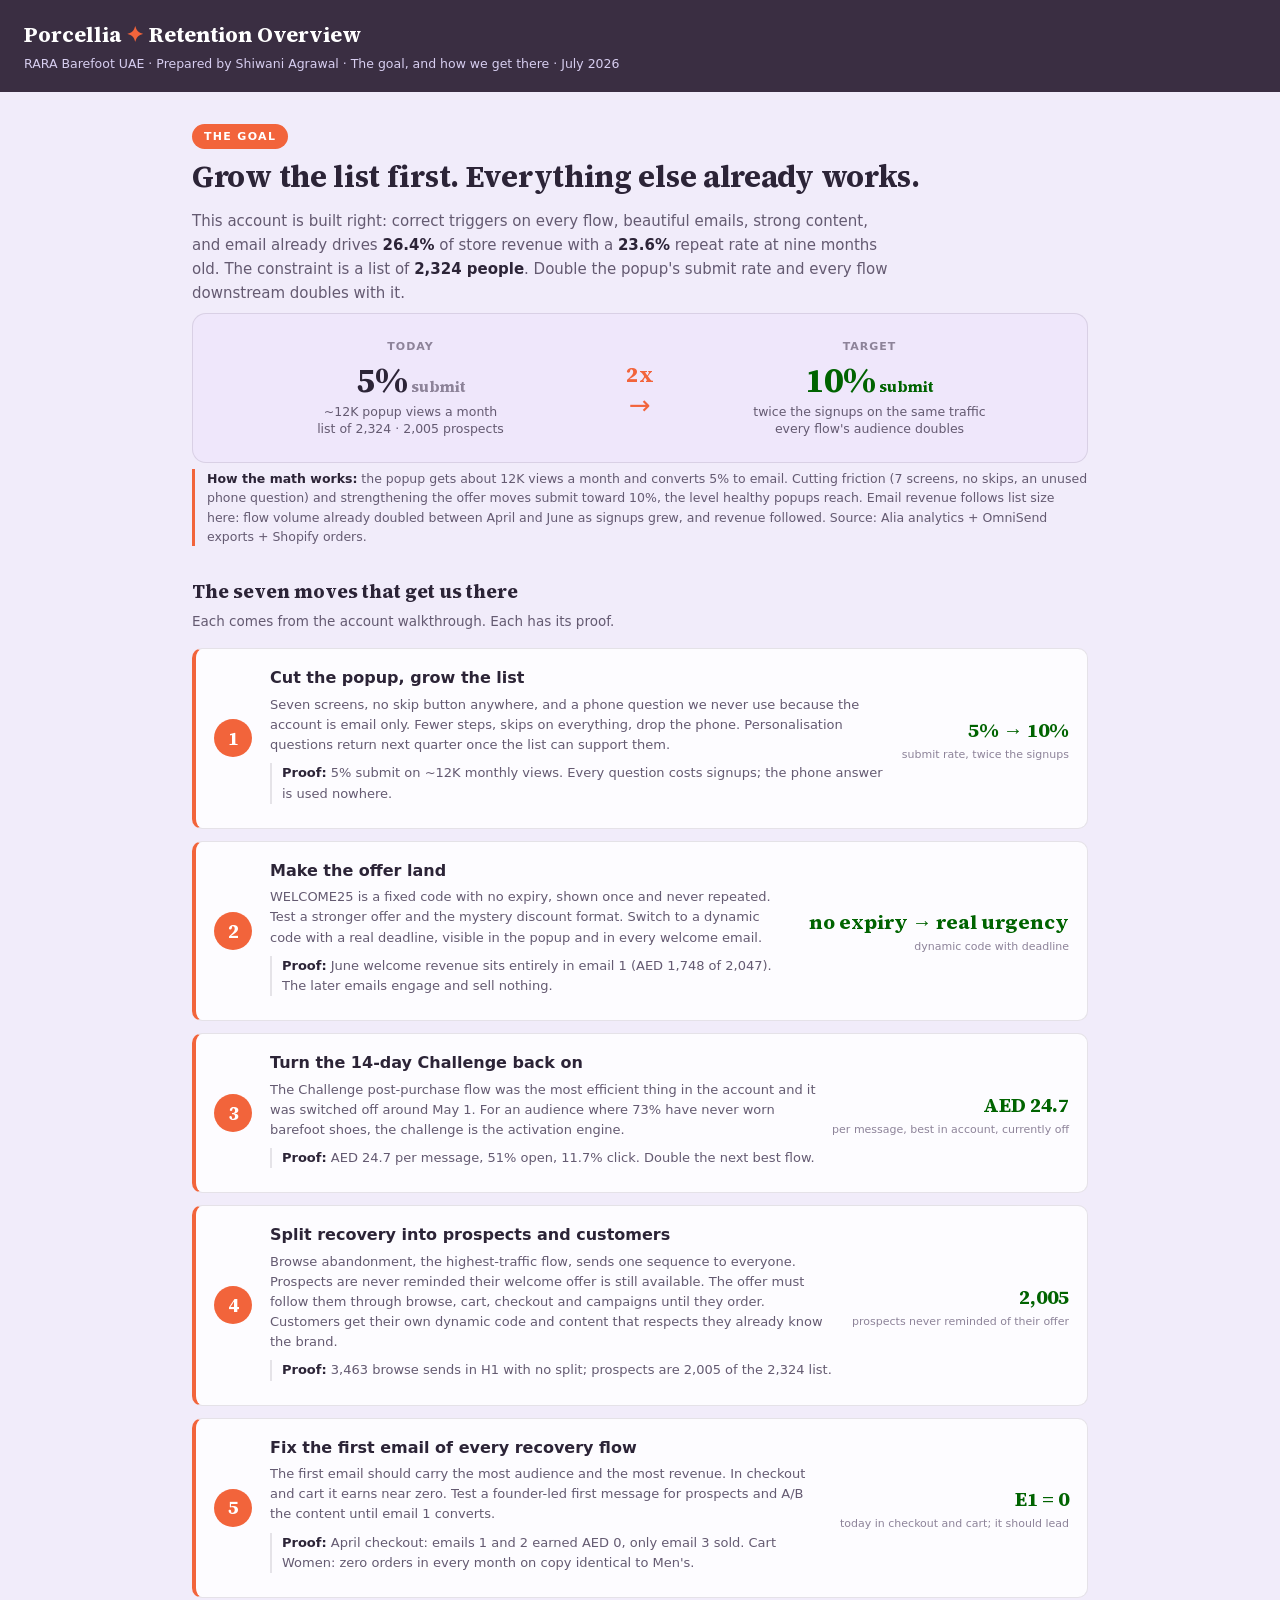
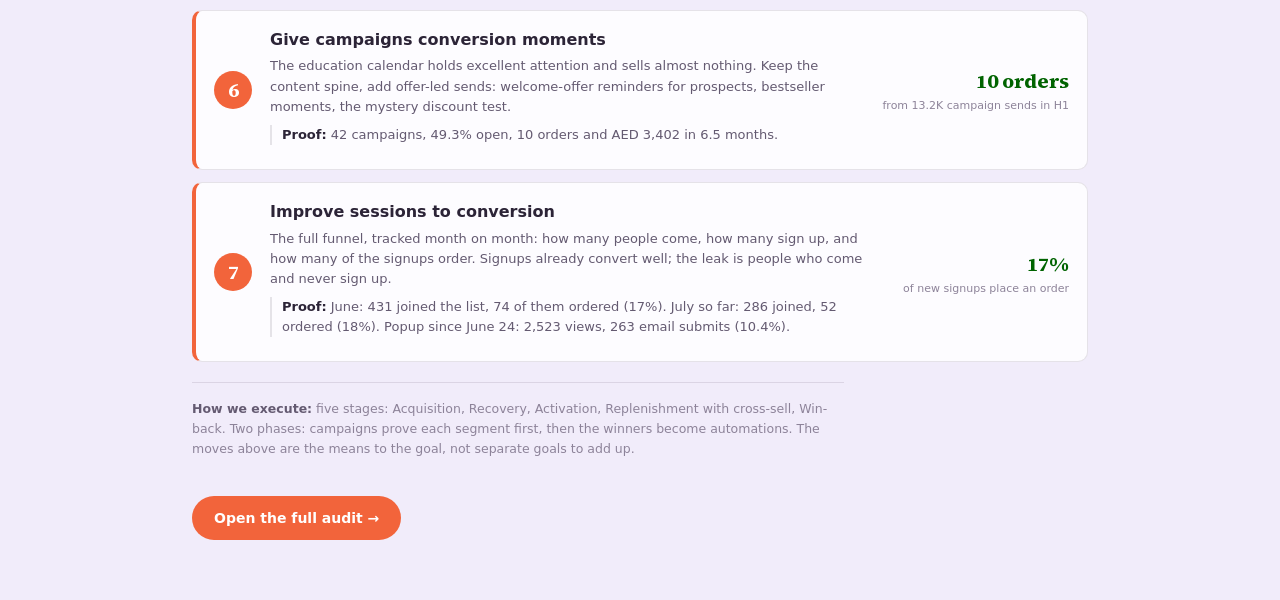
<file: rara-barefoot-uae/overview.html>
<!doctype html>
<html lang="en">
<head>
<meta charset="utf-8">
<meta name="viewport" content="width=device-width, initial-scale=1">
<title>RARA Barefoot UAE · Retention Overview</title>
<link rel="stylesheet" href="porc-fonts.css">
<style>
  :root{
    --page:#f1ecfa; --card:#fdfcff; --ink:#2c2437; --ink2:#645a71; --muted:#8d8399;
    --ring:rgba(58,46,66,.12); --accent:#f2643b; --accent-ink:#b03e1c;
    --good-text:#006300; --seq700:#3a2e42; --hero:#efe7fb;
  }
  @media (prefers-color-scheme: dark){
    :root{ --page:#221b2c; --card:#2f2739; --ink:#f4f0fa; --ink2:#c3b9d1; --muted:#948aa3;
      --ring:rgba(244,240,250,.12); --accent:#f2643b; --accent-ink:#ff8a63; --good-text:#3ecf3e; --seq700:#e4d4ff; --hero:#3a2f4a; }
  }
  :root[data-theme="dark"]{ --page:#221b2c; --card:#2f2739; --ink:#f4f0fa; --ink2:#c3b9d1; --muted:#948aa3;
    --ring:rgba(244,240,250,.12); --accent:#f2643b; --accent-ink:#ff8a63; --good-text:#3ecf3e; --seq700:#e4d4ff; --hero:#3a2f4a; }
  :root[data-theme="light"]{ --page:#f1ecfa; --card:#fdfcff; --ink:#2c2437; --ink2:#645a71; --muted:#8d8399;
    --ring:rgba(58,46,66,.12); --accent:#f2643b; --accent-ink:#b03e1c; --good-text:#006300; --seq700:#3a2e42; --hero:#efe7fb; }
  *{box-sizing:border-box;}
  body{margin:0;background:var(--page);color:var(--ink);font:14.5px/1.6 'Poppins',system-ui,-apple-system,"Segoe UI",sans-serif;}
  header.top{background:var(--seq700);color:#fff;padding:18px 24px;}
  header .brandmark{font-family:'PorcSerif',Georgia,serif;font-weight:700;font-size:21px;color:#fff;}
  header .brandmark em{font-style:normal;color:var(--accent);}
  header .subtitle{color:#d7cef0;font-size:12.5px;margin-top:2px;}
  .wrap{max-width:940px;margin:0 auto;padding:0 22px 60px;}
  .eyebrow{display:inline-block;font-size:11px;font-weight:600;letter-spacing:.12em;text-transform:uppercase;color:#fff;background:var(--accent);padding:4px 12px;border-radius:99px;margin:32px 0 10px;}
  h1{font-family:'PorcSerif',Georgia,serif;font-weight:700;font-size:30px;line-height:1.18;margin:0 0 14px;letter-spacing:-.01em;}
  .lead{color:var(--ink2);max-width:74ch;font-size:15px;margin:0 0 8px;}
  .lead b{color:var(--ink);}
  .hero{background:var(--hero);border:1px solid var(--ring);border-radius:14px;padding:24px;margin:8px 0 6px;display:grid;grid-template-columns:1fr auto 1fr;gap:22px;align-items:center;}
  .hero .col{text-align:center;}
  .hero .lab{font-size:11px;color:var(--muted);text-transform:uppercase;letter-spacing:.09em;font-weight:700;}
  .hero .amt{font-family:'PorcSerif',Georgia,serif;font-weight:800;font-size:34px;line-height:1.05;margin:8px 0 4px;}
  .hero .col.to .amt{color:var(--good-text);}
  .hero .sub{font-size:12.5px;color:var(--ink2);line-height:1.4;}
  .hero .mid{text-align:center;}
  .hero .mult{font-family:'PorcSerif',Georgia,serif;font-weight:800;font-size:22px;color:var(--accent);}
  .hero .arrow{font-size:26px;color:var(--accent);line-height:1;}
  .herohow{font-size:12.5px;color:var(--ink2);margin:0 0 4px;padding-left:12px;border-left:3px solid var(--accent);line-height:1.55;}
  .herohow b{color:var(--ink);}
  .sechead{font-family:'PorcSerif',Georgia,serif;font-weight:700;font-size:19px;margin:30px 0 4px;}
  .secsub{color:var(--ink2);font-size:13.5px;margin:0 0 16px;}
  .levers{display:grid;gap:12px;}
  .lever{background:var(--card);border:1px solid var(--ring);border-left:4px solid var(--accent);border-radius:10px;padding:16px 18px;display:grid;grid-template-columns:40px 1fr minmax(150px,auto);gap:16px;align-items:center;}
  .lvn{font-family:'PorcSerif',Georgia,serif;font-weight:700;font-size:19px;color:#fff;background:var(--accent);border-radius:99px;width:38px;height:38px;display:grid;place-items:center;}
  .lvbody h3{margin:0 0 4px;font-size:16px;}
  .lvbody p{margin:0 0 8px;font-size:13px;color:var(--ink2);line-height:1.55;}
  .lvbody p b{color:var(--ink);}
  .why{font-size:11.5px;color:var(--muted);margin:0 0 4px;padding-left:10px;border-left:2px solid var(--ring);line-height:1.5;}
  .why b{color:var(--ink2);font-weight:600;}
  .lvgain{text-align:right;}
  .lvg-num{display:block;font-family:'PorcSerif',Georgia,serif;font-weight:800;font-size:20px;color:var(--good-text);white-space:nowrap;}
  .lvg-lab{display:block;font-size:11px;color:var(--muted);line-height:1.35;margin-top:2px;}
  .note{font-size:12.5px;color:var(--muted);margin-top:20px;max-width:82ch;border-top:1px solid var(--ring);padding-top:16px;}
  .note b{color:var(--ink2);}
  .fullbtn{display:inline-flex;align-items:center;gap:8px;margin-top:24px;font-size:14px;font-weight:600;color:#fff;background:var(--accent);text-decoration:none;border-radius:99px;padding:11px 22px;}
  @media(max-width:660px){
    .hero{grid-template-columns:1fr;gap:14px;}
    .hero .arrow{transform:rotate(90deg);}
    .lever{grid-template-columns:34px 1fr;}
    .lvgain{grid-column:2;text-align:left;margin-top:2px;}
    h1{font-size:24px;} .hero .amt{font-size:30px;}
  }
</style>
</head>
<body>
<header class="top">
  <div class="brandmark">Porcellia <em>✦</em> Retention Overview</div>
  <div class="subtitle">RARA Barefoot UAE · Prepared by Shiwani Agrawal · The goal, and how we get there · July 2026</div>
</header>

<main class="wrap">
  <p class="eyebrow">The goal</p>
  <h1>Grow the list first. Everything else already works.</h1>
  <p class="lead">This account is built right: correct triggers on every flow, beautiful emails, strong content, and email already drives <b>26.4%</b> of store revenue with a <b>23.6%</b> repeat rate at nine months old. The constraint is a list of <b>2,324 people</b>. Double the popup's submit rate and every flow downstream doubles with it.</p>

  <div class="hero">
    <div class="col today">
      <div class="lab">Today</div>
      <div class="amt">5%<span style="font-size:15px;font-weight:600;color:var(--muted)"> submit</span></div>
      <div class="sub">~12K popup views a month<br>list of 2,324 · 2,005 prospects</div>
    </div>
    <div class="mid">
      <div class="mult">2x</div>
      <div class="arrow">→</div>
    </div>
    <div class="col to">
      <div class="lab">Target</div>
      <div class="amt">10%<span style="font-size:15px;font-weight:600;color:var(--good-text)"> submit</span></div>
      <div class="sub">twice the signups on the same traffic<br>every flow's audience doubles</div>
    </div>
  </div>
  <p class="herohow"><b>How the math works:</b> the popup gets about 12K views a month and converts 5% to email. Cutting friction (7 screens, no skips, an unused phone question) and strengthening the offer moves submit toward 10%, the level healthy popups reach. Email revenue follows list size here: flow volume already doubled between April and June as signups grew, and revenue followed. Source: Alia analytics + OmniSend exports + Shopify orders.</p>

  <h2 class="sechead">The seven moves that get us there</h2>
  <p class="secsub">Each comes from the account walkthrough. Each has its proof.</p>

  <div class="levers">

    <div class="lever">
      <span class="lvn">1</span>
      <div class="lvbody">
        <h3>Cut the popup, grow the list</h3>
        <p>Seven screens, no skip button anywhere, and a phone question we never use because the account is email only. Fewer steps, skips on everything, drop the phone. Personalisation questions return next quarter once the list can support them.</p>
        <p class="why"><b>Proof:</b> 5% submit on ~12K monthly views. Every question costs signups; the phone answer is used nowhere.</p>
      </div>
      <div class="lvgain"><span class="lvg-num">5% → 10%</span><span class="lvg-lab">submit rate, twice the signups</span></div>
    </div>

    <div class="lever">
      <span class="lvn">2</span>
      <div class="lvbody">
        <h3>Make the offer land</h3>
        <p>WELCOME25 is a fixed code with no expiry, shown once and never repeated. Test a stronger offer and the mystery discount format. Switch to a dynamic code with a real deadline, visible in the popup and in every welcome email.</p>
        <p class="why"><b>Proof:</b> June welcome revenue sits entirely in email 1 (AED 1,748 of 2,047). The later emails engage and sell nothing.</p>
      </div>
      <div class="lvgain"><span class="lvg-num">no expiry → real urgency</span><span class="lvg-lab">dynamic code with deadline</span></div>
    </div>

    <div class="lever">
      <span class="lvn">3</span>
      <div class="lvbody">
        <h3>Turn the 14-day Challenge back on</h3>
        <p>The Challenge post-purchase flow was the most efficient thing in the account and it was switched off around May 1. For an audience where 73% have never worn barefoot shoes, the challenge is the activation engine.</p>
        <p class="why"><b>Proof:</b> AED 24.7 per message, 51% open, 11.7% click. Double the next best flow.</p>
      </div>
      <div class="lvgain"><span class="lvg-num">AED 24.7</span><span class="lvg-lab">per message, best in account, currently off</span></div>
    </div>

    <div class="lever">
      <span class="lvn">4</span>
      <div class="lvbody">
        <h3>Split recovery into prospects and customers</h3>
        <p>Browse abandonment, the highest-traffic flow, sends one sequence to everyone. Prospects are never reminded their welcome offer is still available. The offer must follow them through browse, cart, checkout and campaigns until they order. Customers get their own dynamic code and content that respects they already know the brand.</p>
        <p class="why"><b>Proof:</b> 3,463 browse sends in H1 with no split; prospects are 2,005 of the 2,324 list.</p>
      </div>
      <div class="lvgain"><span class="lvg-num">2,005</span><span class="lvg-lab">prospects never reminded of their offer</span></div>
    </div>

    <div class="lever">
      <span class="lvn">5</span>
      <div class="lvbody">
        <h3>Fix the first email of every recovery flow</h3>
        <p>The first email should carry the most audience and the most revenue. In checkout and cart it earns near zero. Test a founder-led first message for prospects and A/B the content until email 1 converts.</p>
        <p class="why"><b>Proof:</b> April checkout: emails 1 and 2 earned AED 0, only email 3 sold. Cart Women: zero orders in every month on copy identical to Men's.</p>
      </div>
      <div class="lvgain"><span class="lvg-num">E1 = 0</span><span class="lvg-lab">today in checkout and cart; it should lead</span></div>
    </div>

    <div class="lever">
      <span class="lvn">6</span>
      <div class="lvbody">
        <h3>Give campaigns conversion moments</h3>
        <p>The education calendar holds excellent attention and sells almost nothing. Keep the content spine, add offer-led sends: welcome-offer reminders for prospects, bestseller moments, the mystery discount test.</p>
        <p class="why"><b>Proof:</b> 42 campaigns, 49.3% open, 10 orders and AED 3,402 in 6.5 months.</p>
      </div>
      <div class="lvgain"><span class="lvg-num">10 orders</span><span class="lvg-lab">from 13.2K campaign sends in H1</span></div>
    </div>

    <div class="lever">
      <span class="lvn">7</span>
      <div class="lvbody">
        <h3>Improve sessions to conversion</h3>
        <p>The full funnel, tracked month on month: how many people come, how many sign up, and how many of the signups order. Signups already convert well; the leak is people who come and never sign up.</p>
        <p class="why"><b>Proof:</b> June: 431 joined the list, 74 of them ordered (17%). July so far: 286 joined, 52 ordered (18%). Popup since June 24: 2,523 views, 263 email submits (10.4%).</p>
      </div>
      <div class="lvgain"><span class="lvg-num">17%</span><span class="lvg-lab">of new signups place an order</span></div>
    </div>

  </div>

  <p class="note"><b>How we execute:</b> five stages: Acquisition, Recovery, Activation, Replenishment with cross-sell, Win-back. Two phases: campaigns prove each segment first, then the winners become automations. The moves above are the means to the goal, not separate goals to add up.</p>

  <a class="fullbtn" href="index.html">Open the full audit →</a>
</main>
</body>
</html>
</file>
<file: justhuman/porc-fonts.css>
@font-face{font-family:'PorcSerif';font-style:normal;font-weight:700;font-display:swap;src:url([data-uri]) format('woff2');}
  @font-face{font-family:'Poppins';font-style:normal;font-weight:400;font-display:swap;
  @font-face{font-family:'Poppins';font-style:normal;font-weight:600;font-display:swap;
</file>
<file: rara-barefoot-india/porc-fonts.css>
@font-face{font-family:'PorcSerif';font-style:normal;font-weight:700;font-display:swap;src:url([data-uri]) format('woff2');}
  @font-face{font-family:'Poppins';font-style:normal;font-weight:400;font-display:swap;
  @font-face{font-family:'Poppins';font-style:normal;font-weight:600;font-display:swap;
</file>
<file: rara-barefoot-uae/porc-fonts.css>
@font-face{font-family:'PorcSerif';font-style:normal;font-weight:700;font-display:swap;src:url([data-uri]) format('woff2');}
  @font-face{font-family:'Poppins';font-style:normal;font-weight:400;font-display:swap;
  @font-face{font-family:'Poppins';font-style:normal;font-weight:600;font-display:swap;
</file>
<file: subtle/porc-fonts.css>
@font-face{font-family:'PorcSerif';font-style:normal;font-weight:700;font-display:swap;src:url([data-uri]) format('woff2');}
  @font-face{font-family:'Poppins';font-style:normal;font-weight:400;font-display:swap;
  @font-face{font-family:'Poppins';font-style:normal;font-weight:600;font-display:swap;
</file>
<file: boldfit/porc-fonts.css>
@font-face{font-family:'PorcSerif';font-style:normal;font-weight:700;font-display:swap;src:url([data-uri]) format('woff2');}
  @font-face{font-family:'Poppins';font-style:normal;font-weight:400;font-display:swap;
  @font-face{font-family:'Poppins';font-style:normal;font-weight:600;font-display:swap;
</file>
